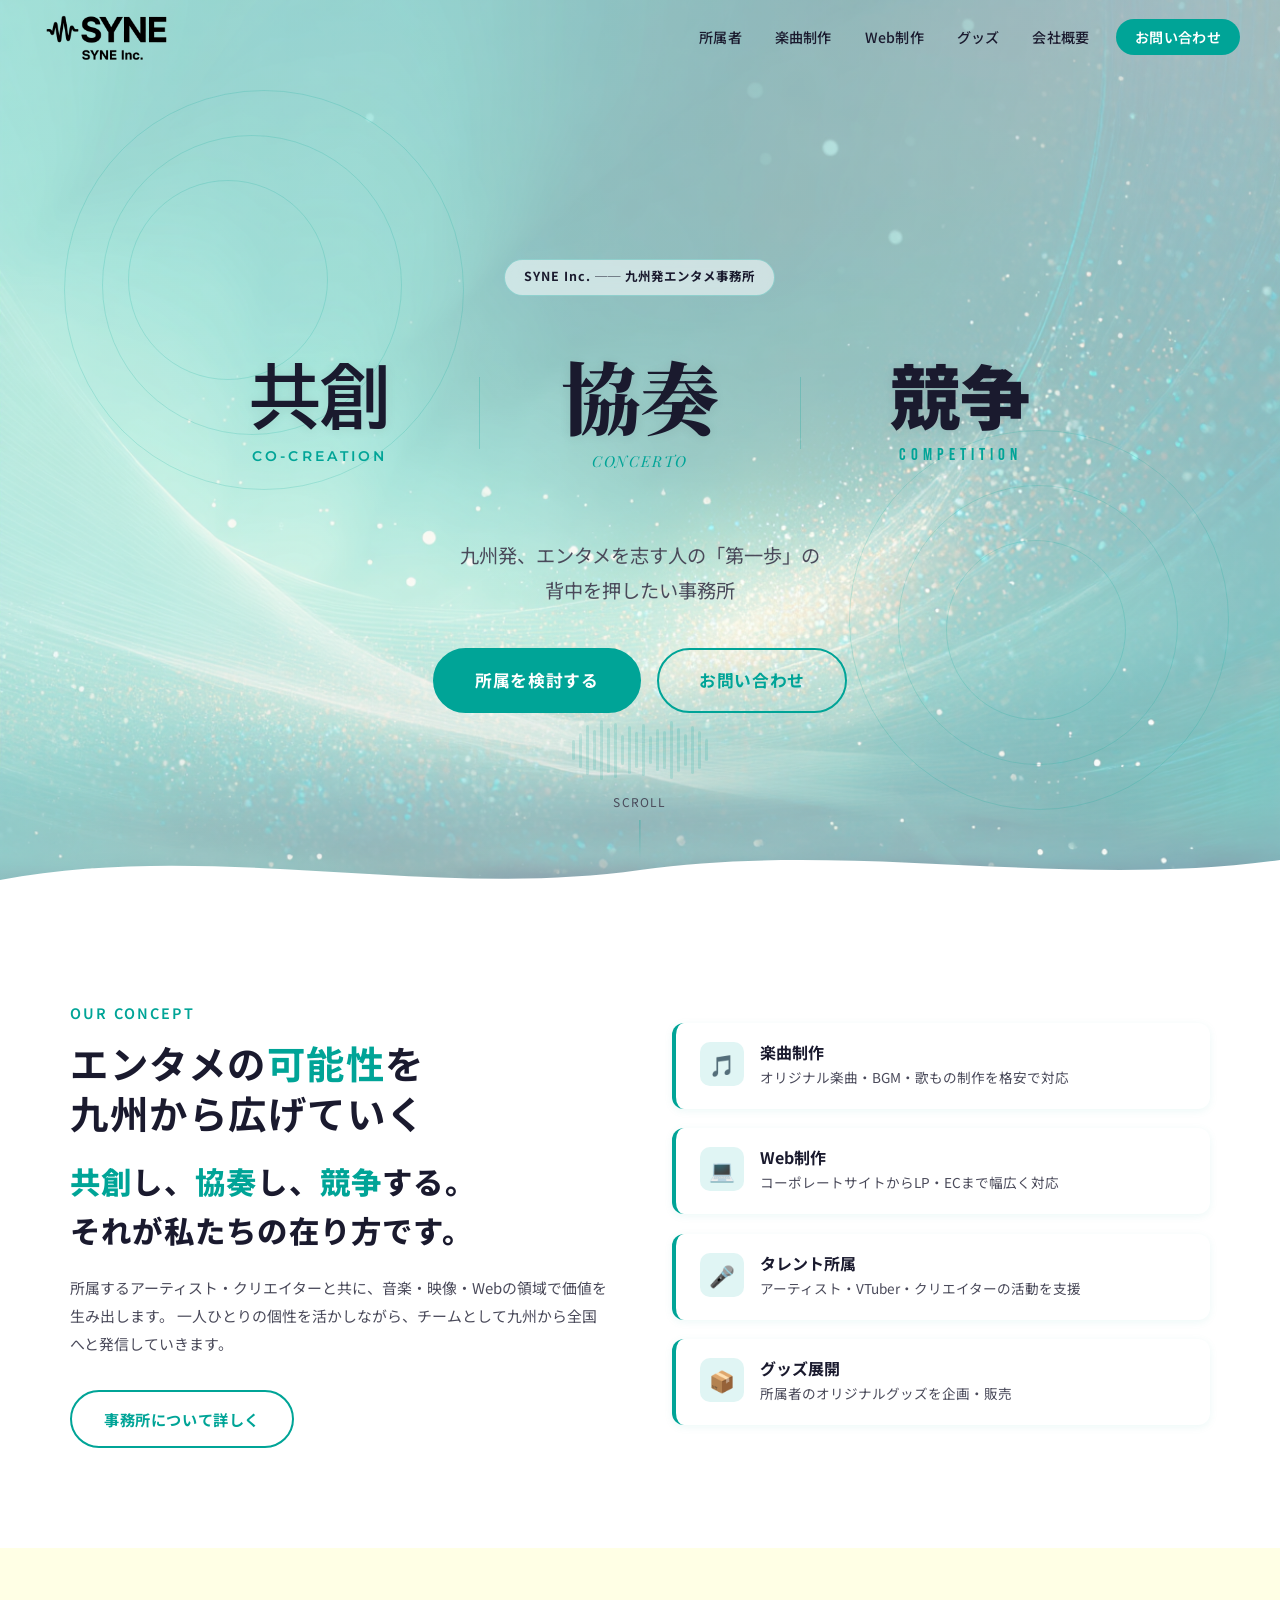
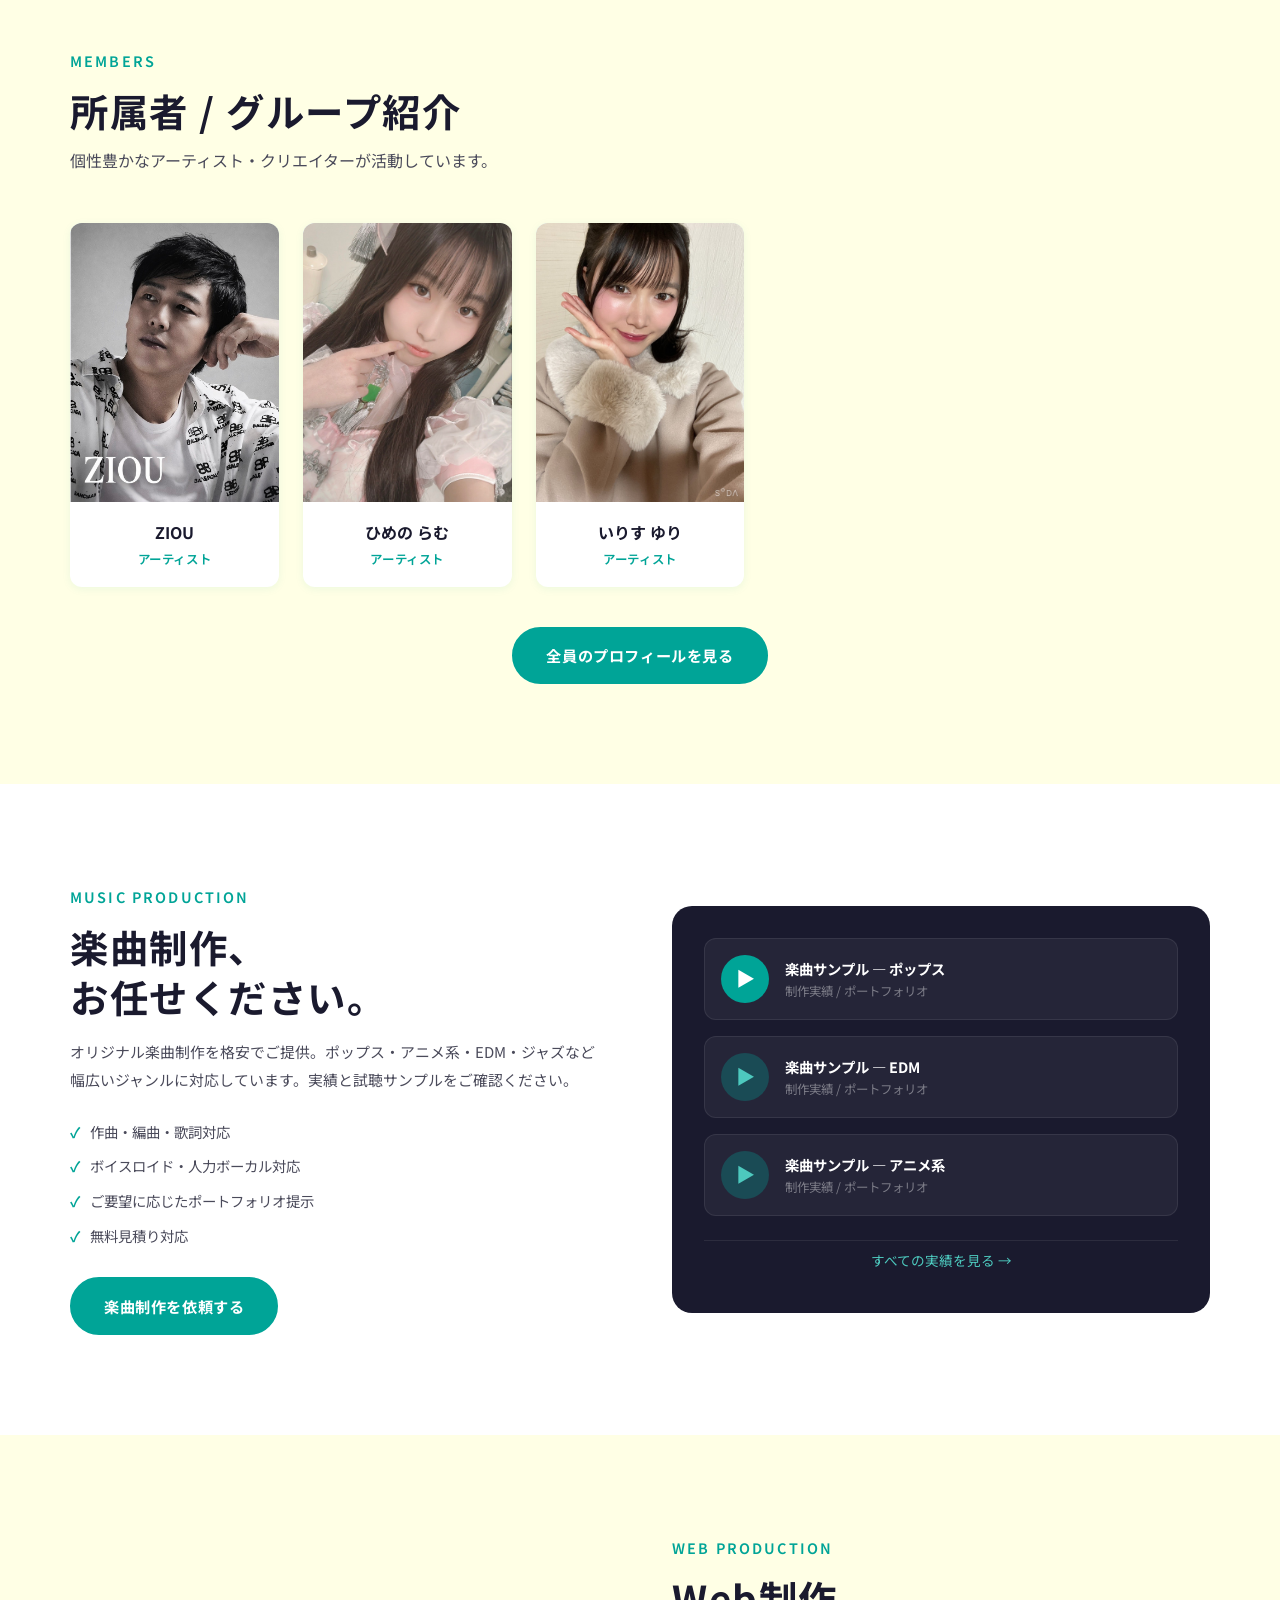
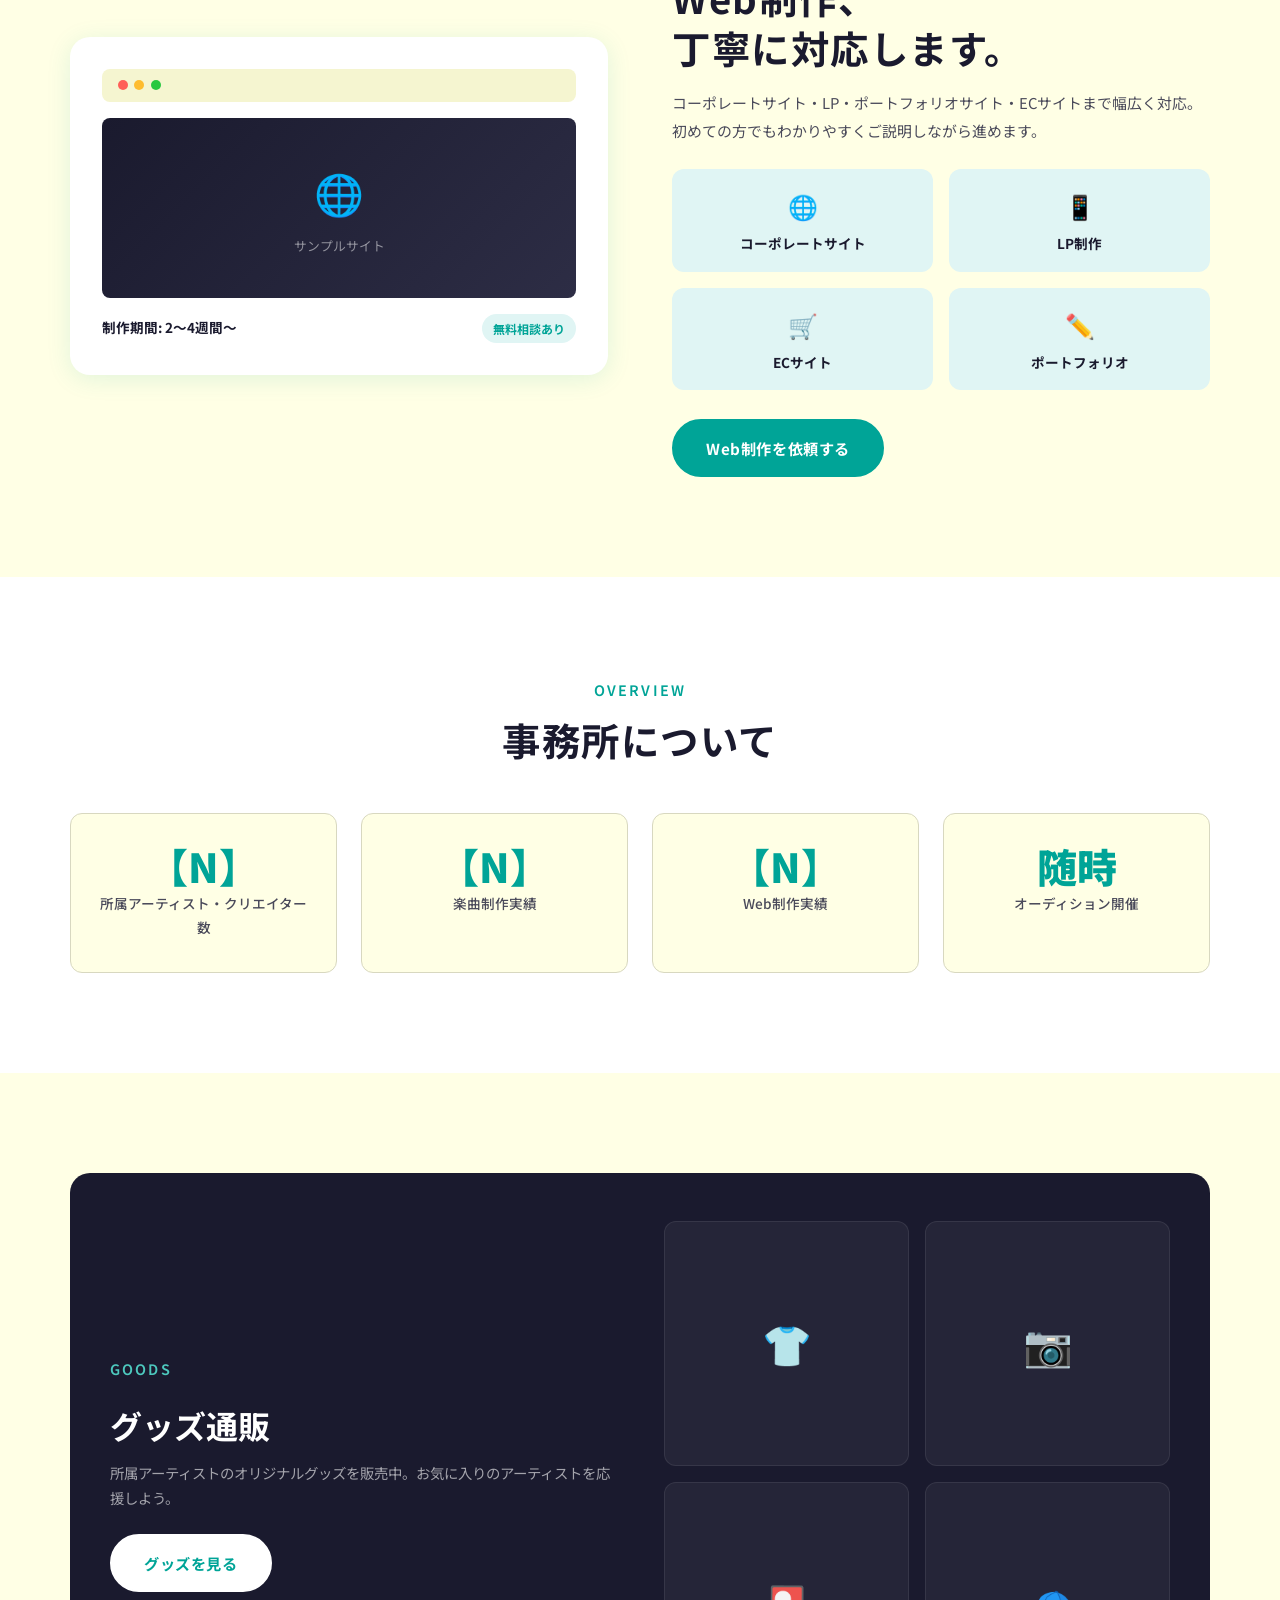
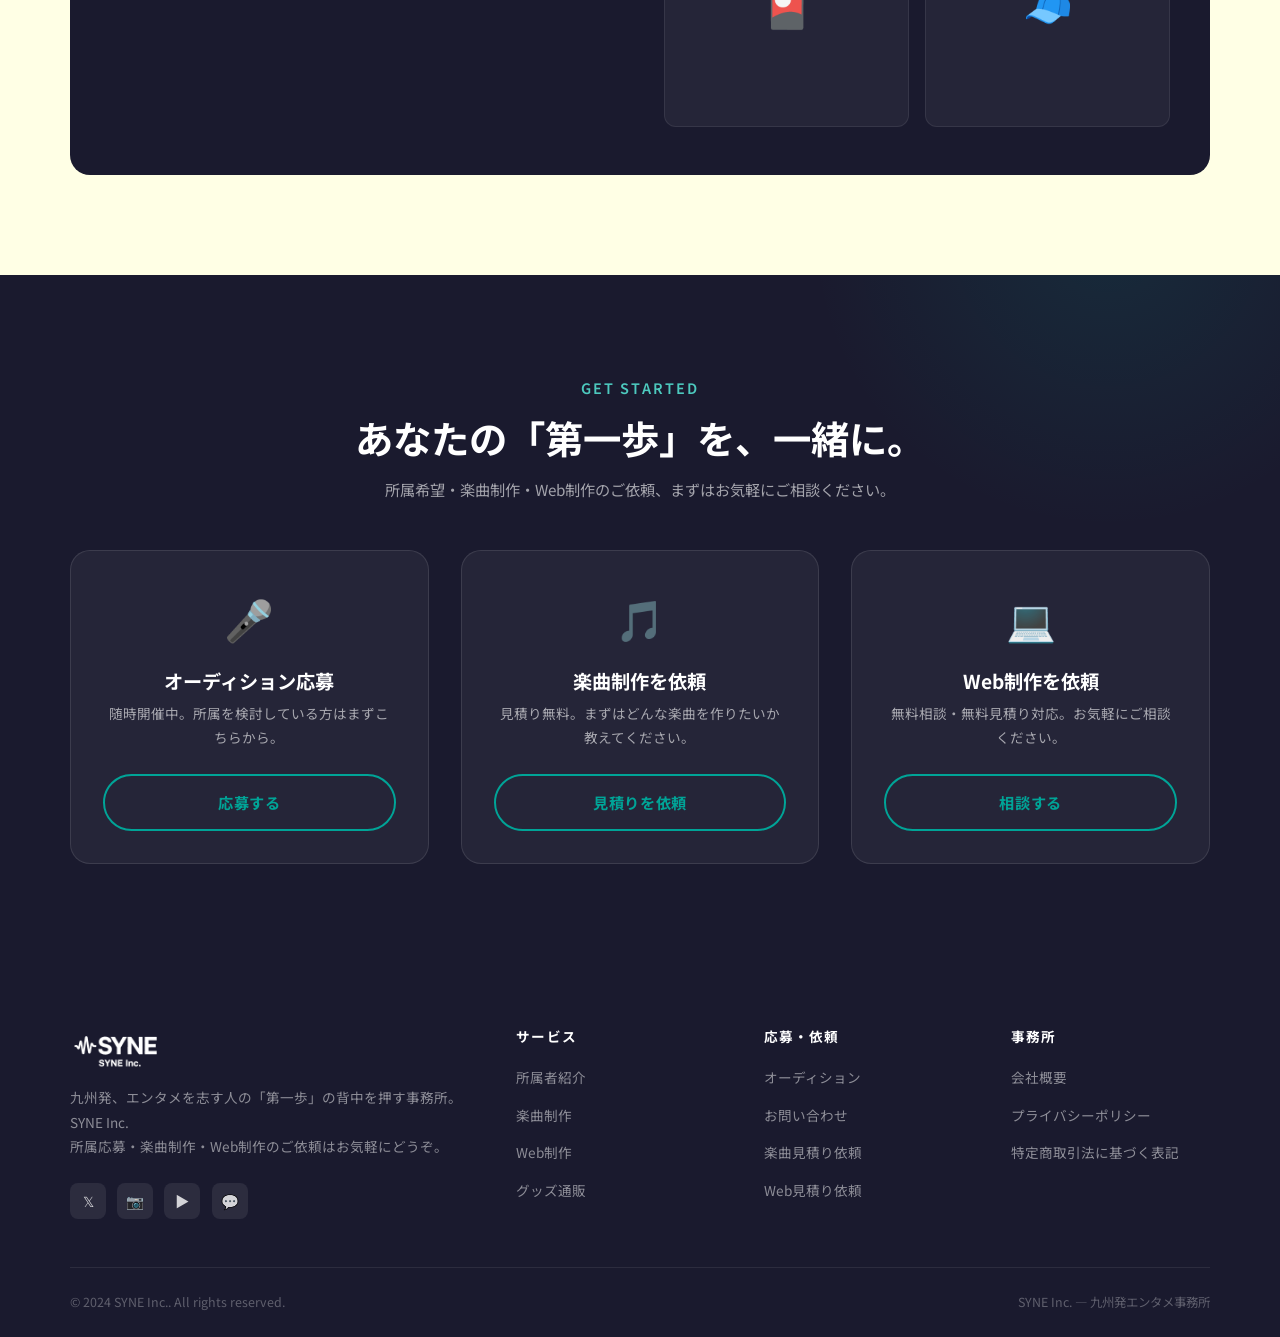
<file: index.html>
<!DOCTYPE html>
<html lang="ja">
<head>
  <meta charset="UTF-8">
  <meta name="viewport" content="width=device-width, initial-scale=1.0">
  <title>SYNE Inc. - 共創 協奏 競争</title>
  <meta name="description" content="九州発、エンタメを志す人の「第一歩」の背中を押す事務所。SYNE Inc.所属応募・楽曲制作・Web制作のご依頼はこちら。">
  <link rel="preconnect" href="https://fonts.googleapis.com">
  <link rel="preconnect" href="https://fonts.gstatic.com" crossorigin>
  <link href="https://fonts.googleapis.com/css2?family=Noto+Sans+JP:wght@400;500;700;900&family=Noto+Serif+JP:wght@700;900&family=BIZ+UDPGothic:wght@400;700&family=Montserrat:wght@500;600;700&family=Playfair+Display:ital,wght@0,700;1,400;1,700&family=Bebas+Neue&display=swap" rel="stylesheet">
  <link rel="stylesheet" href="css/style.css">
  <style>
    /* Additional top-page styles */
    .overview-grid {
      display: grid;
      grid-template-columns: repeat(auto-fit, minmax(200px, 1fr));
      gap: 1.5rem;
    }
    .overview-item {
      text-align: center;
      padding: 2rem 1.5rem;
      background: var(--base);
      border-radius: var(--radius);
      border: 1px solid var(--border);
      transition: transform var(--transition), box-shadow var(--transition);
    }
    .overview-item:hover {
      transform: translateY(-4px);
      box-shadow: var(--shadow);
    }
    .overview-num {
      font-size: 2.5rem;
      font-weight: 900;
      color: var(--accent);
      line-height: 1;
      margin-bottom: 0.4rem;
    }
    .overview-label {
      font-size: 0.85rem;
      color: var(--text-mid);
      font-weight: 500;
    }
    .goods-preview-inner {
      background: var(--text-dark);
      border-radius: var(--radius-lg);
      padding: 3rem 2.5rem;
      display: grid;
      grid-template-columns: 1fr 1fr;
      gap: 3rem;
      align-items: center;
    }
    .goods-preview-text h2 {
      font-size: clamp(1.4rem, 2.5vw, 2rem);
      color: var(--white);
      margin-bottom: 0.8rem;
    }
    .goods-preview-text p {
      color: rgba(255,255,255,0.6);
      font-size: 0.9rem;
      margin-bottom: 1.5rem;
    }
    .goods-preview-items {
      display: grid;
      grid-template-columns: 1fr 1fr;
      gap: 1rem;
    }
    .goods-preview-item {
      background: rgba(255,255,255,0.05);
      border-radius: var(--radius);
      aspect-ratio: 1;
      display: flex;
      align-items: center;
      justify-content: center;
      font-size: 2.5rem;
      border: 1px solid rgba(255,255,255,0.08);
      transition: background var(--transition);
    }
    .goods-preview-item:hover {
      background: rgba(0, 164, 151, 0.15);
    }
    @media (max-width: 700px) {
      .goods-preview-inner {
        grid-template-columns: 1fr;
      }
    }
  </style>
</head>
<body>

<!-- NAVIGATION -->
<nav class="navbar">
  <div class="nav-container">
    <a href="index.html" class="nav-logo">
      <img src="images/logo.png" alt="事務所名" class="nav-logo-img" onerror="this.outerHTML='【<span class=&quot;logo-accent&quot;>事務所名</span>】'">
    </a>
    <button class="nav-toggle" aria-label="メニュー">
      <span></span><span></span><span></span>
    </button>
    <ul class="nav-menu">
      <li><a href="profiles.html">所属者</a></li>
      <li><a href="music.html">楽曲制作</a></li>
      <li><a href="web.html">Web制作</a></li>
      <li><a href="goods.html">グッズ</a></li>
      <li><a href="company.html">会社概要</a></li>
      <li><a href="contact.html" class="btn-nav">お問い合わせ</a></li>
    </ul>
  </div>
</nav>

<!-- HERO / FIRST VIEW -->
<section class="hero">
  <div class="hero-bg">
    <div class="wave-circle"></div>
    <div class="wave-circle"></div>
    <div class="wave-circle"></div>
    <div class="wave-circle"></div>
    <div class="wave-circle"></div>
    <div class="wave-circle"></div>
  </div>

  <div class="hero-content">
    <div class="hero-tag">SYNE Inc. ── 九州発エンタメ事務所</div>
  </div>

  <div class="hero-concepts" role="heading" aria-level="1">
    <div class="concept-item concept-1">
      <span class="concept-ja">共創</span>
      <span class="concept-en">Co-creation</span>
    </div>
    <div class="concept-divider"></div>
    <div class="concept-item concept-2">
      <span class="concept-ja">協奏</span>
      <span class="concept-en">Concerto</span>
    </div>
    <div class="concept-divider"></div>
    <div class="concept-item concept-3">
      <span class="concept-ja">競争</span>
      <span class="concept-en">Competition</span>
    </div>
  </div>

  <div class="hero-content">
    <p class="hero-sub">
      九州発、エンタメを志す人の「第一歩」の<br>背中を押したい事務所
    </p>
    <div class="hero-ctas">
      <a href="audition.html" class="btn btn-primary btn-lg">所属を検討する</a>
      <a href="contact.html" class="btn btn-outline btn-lg">お問い合わせ</a>
    </div>
  </div>

  <!-- Sound wave decoration -->
  <div class="sound-wave" aria-hidden="true">
    <div class="sound-bar"></div><div class="sound-bar"></div><div class="sound-bar"></div>
    <div class="sound-bar"></div><div class="sound-bar"></div><div class="sound-bar"></div>
    <div class="sound-bar"></div><div class="sound-bar"></div><div class="sound-bar"></div>
    <div class="sound-bar"></div><div class="sound-bar"></div><div class="sound-bar"></div>
    <div class="sound-bar"></div><div class="sound-bar"></div><div class="sound-bar"></div>
    <div class="sound-bar"></div><div class="sound-bar"></div><div class="sound-bar"></div>
    <div class="sound-bar"></div><div class="sound-bar"></div>
  </div>

  <div class="hero-scroll">SCROLL</div>

  <!-- Wave bottom -->
  <div class="hero-wave-bottom">
    <svg viewBox="0 0 1440 60" xmlns="http://www.w3.org/2000/svg" preserveAspectRatio="none" style="display:block;width:100%;height:60px;">
      <path d="M0,40 C240,0 480,60 720,30 C960,0 1200,50 1440,20 L1440,60 L0,60 Z" fill="#ffffff"/>
    </svg>
  </div>
</section>

<!-- MISSION / CONCEPT -->
<section class="section section--alt">
  <div class="container">
    <div class="mission-grid">
      <div class="reveal">
        <p class="section-subtitle">OUR CONCEPT</p>
        <h2 class="section-title" style="margin-bottom:1.2rem;">
          エンタメの<span>可能性</span>を<br>九州から広げていく
        </h2>
        <p class="mission-copy">
          <em>共創</em>し、<em>協奏</em>し、<em>競争</em>する。<br>
          それが私たちの在り方です。
        </p>
        <p style="margin-top:1.2rem; color:var(--text-mid); font-size:0.93rem; line-height:1.9;">
          所属するアーティスト・クリエイターと共に、音楽・映像・Webの領域で価値を生み出します。
          一人ひとりの個性を活かしながら、チームとして九州から全国へと発信していきます。
        </p>
        <div style="margin-top:2rem;">
          <a href="company.html" class="btn btn-outline">事務所について詳しく</a>
        </div>
      </div>

      <div class="mission-visual reveal reveal-delay-2">
        <div class="mission-card">
          <div class="mission-card-icon">🎵</div>
          <div>
            <h3>楽曲制作</h3>
            <p>オリジナル楽曲・BGM・歌もの制作を格安で対応</p>
          </div>
        </div>
        <div class="mission-card">
          <div class="mission-card-icon">💻</div>
          <div>
            <h3>Web制作</h3>
            <p>コーポレートサイトからLP・ECまで幅広く対応</p>
          </div>
        </div>
        <div class="mission-card">
          <div class="mission-card-icon">🎤</div>
          <div>
            <h3>タレント所属</h3>
            <p>アーティスト・VTuber・クリエイターの活動を支援</p>
          </div>
        </div>
        <div class="mission-card">
          <div class="mission-card-icon">📦</div>
          <div>
            <h3>グッズ展開</h3>
            <p>所属者のオリジナルグッズを企画・販売</p>
          </div>
        </div>
      </div>
    </div>
  </div>
</section>

<!-- MEMBERS PREVIEW -->
<section class="section">
  <div class="container">
    <div class="section-header reveal">
      <p class="section-subtitle">MEMBERS</p>
      <h2 class="section-title">所属者 / グループ紹介</h2>
      <p class="section-lead" style="margin-top:0.6rem;">
        個性豊かなアーティスト・クリエイターが活動しています。
      </p>
    </div>

    <div class="member-preview-grid reveal">
      <div class="member-card">
        <div class="member-card-photo">
          <img src="images/member-ziou.jpg" alt="ZIOU">
        </div>
        <div class="member-card-body">
          <div class="member-card-name">ZIOU</div>
          <div class="member-card-role">アーティスト</div>
        </div>
      </div>
      <div class="member-card">
        <div class="member-card-photo">
          <img src="images/member-himeno.jpg" alt="ひめの らむ">
        </div>
        <div class="member-card-body">
          <div class="member-card-name">ひめの らむ</div>
          <div class="member-card-role">アーティスト</div>
        </div>
      </div>
      <div class="member-card">
        <div class="member-card-photo">
          <img src="images/member-iris.jpg" alt="いりす ゆり">
        </div>
        <div class="member-card-body">
          <div class="member-card-name">いりす ゆり</div>
          <div class="member-card-role">アーティスト</div>
        </div>
      </div>
    </div>

    <div style="text-align:center; margin-top:2.5rem;" class="reveal">
      <a href="profiles.html" class="btn btn-primary">全員のプロフィールを見る</a>
    </div>
  </div>
</section>

<!-- MUSIC SERVICE -->
<section class="section section--alt">
  <div class="container">
    <div style="display:grid; grid-template-columns:1fr 1fr; gap:4rem; align-items:center;">
      <div class="reveal">
        <p class="section-subtitle">MUSIC PRODUCTION</p>
        <h2 class="section-title">楽曲制作、<br>お任せください。</h2>
        <p style="color:var(--text-mid); font-size:0.93rem; line-height:1.9; margin:1rem 0 1.5rem;">
          オリジナル楽曲制作を格安でご提供。ポップス・アニメ系・EDM・ジャズなど幅広いジャンルに対応しています。実績と試聴サンプルをご確認ください。
        </p>
        <ul style="list-style:none; margin-bottom:1.8rem;">
          <li style="display:flex; gap:0.6rem; margin-bottom:0.6rem; font-size:0.9rem; color:var(--text-mid);">
            <span style="color:var(--accent); font-weight:700;">✓</span> 作曲・編曲・歌詞対応
          </li>
          <li style="display:flex; gap:0.6rem; margin-bottom:0.6rem; font-size:0.9rem; color:var(--text-mid);">
            <span style="color:var(--accent); font-weight:700;">✓</span> ボイスロイド・人力ボーカル対応
          </li>
          <li style="display:flex; gap:0.6rem; margin-bottom:0.6rem; font-size:0.9rem; color:var(--text-mid);">
            <span style="color:var(--accent); font-weight:700;">✓</span> ご要望に応じたポートフォリオ提示
          </li>
          <li style="display:flex; gap:0.6rem; font-size:0.9rem; color:var(--text-mid);">
            <span style="color:var(--accent); font-weight:700;">✓</span> 無料見積り対応
          </li>
        </ul>
        <a href="music.html" class="btn btn-primary">楽曲制作を依頼する</a>
      </div>
      <div class="reveal reveal-delay-2">
        <div style="background:var(--text-dark); border-radius:var(--radius-lg); padding:2rem; display:flex; flex-direction:column; gap:1rem;">
          <div style="background:rgba(255,255,255,0.05); border-radius:var(--radius); padding:1rem; display:flex; align-items:center; gap:1rem; border:1px solid rgba(255,255,255,0.08);">
            <div style="width:48px;height:48px;background:var(--accent);border-radius:50%;display:flex;align-items:center;justify-content:center;color:white;font-size:1.2rem;flex-shrink:0;">▶</div>
            <div>
              <div style="color:white;font-size:0.9rem;font-weight:700;">楽曲サンプル — ポップス</div>
              <div style="color:rgba(255,255,255,0.4);font-size:0.78rem;">制作実績 / ポートフォリオ</div>
            </div>
          </div>
          <div style="background:rgba(255,255,255,0.05); border-radius:var(--radius); padding:1rem; display:flex; align-items:center; gap:1rem; border:1px solid rgba(255,255,255,0.08);">
            <div style="width:48px;height:48px;background:rgba(0,164,151,0.3);border-radius:50%;display:flex;align-items:center;justify-content:center;color:var(--accent-mid);font-size:1.2rem;flex-shrink:0;">▶</div>
            <div>
              <div style="color:white;font-size:0.9rem;font-weight:700;">楽曲サンプル — EDM</div>
              <div style="color:rgba(255,255,255,0.4);font-size:0.78rem;">制作実績 / ポートフォリオ</div>
            </div>
          </div>
          <div style="background:rgba(255,255,255,0.05); border-radius:var(--radius); padding:1rem; display:flex; align-items:center; gap:1rem; border:1px solid rgba(255,255,255,0.08);">
            <div style="width:48px;height:48px;background:rgba(0,164,151,0.3);border-radius:50%;display:flex;align-items:center;justify-content:center;color:var(--accent-mid);font-size:1.2rem;flex-shrink:0;">▶</div>
            <div>
              <div style="color:white;font-size:0.9rem;font-weight:700;">楽曲サンプル — アニメ系</div>
              <div style="color:rgba(255,255,255,0.4);font-size:0.78rem;">制作実績 / ポートフォリオ</div>
            </div>
          </div>
          <a href="music.html" style="text-align:center;color:var(--accent-mid);font-size:0.85rem;padding:0.5rem;border-top:1px solid rgba(255,255,255,0.08);margin-top:0.5rem;">
            すべての実績を見る →
          </a>
        </div>
      </div>
    </div>
  </div>
</section>

<!-- WEB SERVICE -->
<section class="section">
  <div class="container">
    <div style="display:grid; grid-template-columns:1fr 1fr; gap:4rem; align-items:center;">
      <div class="reveal" style="order:2;">
        <p class="section-subtitle">WEB PRODUCTION</p>
        <h2 class="section-title">Web制作、<br>丁寧に対応します。</h2>
        <p style="color:var(--text-mid); font-size:0.93rem; line-height:1.9; margin:1rem 0 1.5rem;">
          コーポレートサイト・LP・ポートフォリオサイト・ECサイトまで幅広く対応。初めての方でもわかりやすくご説明しながら進めます。
        </p>
        <div style="display:grid; grid-template-columns:1fr 1fr; gap:1rem; margin-bottom:1.8rem;">
          <div style="background:var(--accent-light); border-radius:var(--radius); padding:1rem; text-align:center;">
            <div style="font-size:1.5rem; margin-bottom:0.3rem;">🌐</div>
            <div style="font-size:0.85rem; font-weight:700;">コーポレートサイト</div>
          </div>
          <div style="background:var(--accent-light); border-radius:var(--radius); padding:1rem; text-align:center;">
            <div style="font-size:1.5rem; margin-bottom:0.3rem;">📱</div>
            <div style="font-size:0.85rem; font-weight:700;">LP制作</div>
          </div>
          <div style="background:var(--accent-light); border-radius:var(--radius); padding:1rem; text-align:center;">
            <div style="font-size:1.5rem; margin-bottom:0.3rem;">🛒</div>
            <div style="font-size:0.85rem; font-weight:700;">ECサイト</div>
          </div>
          <div style="background:var(--accent-light); border-radius:var(--radius); padding:1rem; text-align:center;">
            <div style="font-size:1.5rem; margin-bottom:0.3rem;">✏️</div>
            <div style="font-size:0.85rem; font-weight:700;">ポートフォリオ</div>
          </div>
        </div>
        <a href="web.html" class="btn btn-primary">Web制作を依頼する</a>
      </div>
      <div class="reveal reveal-delay-2" style="order:1;">
        <div style="background:var(--white); border-radius:var(--radius-lg); padding:2rem; box-shadow:var(--shadow);">
          <div style="background:var(--base-dark); border-radius:8px; padding:0.7rem 1rem; display:flex; gap:0.4rem; margin-bottom:1rem;">
            <div style="width:10px;height:10px;border-radius:50%;background:#ff5f57;"></div>
            <div style="width:10px;height:10px;border-radius:50%;background:#febc2e;"></div>
            <div style="width:10px;height:10px;border-radius:50%;background:#28c840;"></div>
          </div>
          <div style="height:180px; background:linear-gradient(135deg,var(--text-dark),#2d2d45); border-radius:8px; display:flex;align-items:center;justify-content:center;">
            <div style="text-align:center;">
              <div style="color:var(--accent-mid); font-size:2.5rem;">🌐</div>
              <div style="color:rgba(255,255,255,0.5); font-size:0.8rem; margin-top:0.5rem;">サンプルサイト</div>
            </div>
          </div>
          <div style="margin-top:1rem; display:flex; justify-content:space-between; align-items:center;">
            <span style="font-size:0.85rem; font-weight:700; color:var(--text-dark);">制作期間: 2〜4週間〜</span>
            <span style="background:var(--accent-light); color:var(--accent); padding:0.25rem 0.7rem; border-radius:50px; font-size:0.75rem; font-weight:700;">無料相談あり</span>
          </div>
        </div>
      </div>
    </div>
  </div>
</section>

<!-- STATS / OVERVIEW -->
<section class="section section--alt">
  <div class="container">
    <div class="section-header section-header--center reveal">
      <p class="section-subtitle">OVERVIEW</p>
      <h2 class="section-title">事務所について</h2>
    </div>
    <div class="overview-grid reveal">
      <div class="overview-item">
        <div class="overview-num">【N】</div>
        <div class="overview-label">所属アーティスト・クリエイター数</div>
      </div>
      <div class="overview-item">
        <div class="overview-num">【N】</div>
        <div class="overview-label">楽曲制作実績</div>
      </div>
      <div class="overview-item">
        <div class="overview-num">【N】</div>
        <div class="overview-label">Web制作実績</div>
      </div>
      <div class="overview-item">
        <div class="overview-num">随時</div>
        <div class="overview-label">オーディション開催</div>
      </div>
    </div>
  </div>
</section>

<!-- GOODS -->
<section class="section">
  <div class="container">
    <div class="goods-preview-inner reveal">
      <div class="goods-preview-text">
        <p class="section-subtitle" style="color:var(--accent-mid);">GOODS</p>
        <h2>グッズ通販</h2>
        <p>所属アーティストのオリジナルグッズを販売中。お気に入りのアーティストを応援しよう。</p>
        <a href="goods.html" class="btn btn-white">グッズを見る</a>
      </div>
      <div class="goods-preview-items">
        <div class="goods-preview-item">👕</div>
        <div class="goods-preview-item">📷</div>
        <div class="goods-preview-item">🎴</div>
        <div class="goods-preview-item">🧢</div>
      </div>
    </div>
  </div>
</section>

<!-- CTA: AUDITION / CONTACT -->
<section class="cta-section">
  <div class="container">
    <div class="text-center reveal" style="margin-bottom:3rem;">
      <p class="section-subtitle" style="color:var(--accent-mid);">GET STARTED</p>
      <h2 style="font-size:clamp(1.6rem,3vw,2.4rem); color:var(--white);">あなたの「第一歩」を、一緒に。</h2>
      <p style="color:rgba(255,255,255,0.6); font-size:0.95rem; margin-top:0.8rem;">
        所属希望・楽曲制作・Web制作のご依頼、まずはお気軽にご相談ください。
      </p>
    </div>
    <div class="cta-grid reveal">
      <div class="cta-card">
        <div class="cta-card-icon">🎤</div>
        <h3>オーディション応募</h3>
        <p>随時開催中。所属を検討している方はまずこちらから。</p>
        <a href="audition.html" class="btn btn-outline" style="width:100%; justify-content:center;">応募する</a>
      </div>
      <div class="cta-card">
        <div class="cta-card-icon">🎵</div>
        <h3>楽曲制作を依頼</h3>
        <p>見積り無料。まずはどんな楽曲を作りたいか教えてください。</p>
        <a href="contact.html?type=music" class="btn btn-outline" style="width:100%; justify-content:center;">見積りを依頼</a>
      </div>
      <div class="cta-card">
        <div class="cta-card-icon">💻</div>
        <h3>Web制作を依頼</h3>
        <p>無料相談・無料見積り対応。お気軽にご相談ください。</p>
        <a href="contact.html?type=web" class="btn btn-outline" style="width:100%; justify-content:center;">相談する</a>
      </div>
    </div>
  </div>
</section>

<!-- FOOTER -->
<footer class="footer">
  <div class="container">
    <div class="footer-inner">
      <div>
        <div class="footer-logo">
          <img src="images/logo.png" alt="事務所名" class="footer-logo-img" onerror="this.outerHTML='【<span class=&quot;logo-accent&quot;>事務所名</span>】'">
        </div>
        <p class="footer-desc">
          九州発、エンタメを志す人の「第一歩」の背中を押す事務所。SYNE Inc.<br>
          所属応募・楽曲制作・Web制作のご依頼はお気軽にどうぞ。
        </p>
        <div class="footer-sns">
          <a href="#" title="X(Twitter)">𝕏</a>
          <a href="#" title="Instagram">📷</a>
          <a href="#" title="YouTube">▶</a>
          <a href="#" title="LINE">💬</a>
        </div>
      </div>
      <div class="footer-col">
        <h4>サービス</h4>
        <ul>
          <li><a href="profiles.html">所属者紹介</a></li>
          <li><a href="music.html">楽曲制作</a></li>
          <li><a href="web.html">Web制作</a></li>
          <li><a href="goods.html">グッズ通販</a></li>
        </ul>
      </div>
      <div class="footer-col">
        <h4>応募・依頼</h4>
        <ul>
          <li><a href="audition.html">オーディション</a></li>
          <li><a href="contact.html">お問い合わせ</a></li>
          <li><a href="contact.html?type=music">楽曲見積り依頼</a></li>
          <li><a href="contact.html?type=web">Web見積り依頼</a></li>
        </ul>
      </div>
      <div class="footer-col">
        <h4>事務所</h4>
        <ul>
          <li><a href="company.html">会社概要</a></li>
          <li><a href="#">プライバシーポリシー</a></li>
          <li><a href="#">特定商取引法に基づく表記</a></li>
        </ul>
      </div>
    </div>
    <div class="footer-bottom">
      <span>© 2024 SYNE Inc.. All rights reserved.</span>
      <span>SYNE Inc. — 九州発エンタメ事務所</span>
    </div>
  </div>
</footer>

<script src="js/main.js"></script>
</body>
</html>
</file>
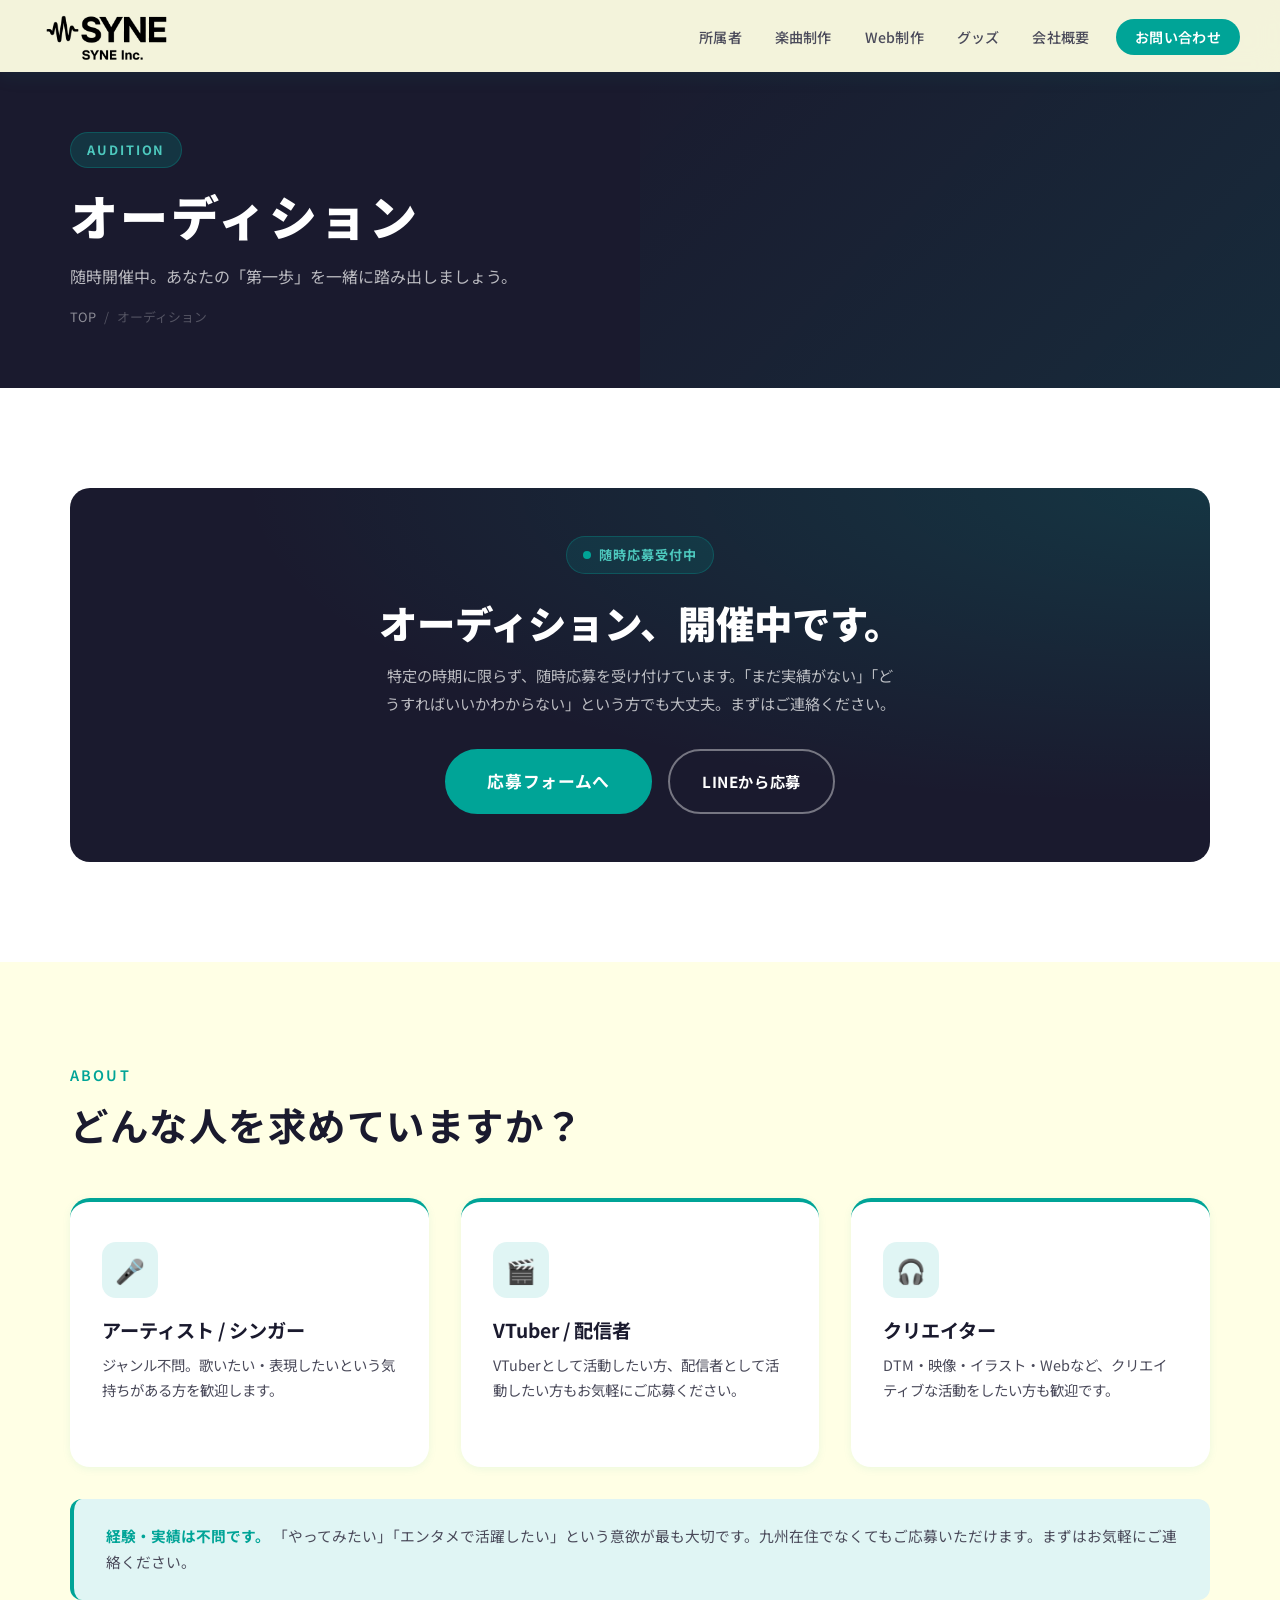
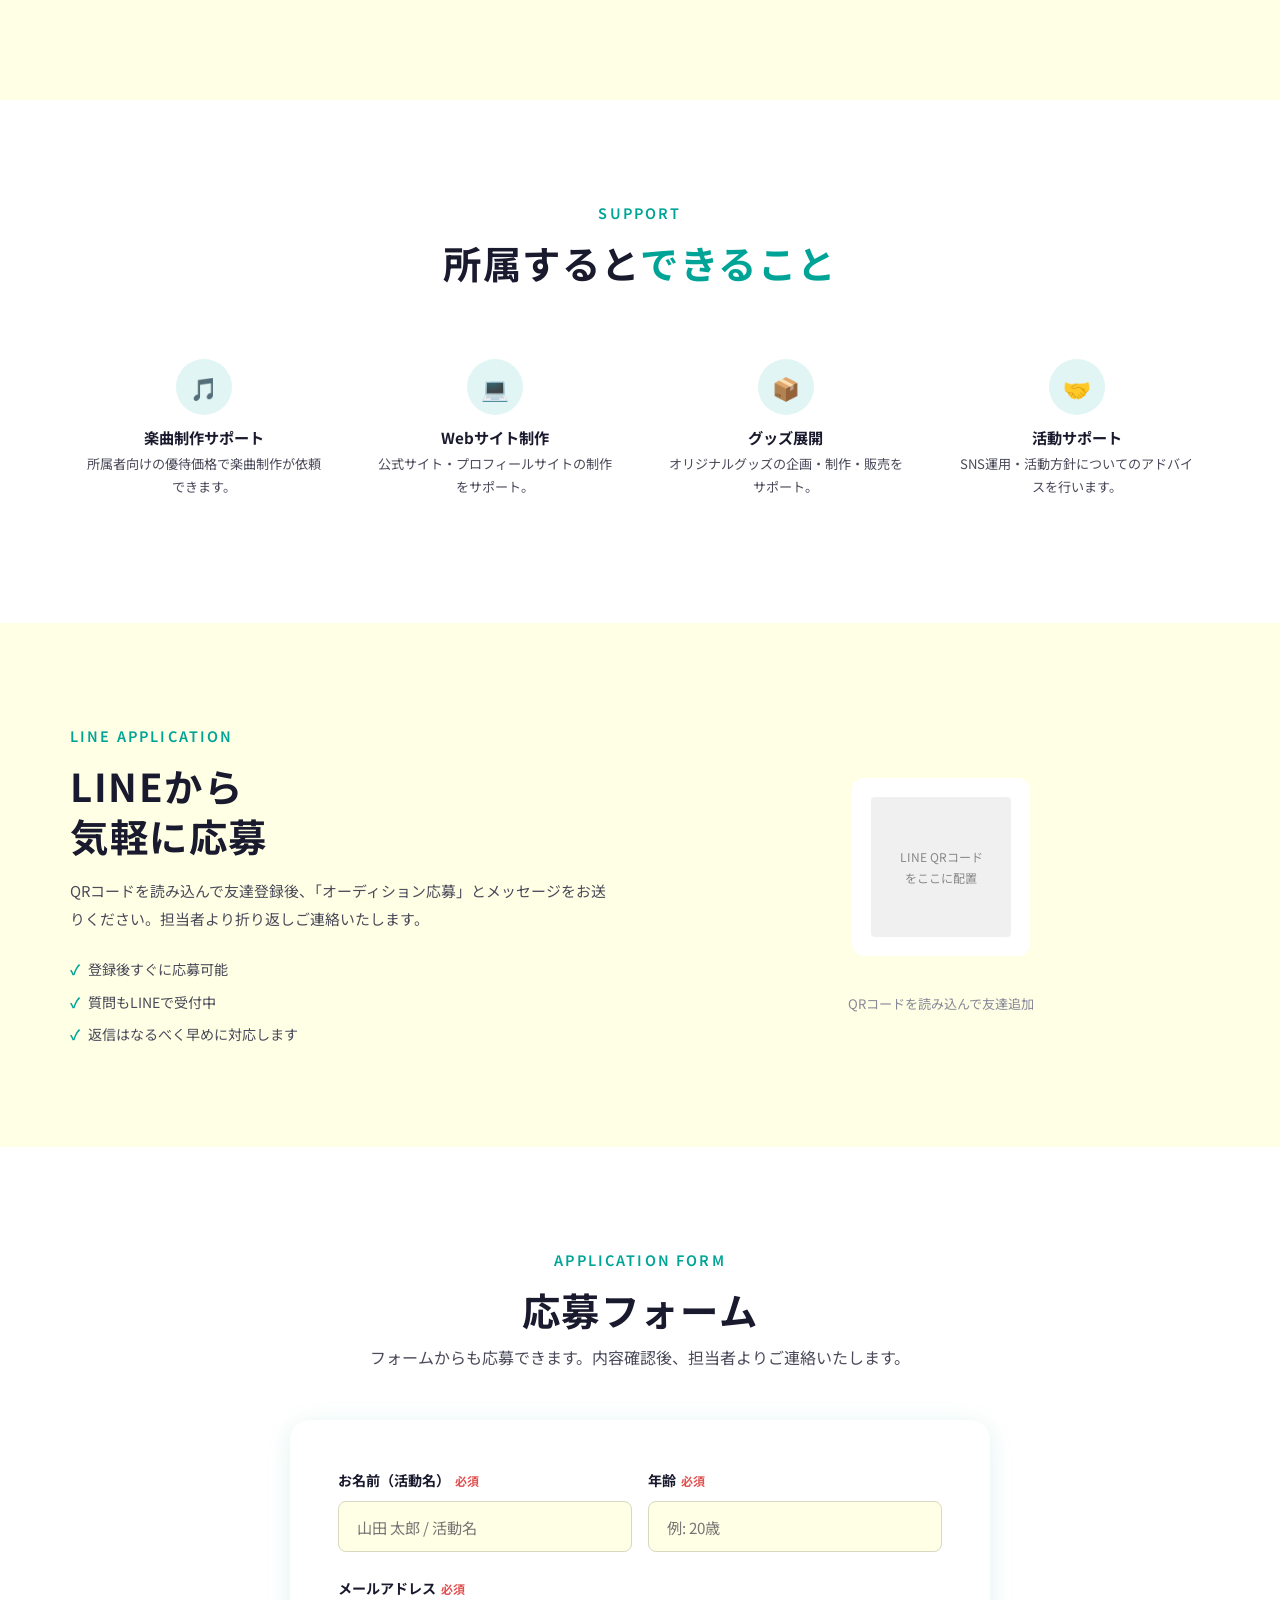
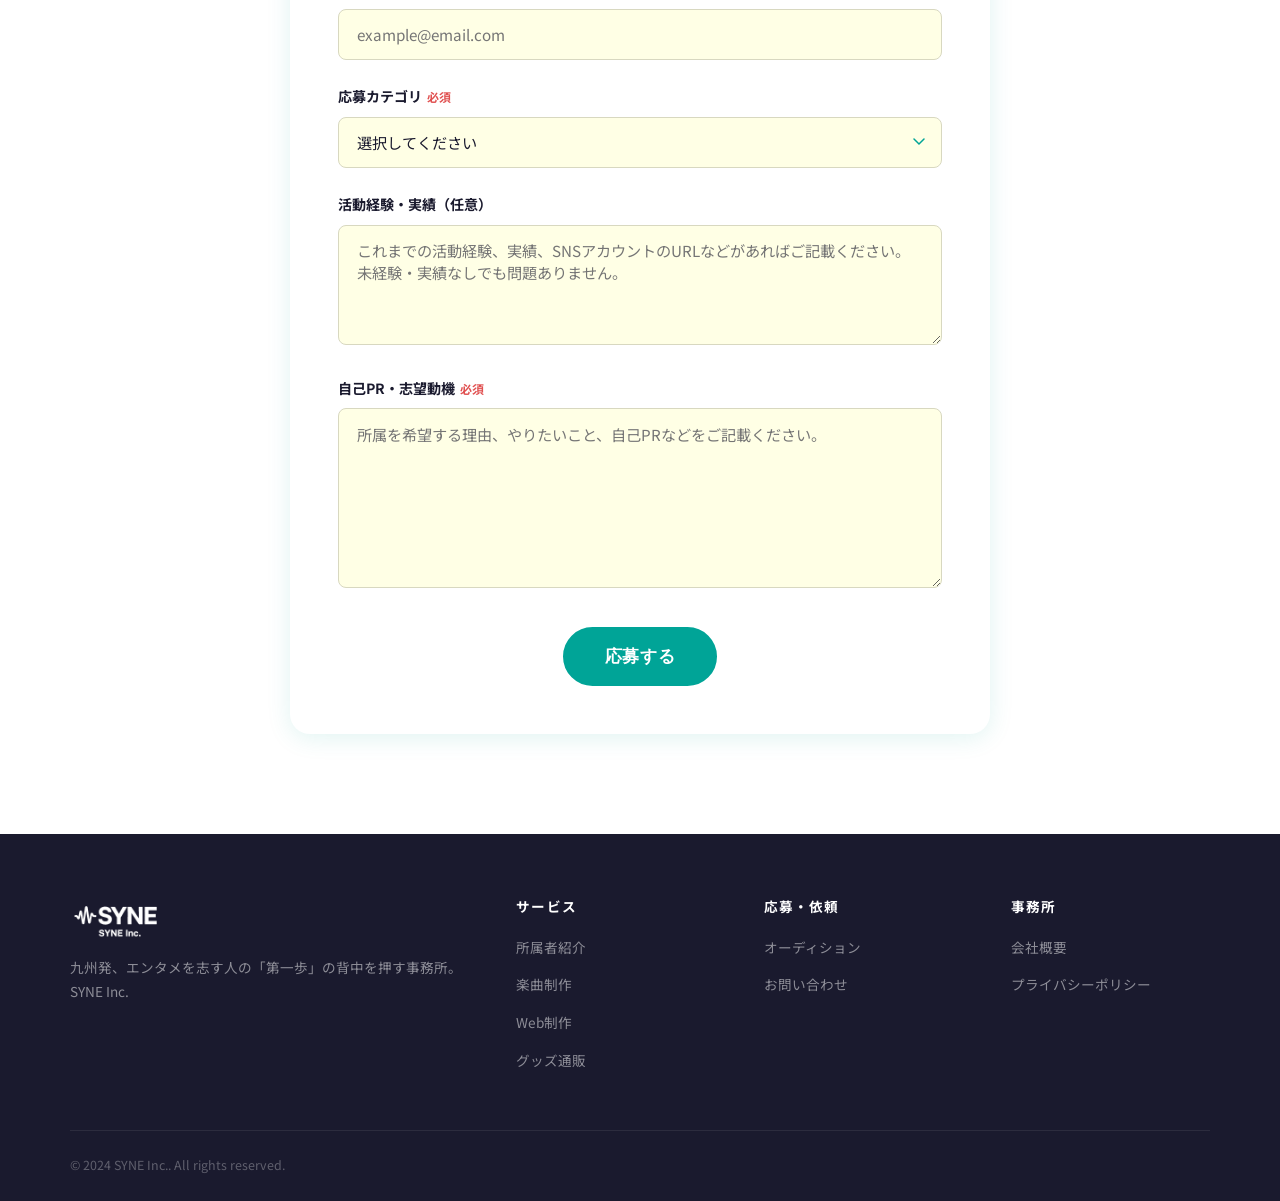
<file: audition.html>
<!DOCTYPE html>
<html lang="ja">
<head>
  <meta charset="UTF-8">
  <meta name="viewport" content="width=device-width, initial-scale=1.0">
  <title>オーディション応募 | SYNE Inc.</title>
  <meta name="description" content="SYNE Inc.のオーディションは随時開催中。所属希望の方はこちらからご応募ください。">
  <link rel="preconnect" href="https://fonts.googleapis.com">
  <link rel="preconnect" href="https://fonts.gstatic.com" crossorigin>
  <link href="https://fonts.googleapis.com/css2?family=Noto+Sans+JP:wght@400;500;700;900&display=swap" rel="stylesheet">
  <link rel="stylesheet" href="css/style.css">
</head>
<body>

<!-- NAVIGATION -->
<nav class="navbar scrolled">
  <div class="nav-container">
    <a href="index.html" class="nav-logo"><img src="images/logo.png" alt="事務所名" class="nav-logo-img" onerror="this.outerHTML='【<span class=&quot;logo-accent&quot;>事務所名</span>】'"></a>
    <button class="nav-toggle" aria-label="メニュー">
      <span></span><span></span><span></span>
    </button>
    <ul class="nav-menu">
      <li><a href="profiles.html">所属者</a></li>
      <li><a href="music.html">楽曲制作</a></li>
      <li><a href="web.html">Web制作</a></li>
      <li><a href="goods.html">グッズ</a></li>
      <li><a href="company.html">会社概要</a></li>
      <li><a href="contact.html" class="btn-nav">お問い合わせ</a></li>
    </ul>
  </div>
</nav>

<!-- PAGE HERO -->
<section class="page-hero">
  <div class="container">
    <div class="page-hero-tag">AUDITION</div>
    <h1>オーディション</h1>
    <p>随時開催中。あなたの「第一歩」を一緒に踏み出しましょう。</p>
    <div class="breadcrumb">
      <a href="index.html">TOP</a>
      <span>/</span>
      <span>オーディション</span>
    </div>
  </div>
</section>

<!-- STATUS HIGHLIGHT -->
<section class="section section--alt">
  <div class="container">
    <div class="audition-highlight reveal">
      <div class="audition-status">
        <div class="status-dot"></div>
        随時応募受付中
      </div>
      <h2 class="audition-title">オーディション、開催中です。</h2>
      <p style="color:rgba(255,255,255,0.7); max-width:520px; margin:0 auto 2rem; font-size:0.95rem; line-height:1.85;">
        特定の時期に限らず、随時応募を受け付けています。「まだ実績がない」「どうすればいいかわからない」という方でも大丈夫。まずはご連絡ください。
      </p>
      <div style="display:flex; gap:1rem; justify-content:center; flex-wrap:wrap;">
        <a href="#apply-form" class="btn btn-primary btn-lg">応募フォームへ</a>
        <a href="#line-apply" class="btn btn-outline" style="color:white; border-color:rgba(255,255,255,0.4);">LINEから応募</a>
      </div>
    </div>
  </div>
</section>

<!-- ABOUT -->
<section class="section">
  <div class="container">
    <div class="section-header reveal">
      <p class="section-subtitle">ABOUT</p>
      <h2 class="section-title">どんな人を求めていますか？</h2>
    </div>
    <div class="grid-3 reveal">
      <div class="service-card">
        <div class="service-icon">🎤</div>
        <h3>アーティスト / シンガー</h3>
        <p>ジャンル不問。歌いたい・表現したいという気持ちがある方を歓迎します。</p>
      </div>
      <div class="service-card">
        <div class="service-icon">🎬</div>
        <h3>VTuber / 配信者</h3>
        <p>VTuberとして活動したい方、配信者として活動したい方もお気軽にご応募ください。</p>
      </div>
      <div class="service-card">
        <div class="service-icon">🎧</div>
        <h3>クリエイター</h3>
        <p>DTM・映像・イラスト・Webなど、クリエイティブな活動をしたい方も歓迎です。</p>
      </div>
    </div>
    <div style="background:var(--accent-light); border-radius:var(--radius); padding:1.5rem 2rem; margin-top:2rem; border-left:4px solid var(--accent);" class="reveal">
      <p style="font-size:0.92rem; color:var(--text-mid); line-height:1.8;">
        <strong style="color:var(--accent);">経験・実績は不問です。</strong>
        「やってみたい」「エンタメで活躍したい」という意欲が最も大切です。九州在住でなくてもご応募いただけます。まずはお気軽にご連絡ください。
      </p>
    </div>
  </div>
</section>

<!-- WHAT YOU GET -->
<section class="section section--alt">
  <div class="container">
    <div class="section-header section-header--center reveal">
      <p class="section-subtitle">SUPPORT</p>
      <h2 class="section-title">所属すると<span>できること</span></h2>
    </div>
    <div class="grid-4 reveal">
      <div style="text-align:center; padding:1.5rem 1rem;">
        <div style="width:56px;height:56px;background:var(--accent-light);border-radius:50%;display:flex;align-items:center;justify-content:center;font-size:1.4rem;margin:0 auto 0.8rem;">🎵</div>
        <h4 style="font-size:0.95rem; margin-bottom:0.3rem;">楽曲制作サポート</h4>
        <p style="font-size:0.82rem; color:var(--text-mid);">所属者向けの優待価格で楽曲制作が依頼できます。</p>
      </div>
      <div style="text-align:center; padding:1.5rem 1rem;">
        <div style="width:56px;height:56px;background:var(--accent-light);border-radius:50%;display:flex;align-items:center;justify-content:center;font-size:1.4rem;margin:0 auto 0.8rem;">💻</div>
        <h4 style="font-size:0.95rem; margin-bottom:0.3rem;">Webサイト制作</h4>
        <p style="font-size:0.82rem; color:var(--text-mid);">公式サイト・プロフィールサイトの制作をサポート。</p>
      </div>
      <div style="text-align:center; padding:1.5rem 1rem;">
        <div style="width:56px;height:56px;background:var(--accent-light);border-radius:50%;display:flex;align-items:center;justify-content:center;font-size:1.4rem;margin:0 auto 0.8rem;">📦</div>
        <h4 style="font-size:0.95rem; margin-bottom:0.3rem;">グッズ展開</h4>
        <p style="font-size:0.82rem; color:var(--text-mid);">オリジナルグッズの企画・制作・販売をサポート。</p>
      </div>
      <div style="text-align:center; padding:1.5rem 1rem;">
        <div style="width:56px;height:56px;background:var(--accent-light);border-radius:50%;display:flex;align-items:center;justify-content:center;font-size:1.4rem;margin:0 auto 0.8rem;">🤝</div>
        <h4 style="font-size:0.95rem; margin-bottom:0.3rem;">活動サポート</h4>
        <p style="font-size:0.82rem; color:var(--text-mid);">SNS運用・活動方針についてのアドバイスを行います。</p>
      </div>
    </div>
  </div>
</section>

<!-- LINE APPLY -->
<section class="section" id="line-apply">
  <div class="container">
    <div style="display:grid; grid-template-columns:1fr 1fr; gap:4rem; align-items:center;" class="reveal">
      <div>
        <p class="section-subtitle">LINE APPLICATION</p>
        <h2 class="section-title">LINEから<br>気軽に応募</h2>
        <p style="color:var(--text-mid); font-size:0.93rem; line-height:1.9; margin:1rem 0 1.5rem;">
          QRコードを読み込んで友達登録後、「オーディション応募」とメッセージをお送りください。担当者より折り返しご連絡いたします。
        </p>
        <ul style="list-style:none; font-size:0.88rem; color:var(--text-mid);">
          <li style="display:flex;gap:0.5rem;margin-bottom:0.5rem;"><span style="color:var(--accent);font-weight:700;">✓</span> 登録後すぐに応募可能</li>
          <li style="display:flex;gap:0.5rem;margin-bottom:0.5rem;"><span style="color:var(--accent);font-weight:700;">✓</span> 質問もLINEで受付中</li>
          <li style="display:flex;gap:0.5rem;"><span style="color:var(--accent);font-weight:700;">✓</span> 返信はなるべく早めに対応します</li>
        </ul>
      </div>
      <div style="text-align:center;">
        <div class="qr-wrapper" style="display:inline-block;">
          <div class="qr-placeholder">
            LINE QRコード<br>をここに配置
          </div>
        </div>
        <p style="font-size:0.82rem; color:var(--text-light); margin-top:0.8rem;">QRコードを読み込んで友達追加</p>
      </div>
    </div>
  </div>
</section>

<!-- APPLY FORM -->
<section class="section section--alt" id="apply-form">
  <div class="container">
    <div class="section-header section-header--center reveal">
      <p class="section-subtitle">APPLICATION FORM</p>
      <h2 class="section-title">応募フォーム</h2>
      <p class="section-lead" style="margin-inline:auto; margin-top:0.5rem;">
        フォームからも応募できます。内容確認後、担当者よりご連絡いたします。
      </p>
    </div>
    <form class="contact-form reveal" id="auditionForm">
      <div class="form-row">
        <div class="form-group">
          <label class="form-label">お名前（活動名）<span class="required">必須</span></label>
          <input type="text" class="form-input" placeholder="山田 太郎 / 活動名" required>
        </div>
        <div class="form-group">
          <label class="form-label">年齢<span class="required">必須</span></label>
          <input type="text" class="form-input" placeholder="例: 20歳" required>
        </div>
      </div>
      <div class="form-group">
        <label class="form-label">メールアドレス<span class="required">必須</span></label>
        <input type="email" class="form-input" placeholder="example@email.com" required>
      </div>
      <div class="form-group">
        <label class="form-label">応募カテゴリ<span class="required">必須</span></label>
        <select class="form-select" required>
          <option value="">選択してください</option>
          <option>アーティスト / シンガー</option>
          <option>VTuber</option>
          <option>配信者</option>
          <option>DTMクリエイター</option>
          <option>映像クリエイター</option>
          <option>その他クリエイター</option>
          <option>未定 / 相談したい</option>
        </select>
      </div>
      <div class="form-group">
        <label class="form-label">活動経験・実績（任意）</label>
        <textarea class="form-textarea" placeholder="これまでの活動経験、実績、SNSアカウントのURLなどがあればご記載ください。未経験・実績なしでも問題ありません。" style="min-height:120px;"></textarea>
      </div>
      <div class="form-group">
        <label class="form-label">自己PR・志望動機<span class="required">必須</span></label>
        <textarea class="form-textarea" placeholder="所属を希望する理由、やりたいこと、自己PRなどをご記載ください。" required></textarea>
      </div>
      <div class="form-submit">
        <button type="submit" class="btn btn-primary btn-lg">応募する</button>
      </div>
    </form>
  </div>
</section>

<!-- FOOTER -->
<footer class="footer">
  <div class="container">
    <div class="footer-inner">
      <div>
        <div class="footer-logo"><img src="images/logo.png" alt="事務所名" class="footer-logo-img" onerror="this.outerHTML='【<span class=&quot;logo-accent&quot;>事務所名</span>】'"></div>
        <p class="footer-desc">九州発、エンタメを志す人の「第一歩」の背中を押す事務所。SYNE Inc.</p>
      </div>
      <div class="footer-col">
        <h4>サービス</h4>
        <ul>
          <li><a href="profiles.html">所属者紹介</a></li>
          <li><a href="music.html">楽曲制作</a></li>
          <li><a href="web.html">Web制作</a></li>
          <li><a href="goods.html">グッズ通販</a></li>
        </ul>
      </div>
      <div class="footer-col">
        <h4>応募・依頼</h4>
        <ul>
          <li><a href="audition.html">オーディション</a></li>
          <li><a href="contact.html">お問い合わせ</a></li>
        </ul>
      </div>
      <div class="footer-col">
        <h4>事務所</h4>
        <ul>
          <li><a href="company.html">会社概要</a></li>
          <li><a href="#">プライバシーポリシー</a></li>
        </ul>
      </div>
    </div>
    <div class="footer-bottom">
      <span>© 2024 SYNE Inc.. All rights reserved.</span>
    </div>
  </div>
</footer>

<script src="js/main.js"></script>
<script>
  const auditionForm = document.getElementById('auditionForm');
  if (auditionForm) {
    auditionForm.addEventListener('submit', (e) => {
      e.preventDefault();
      const btn = auditionForm.querySelector('button[type="submit"]');
      btn.textContent = '送信中...';
      btn.disabled = true;
      setTimeout(() => {
        auditionForm.innerHTML = `
          <div style="text-align:center; padding: 3rem 1rem;">
            <div style="font-size:3rem; margin-bottom:1rem;">🎉</div>
            <h3 style="font-size:1.4rem; margin-bottom:0.5rem; color:var(--accent);">応募を受け付けました</h3>
            <p style="color:var(--text-mid); font-size:0.95rem;">ご応募ありがとうございます。<br>内容確認後、担当者よりご連絡いたします。</p>
          </div>
        `;
      }, 1200);
    });
  }
</script>
</body>
</html>
</file>
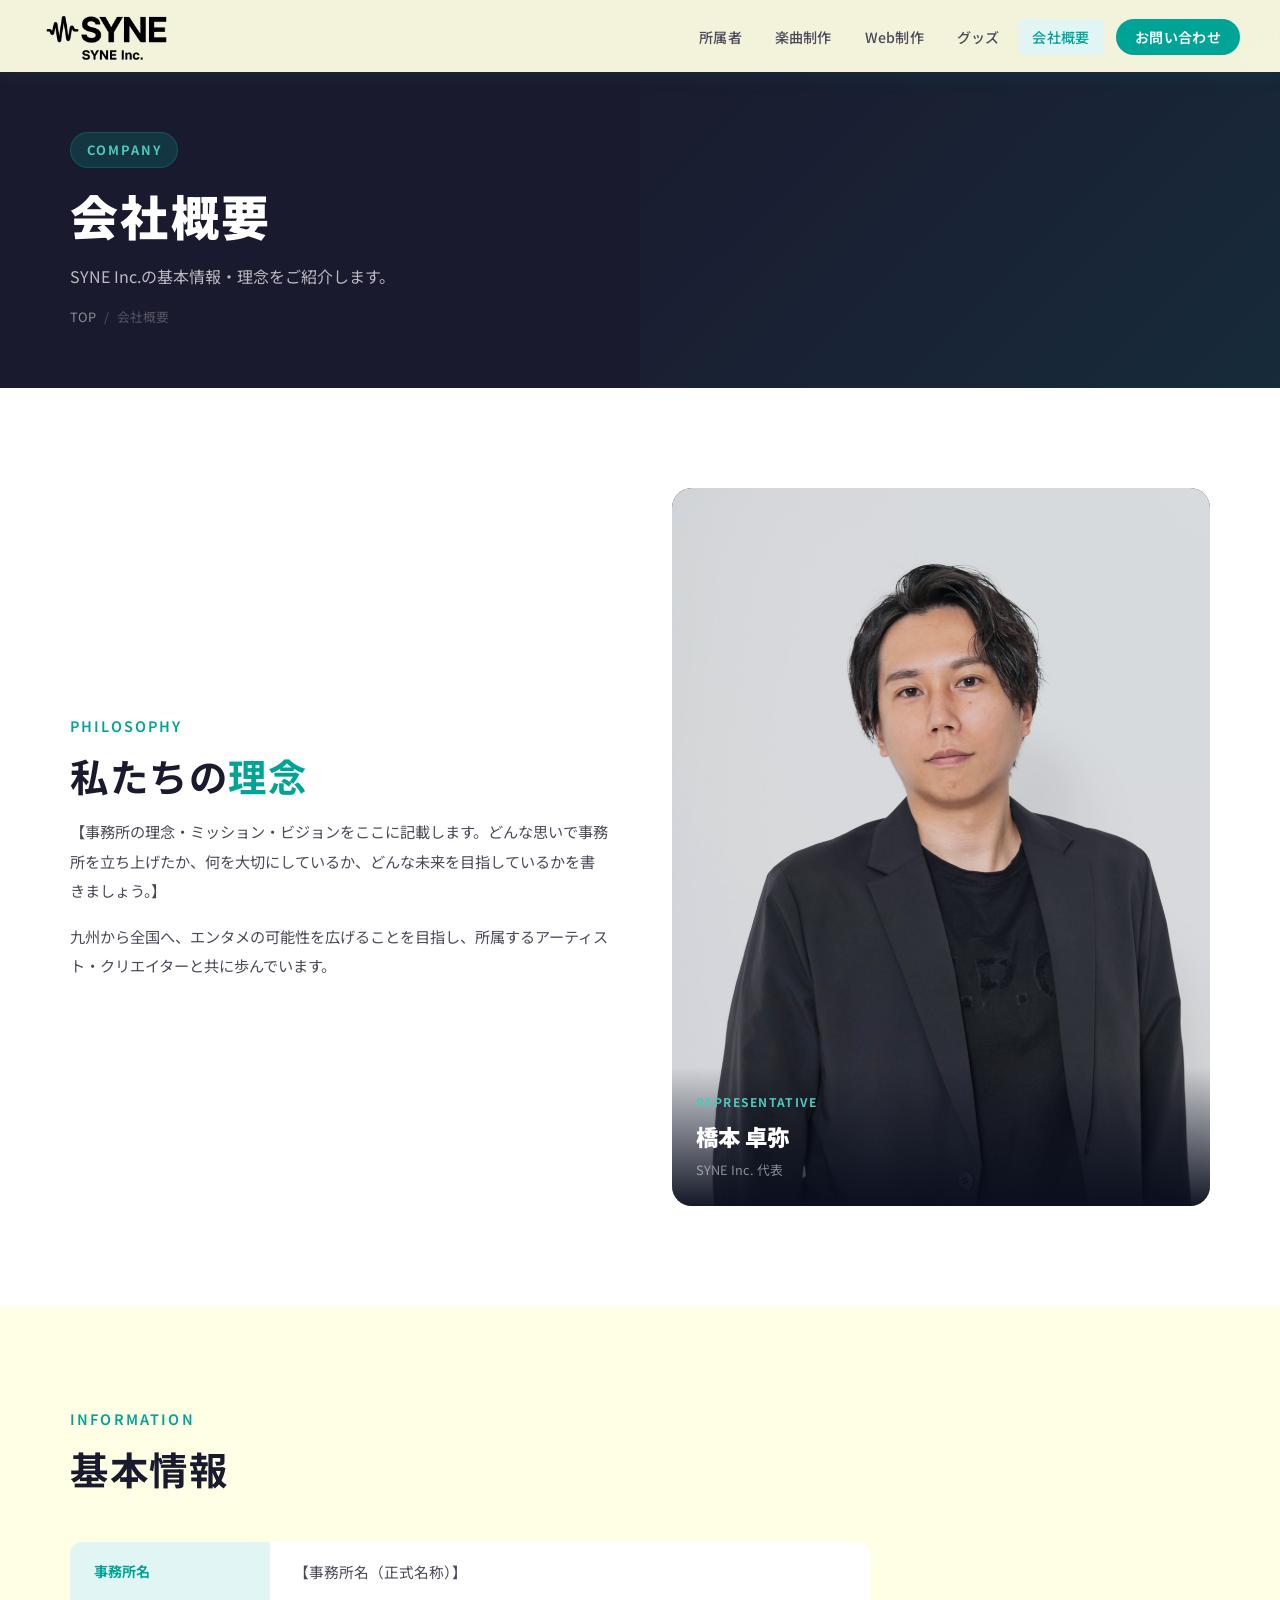
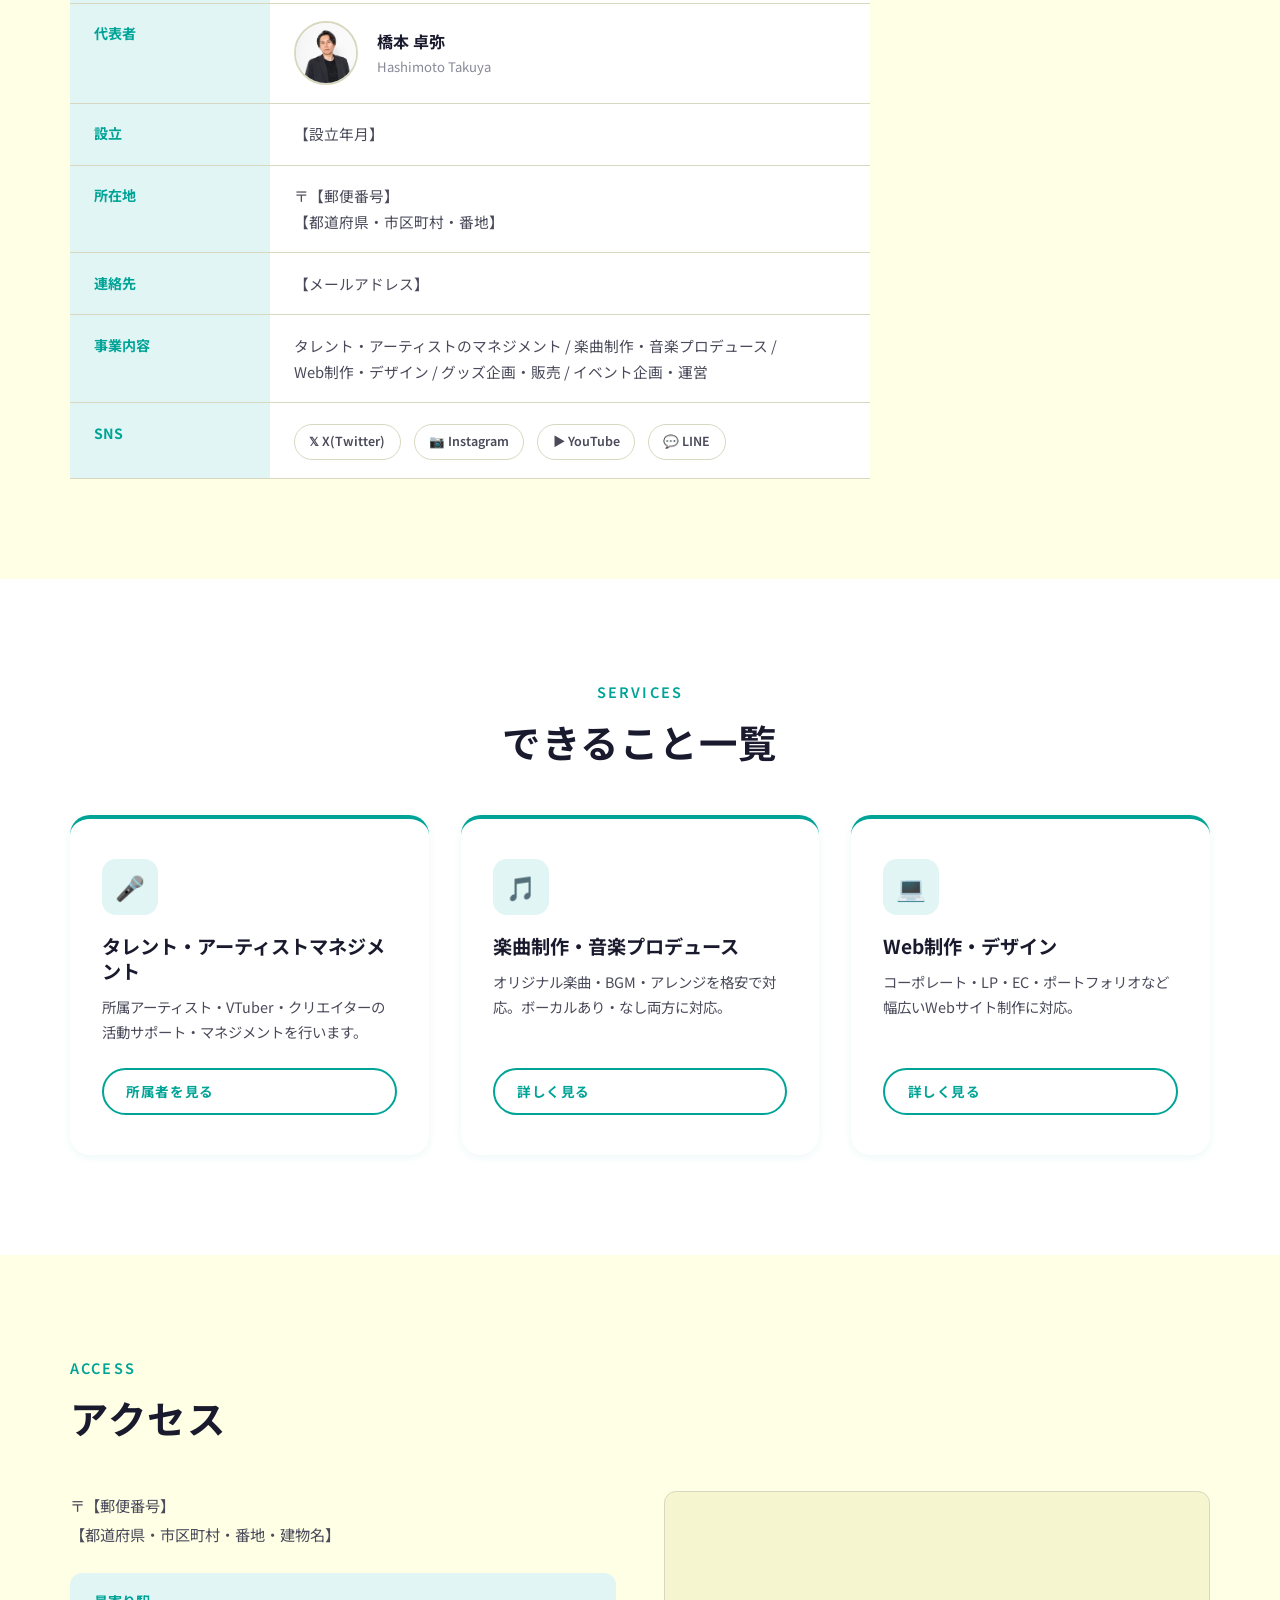
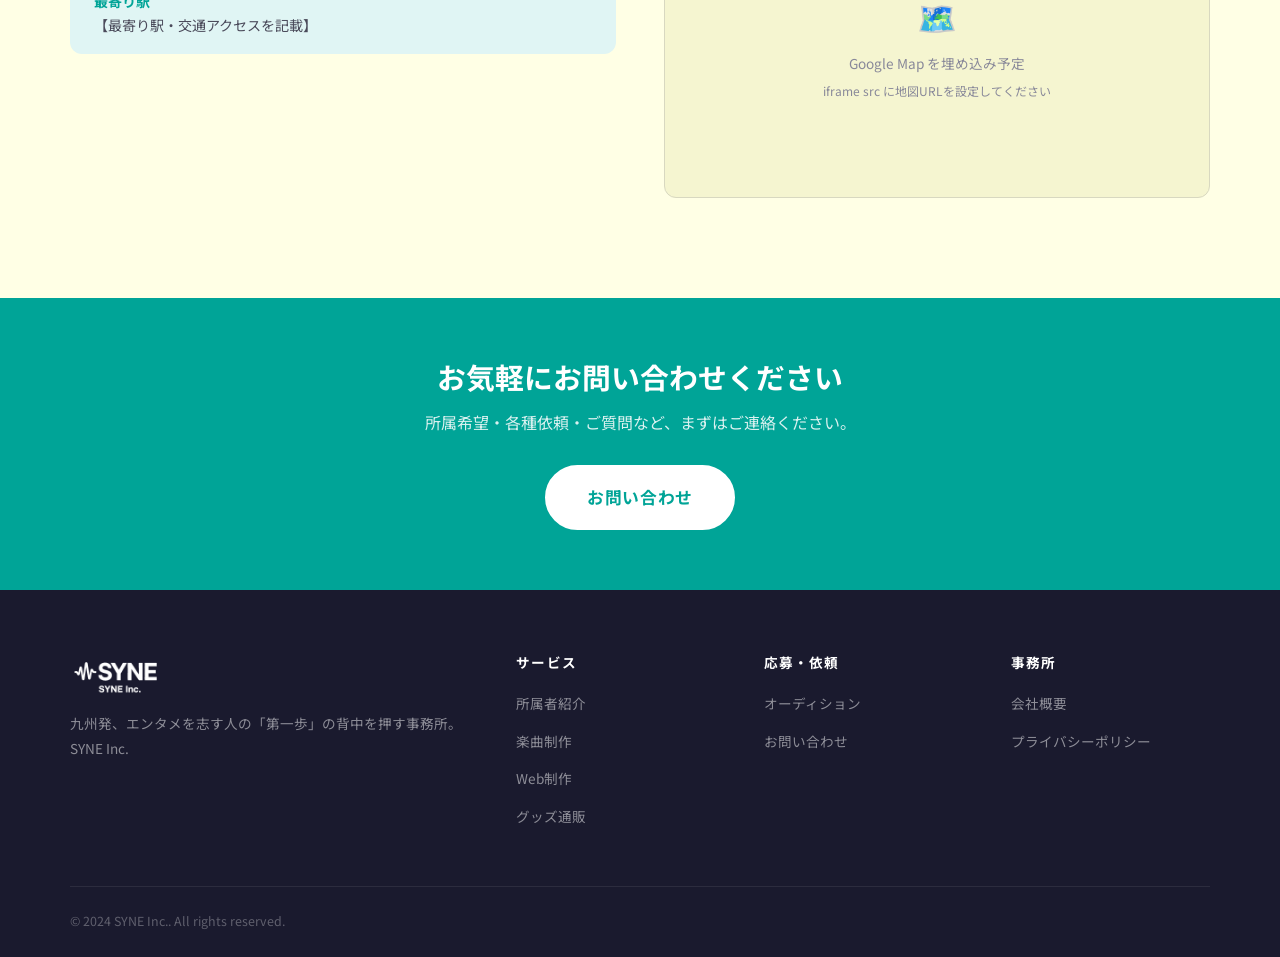
<file: company.html>
<!DOCTYPE html>
<html lang="ja">
<head>
  <meta charset="UTF-8">
  <meta name="viewport" content="width=device-width, initial-scale=1.0">
  <title>会社概要 | SYNE Inc.</title>
  <meta name="description" content="SYNE Inc.の会社概要・基本情報ページです。">
  <link rel="preconnect" href="https://fonts.googleapis.com">
  <link rel="preconnect" href="https://fonts.gstatic.com" crossorigin>
  <link href="https://fonts.googleapis.com/css2?family=Noto+Sans+JP:wght@400;500;700;900&display=swap" rel="stylesheet">
  <link rel="stylesheet" href="css/style.css">
</head>
<body>

<!-- NAVIGATION -->
<nav class="navbar scrolled">
  <div class="nav-container">
    <a href="index.html" class="nav-logo"><img src="images/logo.png" alt="事務所名" class="nav-logo-img" onerror="this.outerHTML='【<span class=&quot;logo-accent&quot;>事務所名</span>】'"></a>
    <button class="nav-toggle" aria-label="メニュー">
      <span></span><span></span><span></span>
    </button>
    <ul class="nav-menu">
      <li><a href="profiles.html">所属者</a></li>
      <li><a href="music.html">楽曲制作</a></li>
      <li><a href="web.html">Web制作</a></li>
      <li><a href="goods.html">グッズ</a></li>
      <li><a href="company.html">会社概要</a></li>
      <li><a href="contact.html" class="btn-nav">お問い合わせ</a></li>
    </ul>
  </div>
</nav>

<!-- PAGE HERO -->
<section class="page-hero">
  <div class="container">
    <div class="page-hero-tag">COMPANY</div>
    <h1>会社概要</h1>
    <p>SYNE Inc.の基本情報・理念をご紹介します。</p>
    <div class="breadcrumb">
      <a href="index.html">TOP</a>
      <span>/</span>
      <span>会社概要</span>
    </div>
  </div>
</section>

<!-- PHILOSOPHY -->
<section class="section section--alt">
  <div class="container">
    <div style="display:grid; grid-template-columns:1fr 1fr; gap:4rem; align-items:center;" class="reveal">
      <div>
        <p class="section-subtitle">PHILOSOPHY</p>
        <h2 class="section-title">私たちの<span>理念</span></h2>
        <p style="color:var(--text-mid); font-size:0.95rem; line-height:1.95; margin-top:1rem;">
          【事務所の理念・ミッション・ビジョンをここに記載します。どんな思いで事務所を立ち上げたか、何を大切にしているか、どんな未来を目指しているかを書きましょう。】
        </p>
        <p style="color:var(--text-mid); font-size:0.95rem; line-height:1.95; margin-top:1rem;">
          九州から全国へ、エンタメの可能性を広げることを目指し、所属するアーティスト・クリエイターと共に歩んでいます。
        </p>
      </div>
      <div>
        <div style="background:var(--text-dark); border-radius:var(--radius-lg); overflow:hidden; position:relative;">
          <div style="position:absolute; inset:0; background:radial-gradient(circle at top right, rgba(0,164,151,0.15), transparent);"></div>
          <img src="images/hashimoto.jpg" alt="橋本 卓弥" style="width:100%; aspect-ratio:3/4; object-fit:cover; object-position:top; display:block; opacity:0.85;">
          <div style="position:absolute; bottom:0; left:0; right:0; padding:1.5rem; background:linear-gradient(to top, rgba(10,15,30,0.95), transparent); z-index:1;">
            <p style="color:var(--accent-mid); font-size:0.75rem; letter-spacing:0.12em; font-weight:700; margin-bottom:0.3rem;">REPRESENTATIVE</p>
            <div style="font-size:1.4rem; font-weight:900; color:var(--white);">橋本 卓弥</div>
            <div style="font-size:0.8rem; color:rgba(255,255,255,0.5); margin-top:0.2rem;">SYNE Inc. 代表</div>
          </div>
        </div>
      </div>
    </div>
  </div>
</section>

<!-- COMPANY INFO -->
<section class="section">
  <div class="container">
    <div class="section-header reveal">
      <p class="section-subtitle">INFORMATION</p>
      <h2 class="section-title">基本情報</h2>
    </div>
    <div style="max-width:800px;" class="reveal">
      <table class="company-table">
        <tr>
          <th>事務所名</th>
          <td>【事務所名（正式名称）】</td>
        </tr>
        <tr>
          <th>代表者</th>
          <td>
            <div style="display:flex; align-items:center; gap:1.2rem;">
              <img src="images/hashimoto.jpg" alt="橋本 卓弥" style="width:64px; height:64px; border-radius:50%; object-fit:cover; object-position:top; border:2px solid var(--border); flex-shrink:0;">
              <div>
                <div style="font-weight:700; font-size:1rem; color:var(--text-dark);">橋本 卓弥</div>
                <div style="font-size:0.82rem; color:var(--text-light); margin-top:0.1rem;">Hashimoto Takuya</div>
              </div>
            </div>
          </td>
        </tr>
        <tr>
          <th>設立</th>
          <td>【設立年月】</td>
        </tr>
        <tr>
          <th>所在地</th>
          <td>〒【郵便番号】<br>【都道府県・市区町村・番地】</td>
        </tr>
        <tr>
          <th>連絡先</th>
          <td>【メールアドレス】</td>
        </tr>
        <tr>
          <th>事業内容</th>
          <td>
            タレント・アーティストのマネジメント / 楽曲制作・音楽プロデュース /<br>
            Web制作・デザイン / グッズ企画・販売 / イベント企画・運営
          </td>
        </tr>
        <tr>
          <th>SNS</th>
          <td>
            <div style="display:flex; gap:0.8rem; flex-wrap:wrap; margin-top:0.2rem;">
              <a href="#" class="sns-link">𝕏 X(Twitter)</a>
              <a href="#" class="sns-link">📷 Instagram</a>
              <a href="#" class="sns-link">▶ YouTube</a>
              <a href="#" class="sns-link">💬 LINE</a>
            </div>
          </td>
        </tr>
      </table>
    </div>
  </div>
</section>

<!-- SERVICES -->
<section class="section section--alt">
  <div class="container">
    <div class="section-header section-header--center reveal">
      <p class="section-subtitle">SERVICES</p>
      <h2 class="section-title">できること一覧</h2>
    </div>
    <div class="grid-3 reveal">
      <div class="service-card">
        <div class="service-icon">🎤</div>
        <h3>タレント・アーティストマネジメント</h3>
        <p>所属アーティスト・VTuber・クリエイターの活動サポート・マネジメントを行います。</p>
        <a href="profiles.html" class="btn btn-outline btn-sm" style="margin-top:auto;">所属者を見る</a>
      </div>
      <div class="service-card">
        <div class="service-icon">🎵</div>
        <h3>楽曲制作・音楽プロデュース</h3>
        <p>オリジナル楽曲・BGM・アレンジを格安で対応。ボーカルあり・なし両方に対応。</p>
        <a href="music.html" class="btn btn-outline btn-sm" style="margin-top:auto;">詳しく見る</a>
      </div>
      <div class="service-card">
        <div class="service-icon">💻</div>
        <h3>Web制作・デザイン</h3>
        <p>コーポレート・LP・EC・ポートフォリオなど幅広いWebサイト制作に対応。</p>
        <a href="web.html" class="btn btn-outline btn-sm" style="margin-top:auto;">詳しく見る</a>
      </div>
    </div>
  </div>
</section>

<!-- ACCESS -->
<section class="section">
  <div class="container">
    <div class="section-header reveal">
      <p class="section-subtitle">ACCESS</p>
      <h2 class="section-title">アクセス</h2>
    </div>
    <div style="display:grid; grid-template-columns:1fr 1fr; gap:3rem; align-items:start;" class="reveal">
      <div>
        <p style="font-size:0.95rem; color:var(--text-mid); line-height:1.9; margin-bottom:1.5rem;">
          〒【郵便番号】<br>
          【都道府県・市区町村・番地・建物名】
        </p>
        <div style="background:var(--accent-light); border-radius:var(--radius); padding:1rem 1.5rem; font-size:0.88rem; color:var(--text-mid);">
          <p><strong style="color:var(--accent);">最寄り駅</strong></p>
          <p>【最寄り駅・交通アクセスを記載】</p>
        </div>
      </div>
      <div style="background:var(--base-dark); border-radius:var(--radius); aspect-ratio:16/9; display:flex; align-items:center; justify-content:center; color:var(--text-light); font-size:0.85rem; border:1px solid var(--border);">
        <div style="text-align:center;">
          <div style="font-size:2rem; margin-bottom:0.5rem;">🗺️</div>
          <p>Google Map を埋め込み予定</p>
          <p style="font-size:0.75rem; margin-top:0.3rem;">iframe src に地図URLを設定してください</p>
        </div>
      </div>
    </div>
  </div>
</section>

<!-- CTA -->
<section style="background:var(--accent); padding:60px 0;">
  <div class="container text-center reveal">
    <h2 style="color:var(--white); font-size:1.8rem; margin-bottom:0.8rem;">お気軽にお問い合わせください</h2>
    <p style="color:rgba(255,255,255,0.85); margin-bottom:1.8rem;">所属希望・各種依頼・ご質問など、まずはご連絡ください。</p>
    <a href="contact.html" class="btn btn-white btn-lg">お問い合わせ</a>
  </div>
</section>

<!-- FOOTER -->
<footer class="footer">
  <div class="container">
    <div class="footer-inner">
      <div>
        <div class="footer-logo"><img src="images/logo.png" alt="事務所名" class="footer-logo-img" onerror="this.outerHTML='【<span class=&quot;logo-accent&quot;>事務所名</span>】'"></div>
        <p class="footer-desc">九州発、エンタメを志す人の「第一歩」の背中を押す事務所。SYNE Inc.</p>
      </div>
      <div class="footer-col">
        <h4>サービス</h4>
        <ul>
          <li><a href="profiles.html">所属者紹介</a></li>
          <li><a href="music.html">楽曲制作</a></li>
          <li><a href="web.html">Web制作</a></li>
          <li><a href="goods.html">グッズ通販</a></li>
        </ul>
      </div>
      <div class="footer-col">
        <h4>応募・依頼</h4>
        <ul>
          <li><a href="audition.html">オーディション</a></li>
          <li><a href="contact.html">お問い合わせ</a></li>
        </ul>
      </div>
      <div class="footer-col">
        <h4>事務所</h4>
        <ul>
          <li><a href="company.html">会社概要</a></li>
          <li><a href="#">プライバシーポリシー</a></li>
        </ul>
      </div>
    </div>
    <div class="footer-bottom">
      <span>© 2024 SYNE Inc.. All rights reserved.</span>
    </div>
  </div>
</footer>

<script src="js/main.js"></script>
</body>
</html>
</file>
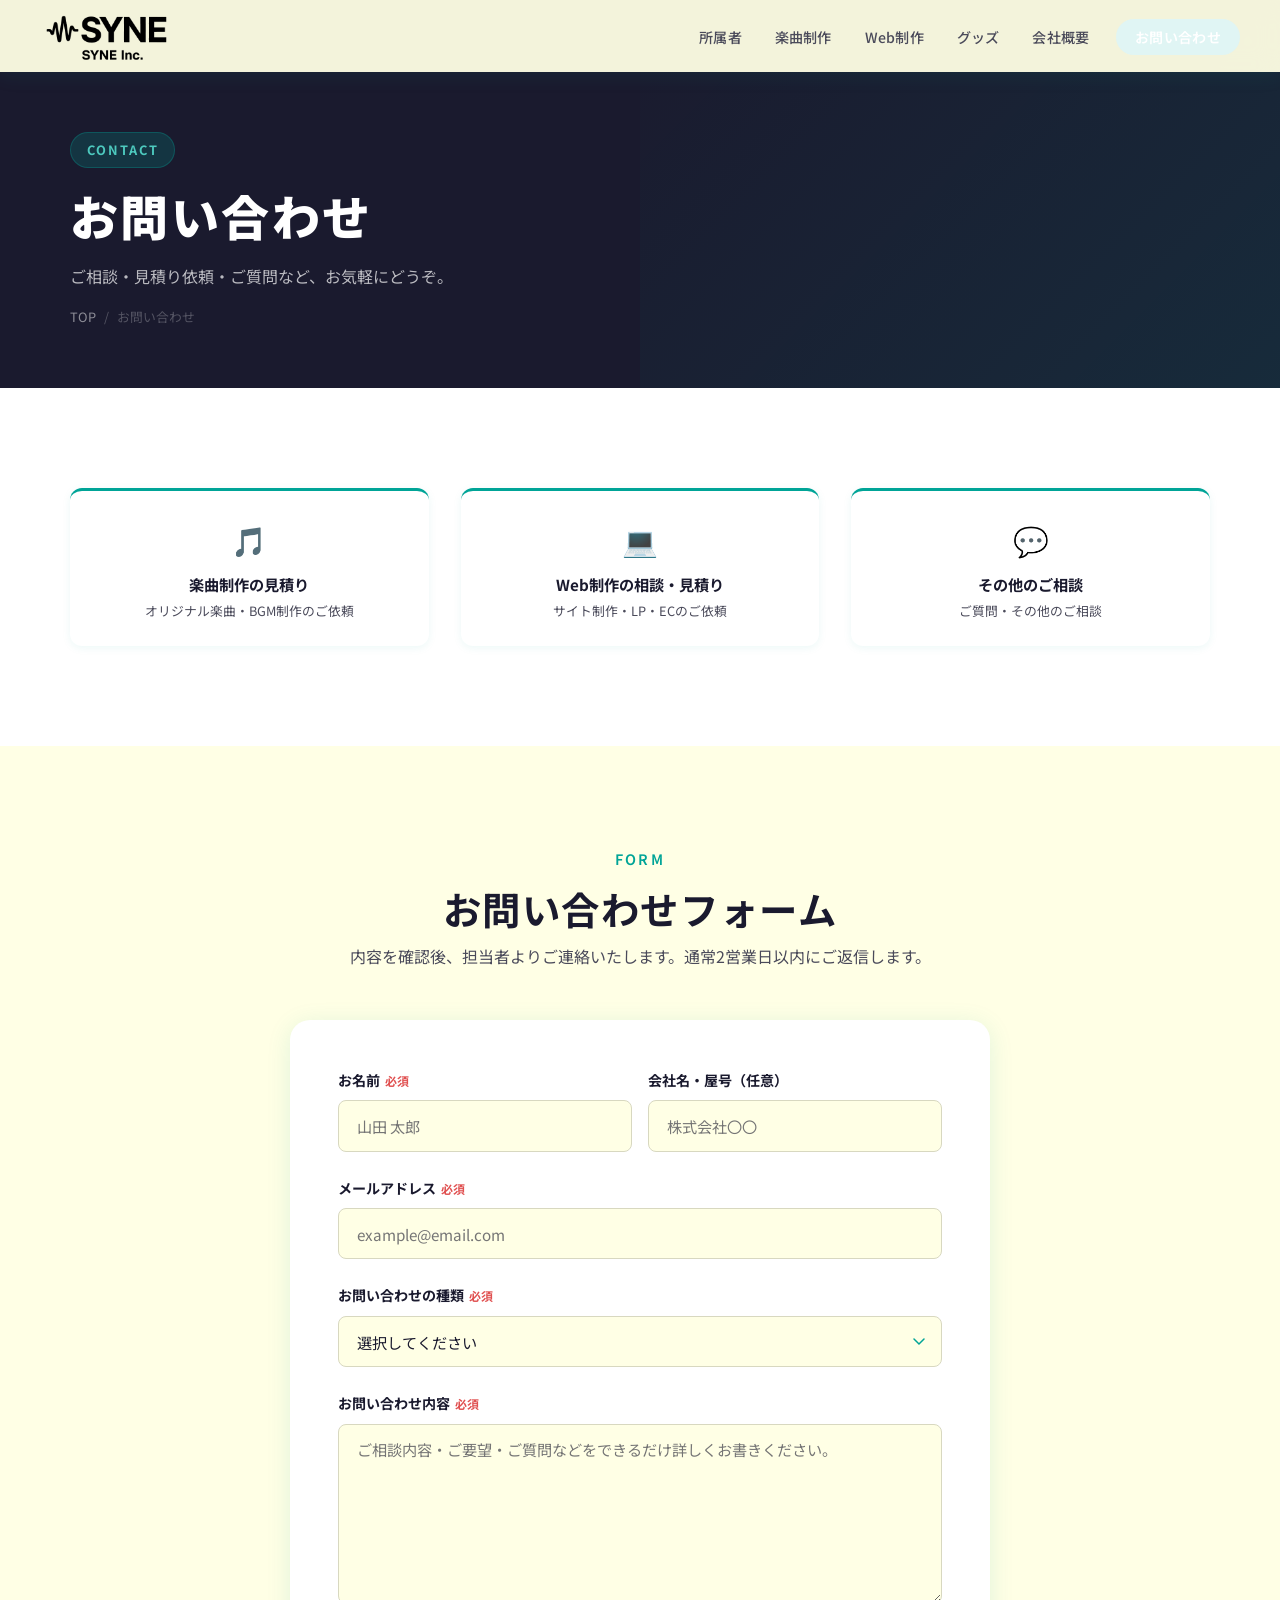
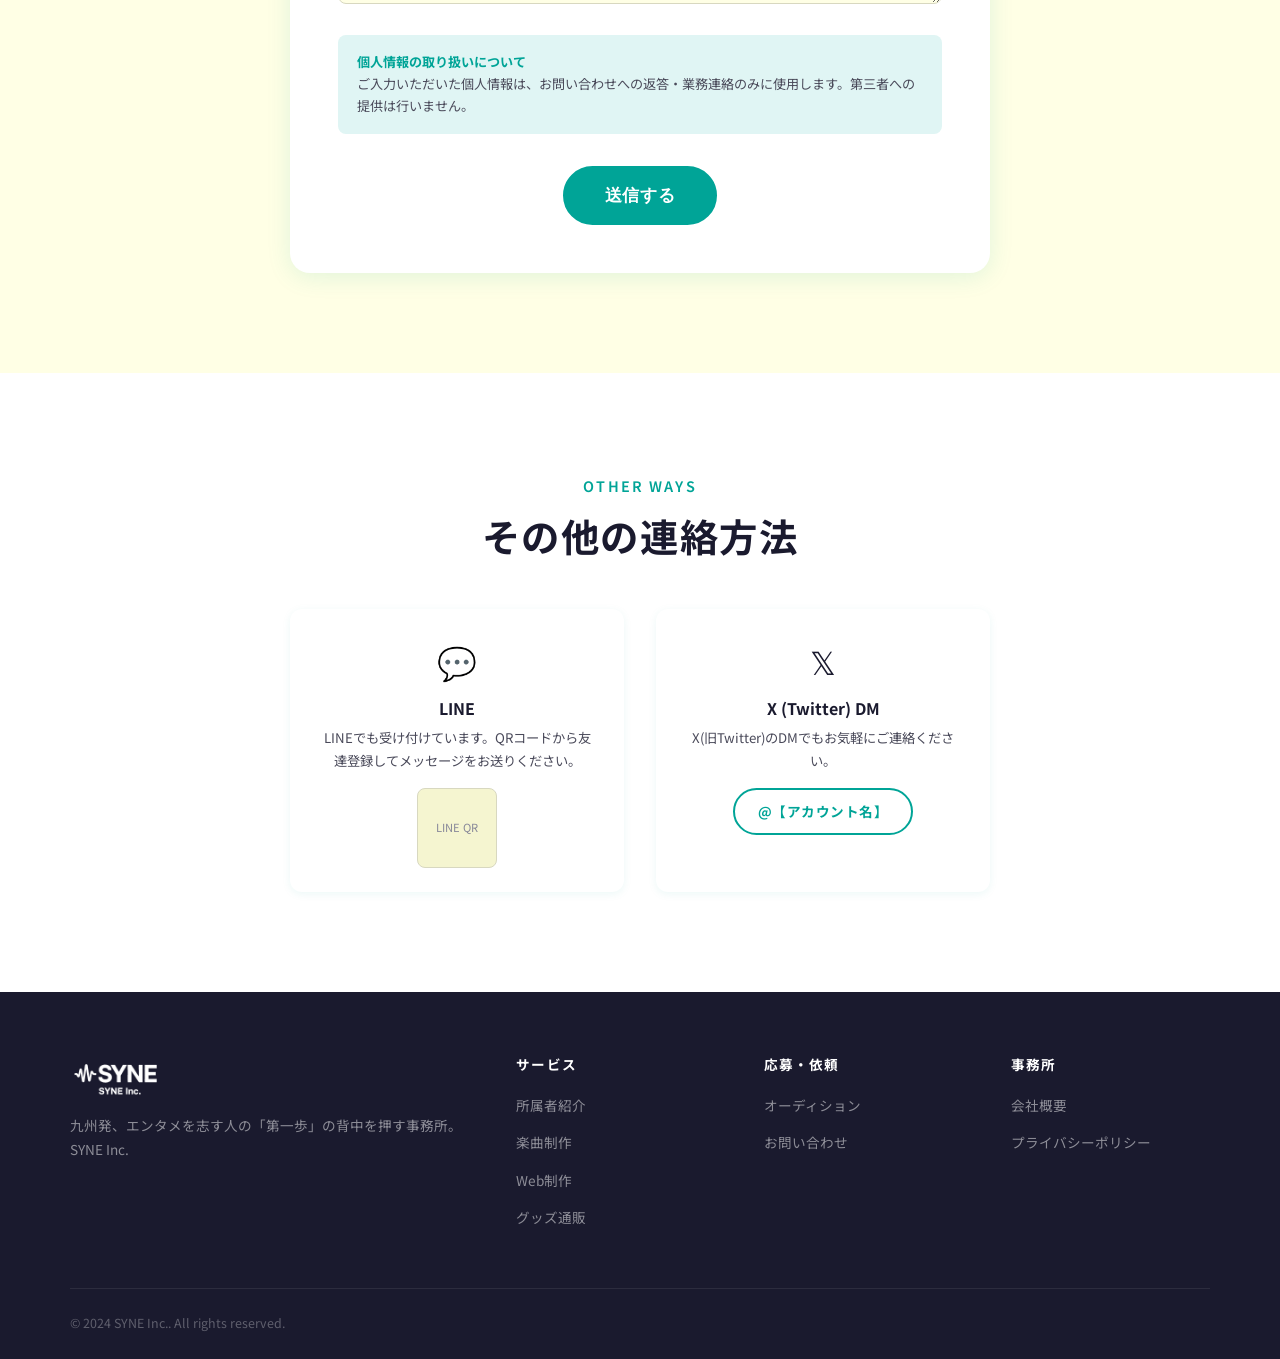
<file: contact.html>
<!DOCTYPE html>
<html lang="ja">
<head>
  <meta charset="UTF-8">
  <meta name="viewport" content="width=device-width, initial-scale=1.0">
  <title>お問い合わせ | SYNE Inc.</title>
  <meta name="description" content="楽曲制作・Web制作の見積り依頼、所属に関するご相談など、お気軽にお問い合わせください。">
  <link rel="preconnect" href="https://fonts.googleapis.com">
  <link rel="preconnect" href="https://fonts.gstatic.com" crossorigin>
  <link href="https://fonts.googleapis.com/css2?family=Noto+Sans+JP:wght@400;500;700;900&display=swap" rel="stylesheet">
  <link rel="stylesheet" href="css/style.css">
</head>
<body>

<!-- NAVIGATION -->
<nav class="navbar scrolled">
  <div class="nav-container">
    <a href="index.html" class="nav-logo"><img src="images/logo.png" alt="事務所名" class="nav-logo-img" onerror="this.outerHTML='【<span class=&quot;logo-accent&quot;>事務所名</span>】'"></a>
    <button class="nav-toggle" aria-label="メニュー">
      <span></span><span></span><span></span>
    </button>
    <ul class="nav-menu">
      <li><a href="profiles.html">所属者</a></li>
      <li><a href="music.html">楽曲制作</a></li>
      <li><a href="web.html">Web制作</a></li>
      <li><a href="goods.html">グッズ</a></li>
      <li><a href="company.html">会社概要</a></li>
      <li><a href="contact.html" class="btn-nav">お問い合わせ</a></li>
    </ul>
  </div>
</nav>

<!-- PAGE HERO -->
<section class="page-hero">
  <div class="container">
    <div class="page-hero-tag">CONTACT</div>
    <h1>お問い合わせ</h1>
    <p>ご相談・見積り依頼・ご質問など、お気軽にどうぞ。</p>
    <div class="breadcrumb">
      <a href="index.html">TOP</a>
      <span>/</span>
      <span>お問い合わせ</span>
    </div>
  </div>
</section>

<!-- CONTACT TYPES -->
<section class="section section--alt">
  <div class="container">
    <div class="grid-3 reveal" style="margin-bottom:0;">
      <a href="#form" style="text-decoration:none;">
        <div style="background:var(--white);border-radius:var(--radius);padding:1.5rem;text-align:center;box-shadow:var(--shadow-sm);border-top:3px solid var(--accent);transition:transform var(--transition),box-shadow var(--transition);" onmouseover="this.style.transform='translateY(-4px)';this.style.boxShadow='var(--shadow-lg)'" onmouseout="this.style.transform='';this.style.boxShadow='var(--shadow-sm)'">
          <div style="font-size:1.8rem;margin-bottom:0.6rem;">🎵</div>
          <h3 style="font-size:0.95rem;margin-bottom:0.3rem;color:var(--text-dark);">楽曲制作の見積り</h3>
          <p style="font-size:0.8rem;color:var(--text-mid);">オリジナル楽曲・BGM制作のご依頼</p>
        </div>
      </a>
      <a href="#form" style="text-decoration:none;">
        <div style="background:var(--white);border-radius:var(--radius);padding:1.5rem;text-align:center;box-shadow:var(--shadow-sm);border-top:3px solid var(--accent);transition:transform var(--transition),box-shadow var(--transition);" onmouseover="this.style.transform='translateY(-4px)';this.style.boxShadow='var(--shadow-lg)'" onmouseout="this.style.transform='';this.style.boxShadow='var(--shadow-sm)'">
          <div style="font-size:1.8rem;margin-bottom:0.6rem;">💻</div>
          <h3 style="font-size:0.95rem;margin-bottom:0.3rem;color:var(--text-dark);">Web制作の相談・見積り</h3>
          <p style="font-size:0.8rem;color:var(--text-mid);">サイト制作・LP・ECのご依頼</p>
        </div>
      </a>
      <a href="#form" style="text-decoration:none;">
        <div style="background:var(--white);border-radius:var(--radius);padding:1.5rem;text-align:center;box-shadow:var(--shadow-sm);border-top:3px solid var(--accent);transition:transform var(--transition),box-shadow var(--transition);" onmouseover="this.style.transform='translateY(-4px)';this.style.boxShadow='var(--shadow-lg)'" onmouseout="this.style.transform='';this.style.boxShadow='var(--shadow-sm)'">
          <div style="font-size:1.8rem;margin-bottom:0.6rem;">💬</div>
          <h3 style="font-size:0.95rem;margin-bottom:0.3rem;color:var(--text-dark);">その他のご相談</h3>
          <p style="font-size:0.8rem;color:var(--text-mid);">ご質問・その他のご相談</p>
        </div>
      </a>
    </div>
  </div>
</section>

<!-- FORM -->
<section class="section" id="form">
  <div class="container">
    <div class="section-header section-header--center reveal">
      <p class="section-subtitle">FORM</p>
      <h2 class="section-title">お問い合わせフォーム</h2>
      <p class="section-lead" style="margin-inline:auto; margin-top:0.5rem;">
        内容を確認後、担当者よりご連絡いたします。通常2営業日以内にご返信します。
      </p>
    </div>

    <form class="contact-form reveal" id="contactForm">
      <div class="form-row">
        <div class="form-group">
          <label class="form-label">お名前<span class="required">必須</span></label>
          <input type="text" class="form-input" placeholder="山田 太郎" required>
        </div>
        <div class="form-group">
          <label class="form-label">会社名・屋号（任意）</label>
          <input type="text" class="form-input" placeholder="株式会社〇〇">
        </div>
      </div>
      <div class="form-group">
        <label class="form-label">メールアドレス<span class="required">必須</span></label>
        <input type="email" class="form-input" placeholder="example@email.com" required>
      </div>
      <div class="form-group">
        <label class="form-label">お問い合わせの種類<span class="required">必須</span></label>
        <select class="form-select" id="inquiryType" required>
          <option value="">選択してください</option>
          <option value="music">楽曲制作の見積り・依頼</option>
          <option value="web">Web制作の見積り・依頼</option>
          <option value="audition">所属・オーディションについて</option>
          <option value="goods">グッズについて</option>
          <option value="other">その他のご相談・ご質問</option>
        </select>
      </div>
      <div class="form-group" id="budgetGroup" style="display:none;">
        <label class="form-label">ご予算の目安（任意）</label>
        <select class="form-select">
          <option value="">選択してください</option>
          <option>〜¥10,000</option>
          <option>¥10,000〜¥30,000</option>
          <option>¥30,000〜¥50,000</option>
          <option>¥50,000〜¥100,000</option>
          <option>¥100,000以上</option>
          <option>未定・要相談</option>
        </select>
      </div>
      <div class="form-group">
        <label class="form-label">お問い合わせ内容<span class="required">必須</span></label>
        <textarea class="form-textarea" placeholder="ご相談内容・ご要望・ご質問などをできるだけ詳しくお書きください。" required></textarea>
      </div>
      <div style="background:var(--accent-light); border-radius:8px; padding:1rem 1.2rem; margin-bottom:1.5rem; font-size:0.82rem; color:var(--text-mid); line-height:1.7;">
        <strong style="color:var(--accent);">個人情報の取り扱いについて</strong><br>
        ご入力いただいた個人情報は、お問い合わせへの返答・業務連絡のみに使用します。第三者への提供は行いません。
      </div>
      <div class="form-submit">
        <button type="submit" class="btn btn-primary btn-lg">送信する</button>
      </div>
    </form>
  </div>
</section>

<!-- OTHER CONTACT -->
<section class="section section--alt">
  <div class="container">
    <div class="section-header section-header--center reveal">
      <p class="section-subtitle">OTHER WAYS</p>
      <h2 class="section-title">その他の連絡方法</h2>
    </div>
    <div class="grid-2 reveal" style="max-width:700px; margin-inline:auto;">
      <div style="background:var(--white); border-radius:var(--radius); padding:1.5rem 2rem; box-shadow:var(--shadow-sm); text-align:center;">
        <div style="font-size:2rem; margin-bottom:0.6rem;">💬</div>
        <h3 style="font-size:1rem; margin-bottom:0.4rem;">LINE</h3>
        <p style="font-size:0.83rem; color:var(--text-mid); margin-bottom:1rem;">LINEでも受け付けています。QRコードから友達登録してメッセージをお送りください。</p>
        <div style="background:var(--base-dark); border-radius:8px; width:80px; height:80px; margin:0 auto; display:flex; align-items:center; justify-content:center; font-size:0.7rem; color:var(--text-light); text-align:center; border:1px solid var(--border);">
          LINE QR
        </div>
      </div>
      <div style="background:var(--white); border-radius:var(--radius); padding:1.5rem 2rem; box-shadow:var(--shadow-sm); text-align:center;">
        <div style="font-size:2rem; margin-bottom:0.6rem;">𝕏</div>
        <h3 style="font-size:1rem; margin-bottom:0.4rem;">X (Twitter) DM</h3>
        <p style="font-size:0.83rem; color:var(--text-mid); margin-bottom:1rem;">X(旧Twitter)のDMでもお気軽にご連絡ください。</p>
        <a href="#" class="btn btn-outline btn-sm">@【アカウント名】</a>
      </div>
    </div>
  </div>
</section>

<!-- FOOTER -->
<footer class="footer">
  <div class="container">
    <div class="footer-inner">
      <div>
        <div class="footer-logo"><img src="images/logo.png" alt="事務所名" class="footer-logo-img" onerror="this.outerHTML='【<span class=&quot;logo-accent&quot;>事務所名</span>】'"></div>
        <p class="footer-desc">九州発、エンタメを志す人の「第一歩」の背中を押す事務所。SYNE Inc.</p>
      </div>
      <div class="footer-col">
        <h4>サービス</h4>
        <ul>
          <li><a href="profiles.html">所属者紹介</a></li>
          <li><a href="music.html">楽曲制作</a></li>
          <li><a href="web.html">Web制作</a></li>
          <li><a href="goods.html">グッズ通販</a></li>
        </ul>
      </div>
      <div class="footer-col">
        <h4>応募・依頼</h4>
        <ul>
          <li><a href="audition.html">オーディション</a></li>
          <li><a href="contact.html">お問い合わせ</a></li>
        </ul>
      </div>
      <div class="footer-col">
        <h4>事務所</h4>
        <ul>
          <li><a href="company.html">会社概要</a></li>
          <li><a href="#">プライバシーポリシー</a></li>
        </ul>
      </div>
    </div>
    <div class="footer-bottom">
      <span>© 2024 SYNE Inc.. All rights reserved.</span>
    </div>
  </div>
</footer>

<script src="js/main.js"></script>
<script>
  // Show budget field for music/web inquiries
  const inquiryType = document.getElementById('inquiryType');
  const budgetGroup = document.getElementById('budgetGroup');
  if (inquiryType) {
    inquiryType.addEventListener('change', () => {
      const show = ['music', 'web'].includes(inquiryType.value);
      budgetGroup.style.display = show ? 'block' : 'none';
    });
    // Pre-select from URL param
    const params = new URLSearchParams(window.location.search);
    const type = params.get('type');
    if (type) {
      inquiryType.value = type;
      inquiryType.dispatchEvent(new Event('change'));
    }
  }
</script>
</body>
</html>
</file>
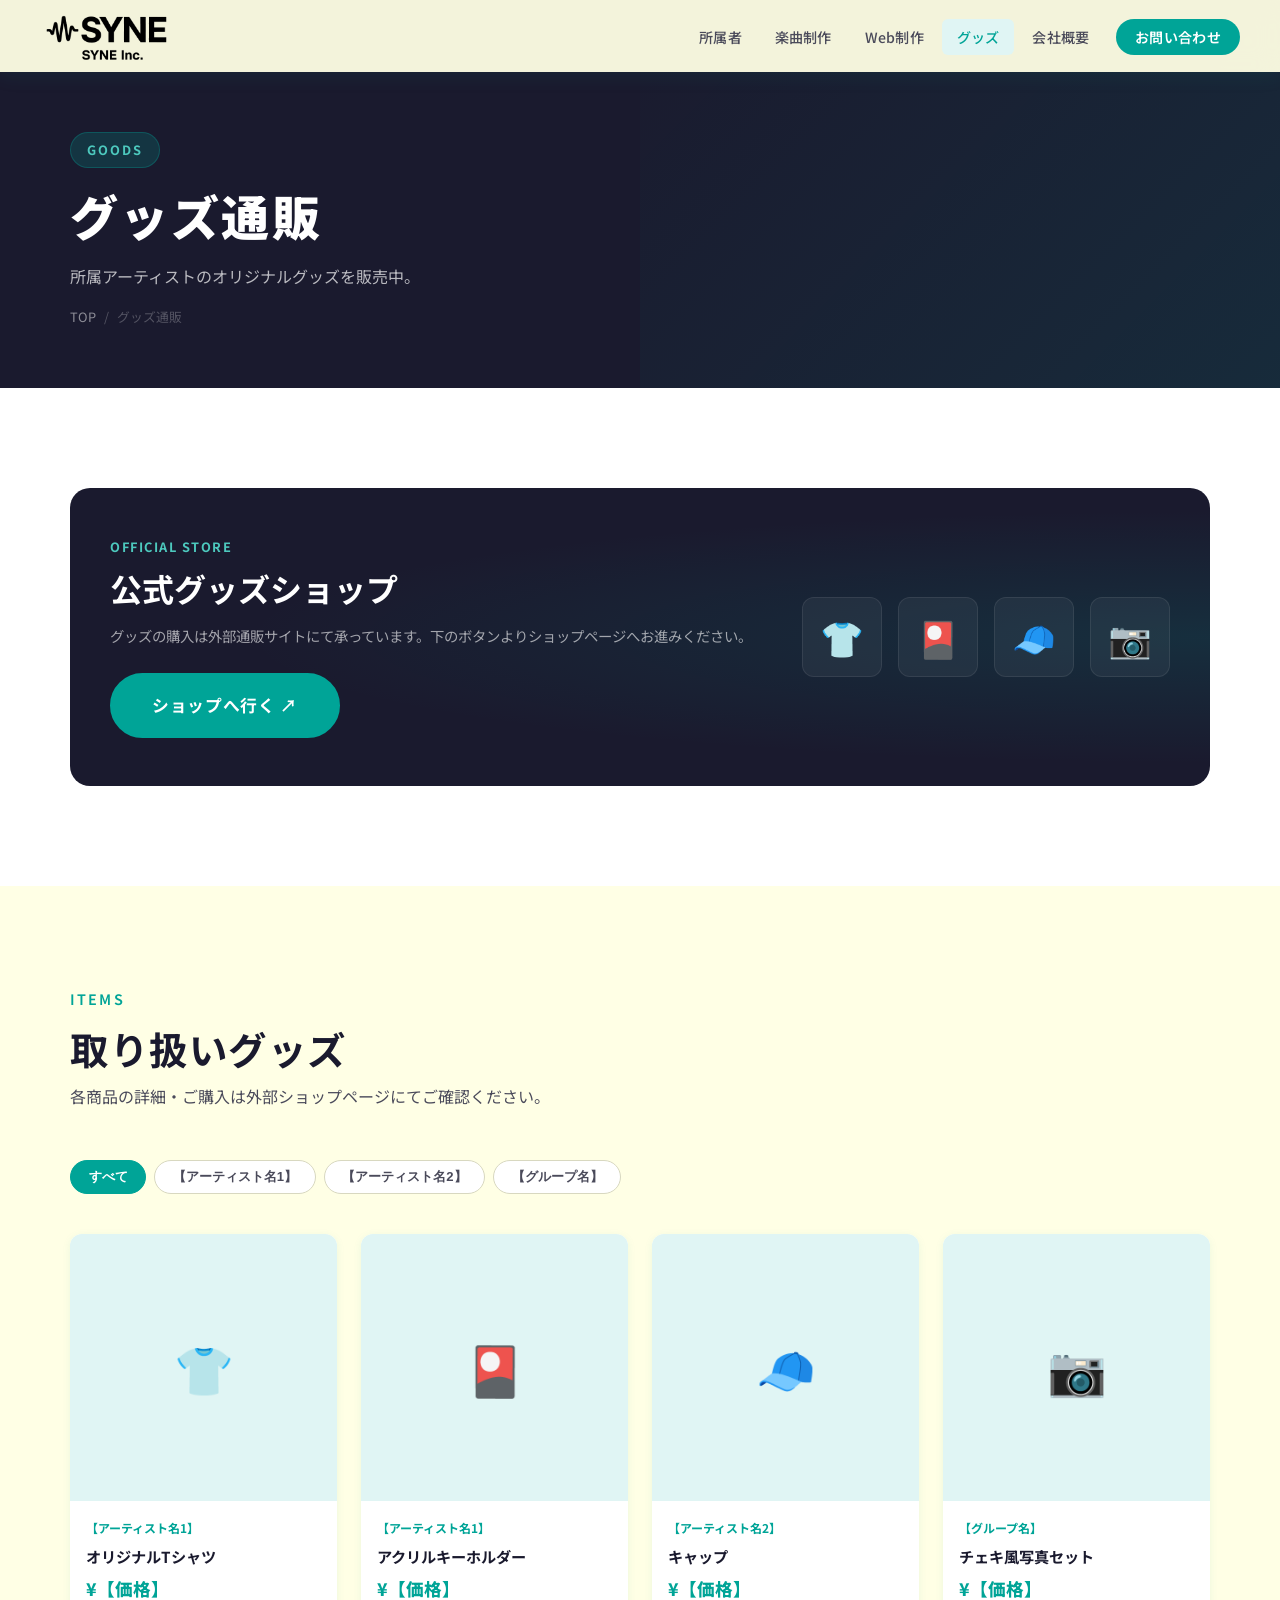
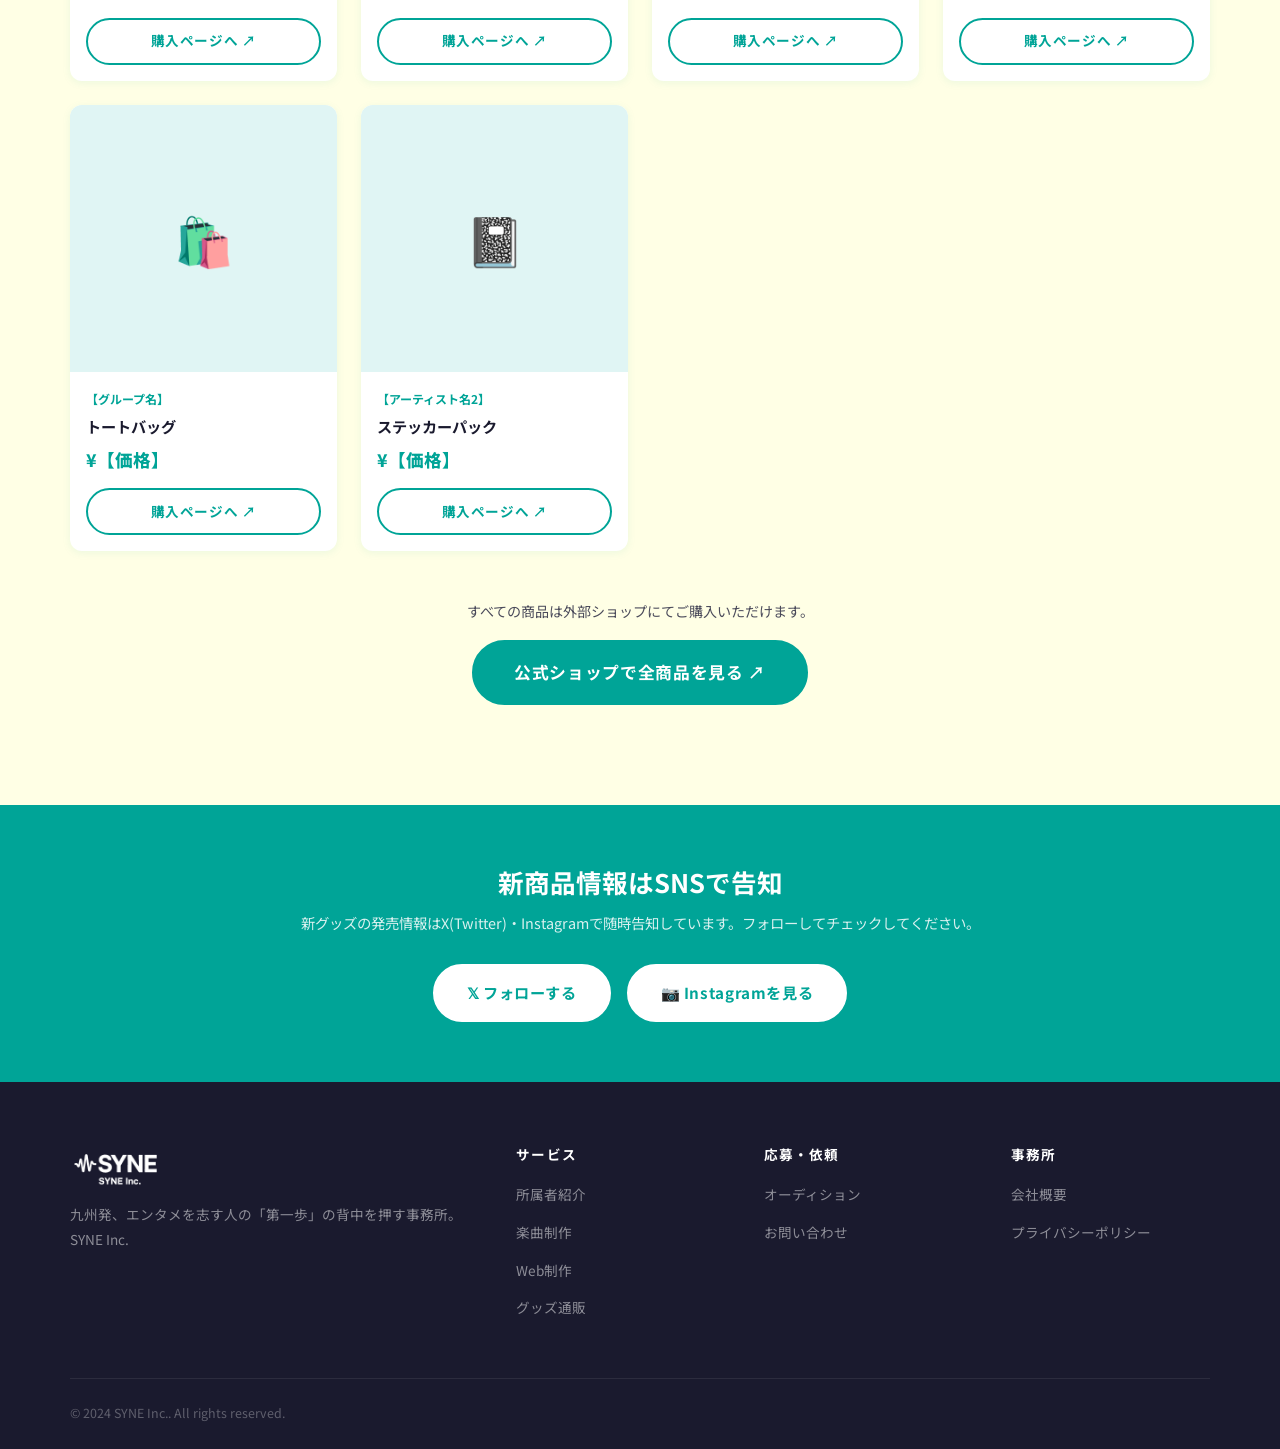
<file: goods.html>
<!DOCTYPE html>
<html lang="ja">
<head>
  <meta charset="UTF-8">
  <meta name="viewport" content="width=device-width, initial-scale=1.0">
  <title>グッズ通販 | SYNE Inc.</title>
  <meta name="description" content="SYNE Inc.所属アーティストのオリジナルグッズ通販ページ。">
  <link rel="preconnect" href="https://fonts.googleapis.com">
  <link rel="preconnect" href="https://fonts.gstatic.com" crossorigin>
  <link href="https://fonts.googleapis.com/css2?family=Noto+Sans+JP:wght@400;500;700;900&display=swap" rel="stylesheet">
  <link rel="stylesheet" href="css/style.css">
</head>
<body>

<!-- NAVIGATION -->
<nav class="navbar scrolled">
  <div class="nav-container">
    <a href="index.html" class="nav-logo"><img src="images/logo.png" alt="事務所名" class="nav-logo-img" onerror="this.outerHTML='【<span class=&quot;logo-accent&quot;>事務所名</span>】'"></a>
    <button class="nav-toggle" aria-label="メニュー">
      <span></span><span></span><span></span>
    </button>
    <ul class="nav-menu">
      <li><a href="profiles.html">所属者</a></li>
      <li><a href="music.html">楽曲制作</a></li>
      <li><a href="web.html">Web制作</a></li>
      <li><a href="goods.html">グッズ</a></li>
      <li><a href="company.html">会社概要</a></li>
      <li><a href="contact.html" class="btn-nav">お問い合わせ</a></li>
    </ul>
  </div>
</nav>

<!-- PAGE HERO -->
<section class="page-hero">
  <div class="container">
    <div class="page-hero-tag">GOODS</div>
    <h1>グッズ通販</h1>
    <p>所属アーティストのオリジナルグッズを販売中。</p>
    <div class="breadcrumb">
      <a href="index.html">TOP</a>
      <span>/</span>
      <span>グッズ通販</span>
    </div>
  </div>
</section>

<!-- EXTERNAL STORE BANNER -->
<section class="section section--alt">
  <div class="container">
    <div style="background:var(--text-dark); border-radius:var(--radius-lg); padding:3rem 2.5rem; display:grid; grid-template-columns:1fr auto; gap:2rem; align-items:center; position:relative; overflow:hidden;" class="reveal">
      <div style="position:absolute; inset:0; background:radial-gradient(ellipse at right, rgba(0,164,151,0.15), transparent 60%);"></div>
      <div style="position:relative; z-index:1;">
        <p style="color:var(--accent-mid); font-size:0.8rem; font-weight:700; letter-spacing:0.12em; margin-bottom:0.6rem;">OFFICIAL STORE</p>
        <h2 style="color:var(--white); font-size:clamp(1.4rem,2.5vw,2rem); margin-bottom:0.8rem;">公式グッズショップ</h2>
        <p style="color:rgba(255,255,255,0.6); font-size:0.9rem; line-height:1.8; margin-bottom:1.5rem;">
          グッズの購入は外部通販サイトにて承っています。下のボタンよりショップページへお進みください。
        </p>
        <a href="#" target="_blank" rel="noopener" class="btn btn-primary btn-lg">
          ショップへ行く ↗
        </a>
      </div>
      <div style="position:relative; z-index:1; display:flex; gap:1rem; flex-wrap:wrap; justify-content:center;">
        <div style="width:80px;height:80px;background:rgba(255,255,255,0.05);border-radius:var(--radius);display:flex;align-items:center;justify-content:center;font-size:2.2rem;border:1px solid rgba(255,255,255,0.08);">👕</div>
        <div style="width:80px;height:80px;background:rgba(255,255,255,0.05);border-radius:var(--radius);display:flex;align-items:center;justify-content:center;font-size:2.2rem;border:1px solid rgba(255,255,255,0.08);">🎴</div>
        <div style="width:80px;height:80px;background:rgba(255,255,255,0.05);border-radius:var(--radius);display:flex;align-items:center;justify-content:center;font-size:2.2rem;border:1px solid rgba(255,255,255,0.08);">🧢</div>
        <div style="width:80px;height:80px;background:rgba(255,255,255,0.05);border-radius:var(--radius);display:flex;align-items:center;justify-content:center;font-size:2.2rem;border:1px solid rgba(255,255,255,0.08);">📷</div>
      </div>
    </div>
  </div>
</section>

<!-- GOODS LIST -->
<section class="section">
  <div class="container">
    <div class="section-header reveal">
      <p class="section-subtitle">ITEMS</p>
      <h2 class="section-title">取り扱いグッズ</h2>
      <p class="section-lead" style="margin-top:0.5rem;">各商品の詳細・ご購入は外部ショップページにてご確認ください。</p>
    </div>

    <!-- Artist filter -->
    <div style="display:flex; gap:0.5rem; flex-wrap:wrap; margin-bottom:2.5rem;" class="reveal">
      <button class="filter-btn active" onclick="filterGoods(this, 'all')">すべて</button>
      <button class="filter-btn" onclick="filterGoods(this, 'member1')">【アーティスト名1】</button>
      <button class="filter-btn" onclick="filterGoods(this, 'member2')">【アーティスト名2】</button>
      <button class="filter-btn" onclick="filterGoods(this, 'group')">【グループ名】</button>
    </div>

    <div class="goods-grid reveal">

      <div class="goods-card" data-artist="member1">
        <div class="goods-img">👕</div>
        <div class="goods-info">
          <div style="font-size:0.75rem; color:var(--accent); font-weight:700; margin-bottom:0.3rem;">【アーティスト名1】</div>
          <div class="goods-name">オリジナルTシャツ</div>
          <div class="goods-price">¥【価格】</div>
          <a href="#" target="_blank" rel="noopener" class="btn btn-outline btn-sm" style="width:100%; justify-content:center; margin-top:0.8rem;">購入ページへ ↗</a>
        </div>
      </div>

      <div class="goods-card" data-artist="member1">
        <div class="goods-img">🎴</div>
        <div class="goods-info">
          <div style="font-size:0.75rem; color:var(--accent); font-weight:700; margin-bottom:0.3rem;">【アーティスト名1】</div>
          <div class="goods-name">アクリルキーホルダー</div>
          <div class="goods-price">¥【価格】</div>
          <a href="#" target="_blank" rel="noopener" class="btn btn-outline btn-sm" style="width:100%; justify-content:center; margin-top:0.8rem;">購入ページへ ↗</a>
        </div>
      </div>

      <div class="goods-card" data-artist="member2">
        <div class="goods-img">🧢</div>
        <div class="goods-info">
          <div style="font-size:0.75rem; color:var(--accent); font-weight:700; margin-bottom:0.3rem;">【アーティスト名2】</div>
          <div class="goods-name">キャップ</div>
          <div class="goods-price">¥【価格】</div>
          <a href="#" target="_blank" rel="noopener" class="btn btn-outline btn-sm" style="width:100%; justify-content:center; margin-top:0.8rem;">購入ページへ ↗</a>
        </div>
      </div>

      <div class="goods-card" data-artist="group">
        <div class="goods-img">📷</div>
        <div class="goods-info">
          <div style="font-size:0.75rem; color:var(--accent); font-weight:700; margin-bottom:0.3rem;">【グループ名】</div>
          <div class="goods-name">チェキ風写真セット</div>
          <div class="goods-price">¥【価格】</div>
          <a href="#" target="_blank" rel="noopener" class="btn btn-outline btn-sm" style="width:100%; justify-content:center; margin-top:0.8rem;">購入ページへ ↗</a>
        </div>
      </div>

      <div class="goods-card" data-artist="group">
        <div class="goods-img">🛍️</div>
        <div class="goods-info">
          <div style="font-size:0.75rem; color:var(--accent); font-weight:700; margin-bottom:0.3rem;">【グループ名】</div>
          <div class="goods-name">トートバッグ</div>
          <div class="goods-price">¥【価格】</div>
          <a href="#" target="_blank" rel="noopener" class="btn btn-outline btn-sm" style="width:100%; justify-content:center; margin-top:0.8rem;">購入ページへ ↗</a>
        </div>
      </div>

      <div class="goods-card" data-artist="member2">
        <div class="goods-img">📓</div>
        <div class="goods-info">
          <div style="font-size:0.75rem; color:var(--accent); font-weight:700; margin-bottom:0.3rem;">【アーティスト名2】</div>
          <div class="goods-name">ステッカーパック</div>
          <div class="goods-price">¥【価格】</div>
          <a href="#" target="_blank" rel="noopener" class="btn btn-outline btn-sm" style="width:100%; justify-content:center; margin-top:0.8rem;">購入ページへ ↗</a>
        </div>
      </div>

    </div>

    <div style="text-align:center; margin-top:3rem;" class="reveal">
      <p style="color:var(--text-mid); font-size:0.88rem; margin-bottom:1rem;">すべての商品は外部ショップにてご購入いただけます。</p>
      <a href="#" target="_blank" rel="noopener" class="btn btn-primary btn-lg">公式ショップで全商品を見る ↗</a>
    </div>
  </div>
</section>

<!-- NEW ARRIVAL NOTICE -->
<section style="background:var(--accent); padding:60px 0;">
  <div class="container text-center reveal">
    <h2 style="color:var(--white); font-size:1.6rem; margin-bottom:0.7rem;">新商品情報はSNSで告知</h2>
    <p style="color:rgba(255,255,255,0.85); font-size:0.9rem; margin-bottom:1.8rem;">
      新グッズの発売情報はX(Twitter)・Instagramで随時告知しています。フォローしてチェックしてください。
    </p>
    <div style="display:flex; gap:1rem; justify-content:center; flex-wrap:wrap;">
      <a href="#" class="btn btn-white">𝕏 フォローする</a>
      <a href="#" class="btn btn-white">📷 Instagramを見る</a>
    </div>
  </div>
</section>

<!-- FOOTER -->
<footer class="footer">
  <div class="container">
    <div class="footer-inner">
      <div>
        <div class="footer-logo"><img src="images/logo.png" alt="事務所名" class="footer-logo-img" onerror="this.outerHTML='【<span class=&quot;logo-accent&quot;>事務所名</span>】'"></div>
        <p class="footer-desc">九州発、エンタメを志す人の「第一歩」の背中を押す事務所。SYNE Inc.</p>
      </div>
      <div class="footer-col">
        <h4>サービス</h4>
        <ul>
          <li><a href="profiles.html">所属者紹介</a></li>
          <li><a href="music.html">楽曲制作</a></li>
          <li><a href="web.html">Web制作</a></li>
          <li><a href="goods.html">グッズ通販</a></li>
        </ul>
      </div>
      <div class="footer-col">
        <h4>応募・依頼</h4>
        <ul>
          <li><a href="audition.html">オーディション</a></li>
          <li><a href="contact.html">お問い合わせ</a></li>
        </ul>
      </div>
      <div class="footer-col">
        <h4>事務所</h4>
        <ul>
          <li><a href="company.html">会社概要</a></li>
          <li><a href="#">プライバシーポリシー</a></li>
        </ul>
      </div>
    </div>
    <div class="footer-bottom">
      <span>© 2024 SYNE Inc.. All rights reserved.</span>
    </div>
  </div>
</footer>

<script src="js/main.js"></script>
<script>
  // Filter goods by artist
  function filterGoods(btn, artist) {
    document.querySelectorAll('.filter-btn').forEach(b => b.classList.remove('active'));
    btn.classList.add('active');
    document.querySelectorAll('.goods-card').forEach(card => {
      if (artist === 'all' || card.dataset.artist === artist) {
        card.style.display = '';
      } else {
        card.style.display = 'none';
      }
    });
  }

  // Add filter-btn style inline (shared with profiles page)
  const style = document.createElement('style');
  style.textContent = `.filter-btn{padding:.45rem 1.1rem;border-radius:50px;font-size:.82rem;font-weight:600;cursor:pointer;border:1.5px solid var(--border);background:var(--white);color:var(--text-mid);transition:all var(--transition)}.filter-btn.active,.filter-btn:hover{background:var(--accent);border-color:var(--accent);color:var(--white)}`;
  document.head.appendChild(style);
</script>
</body>
</html>
</file>
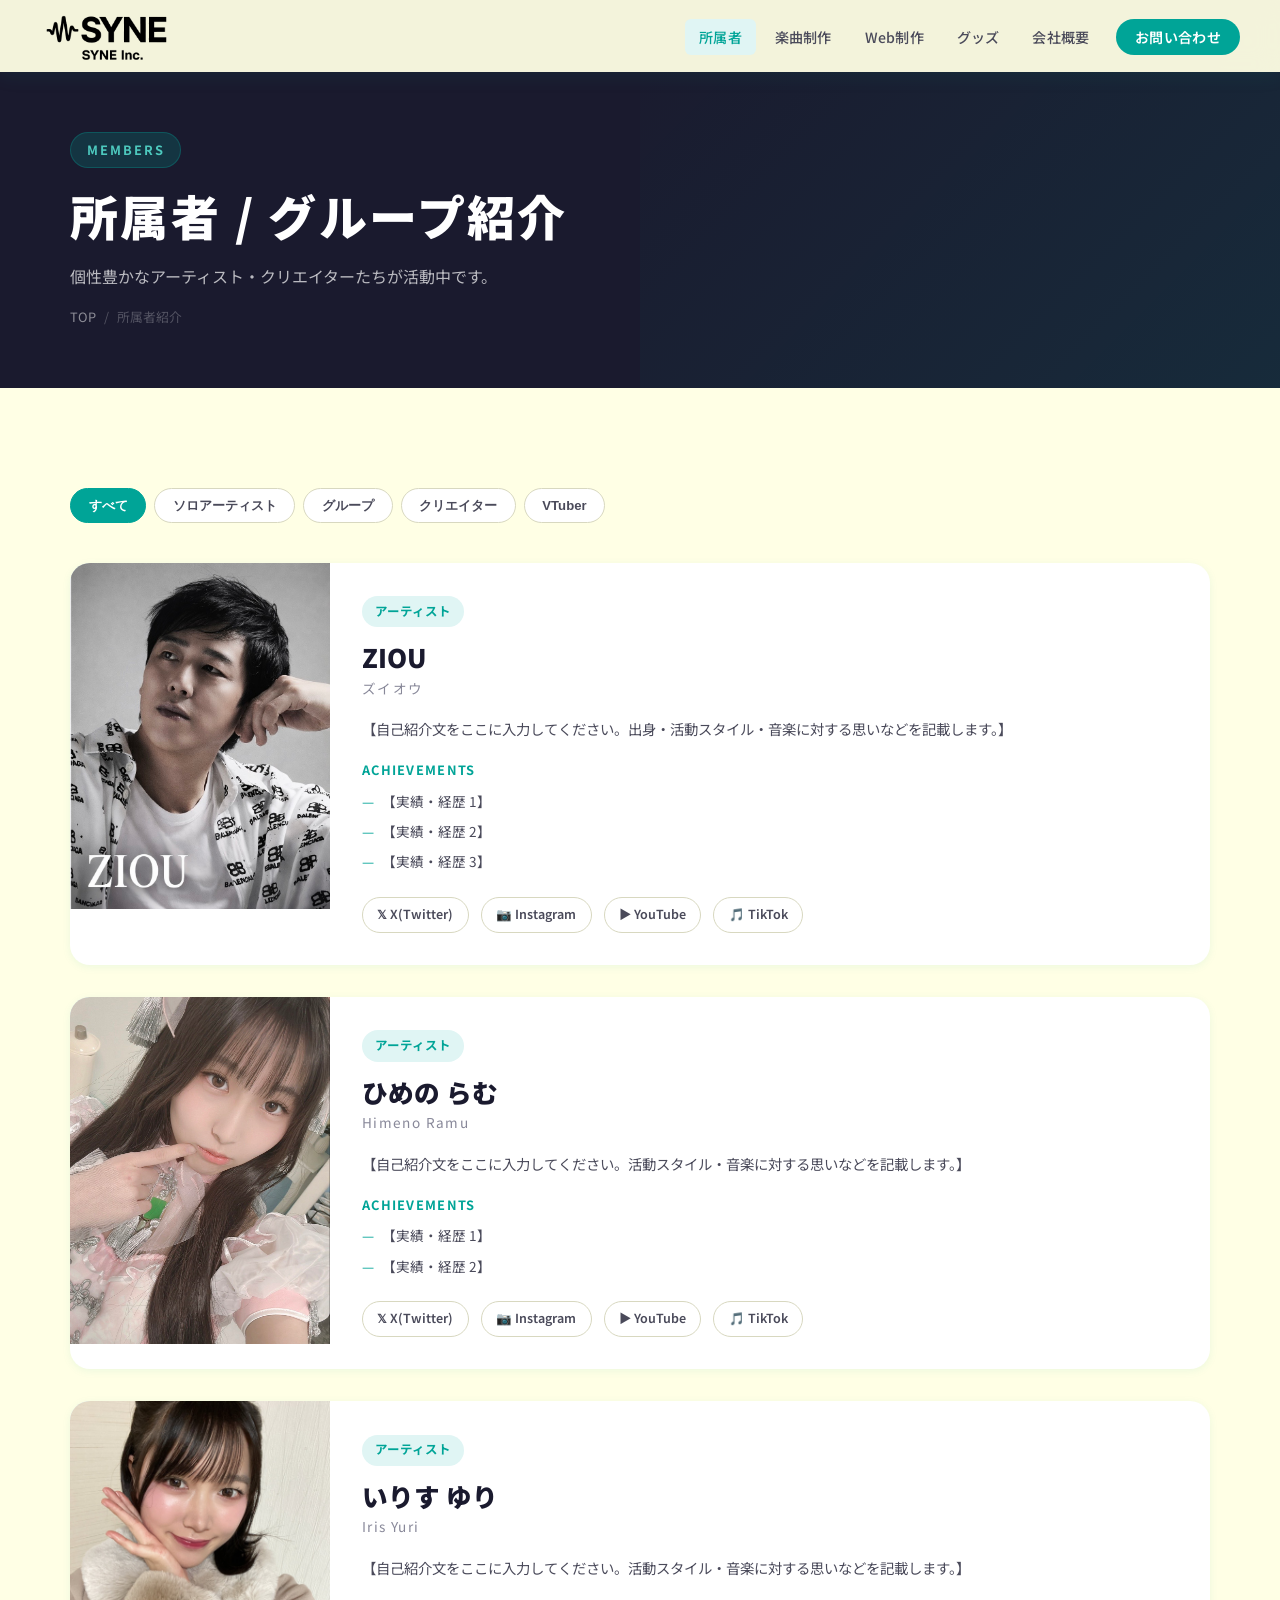
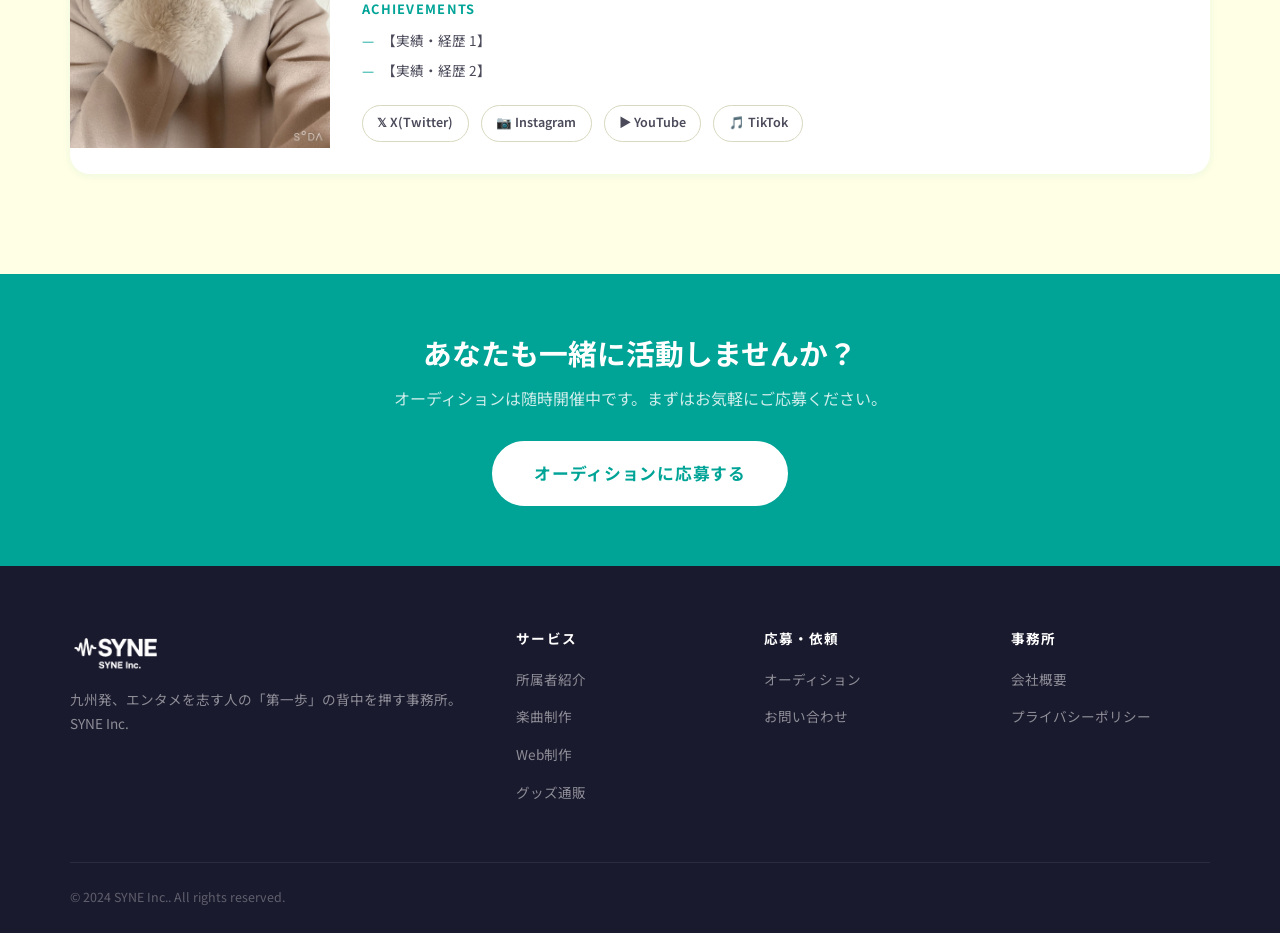
<file: profiles.html>
<!DOCTYPE html>
<html lang="ja">
<head>
  <meta charset="UTF-8">
  <meta name="viewport" content="width=device-width, initial-scale=1.0">
  <title>所属者・グループ紹介 | SYNE Inc.</title>
  <meta name="description" content="所属アーティスト・クリエイター・グループのプロフィール紹介ページ。">
  <link rel="preconnect" href="https://fonts.googleapis.com">
  <link rel="preconnect" href="https://fonts.gstatic.com" crossorigin>
  <link href="https://fonts.googleapis.com/css2?family=Noto+Sans+JP:wght@400;500;700;900&display=swap" rel="stylesheet">
  <link rel="stylesheet" href="css/style.css">
  <style>
    .filter-bar {
      display: flex;
      gap: 0.5rem;
      flex-wrap: wrap;
      margin-bottom: 2.5rem;
    }
    .filter-btn {
      padding: 0.45rem 1.1rem;
      border-radius: 50px;
      font-size: 0.82rem;
      font-weight: 600;
      cursor: pointer;
      border: 1.5px solid var(--border);
      background: var(--white);
      color: var(--text-mid);
      transition: all var(--transition);
    }
    .filter-btn.active,
    .filter-btn:hover {
      background: var(--accent);
      border-color: var(--accent);
      color: var(--white);
    }
    .profiles-list {
      display: flex;
      flex-direction: column;
      gap: 2rem;
    }
    @media (max-width: 640px) {
      .profile-card {
        grid-template-columns: 1fr !important;
      }
      .profile-photo {
        aspect-ratio: 4/3 !important;
        max-height: 260px;
      }
    }
  </style>
</head>
<body>

<!-- NAVIGATION -->
<nav class="navbar scrolled">
  <div class="nav-container">
    <a href="index.html" class="nav-logo"><img src="images/logo.png" alt="事務所名" class="nav-logo-img" onerror="this.outerHTML='【<span class=&quot;logo-accent&quot;>事務所名</span>】'"></a>
    <button class="nav-toggle" aria-label="メニュー">
      <span></span><span></span><span></span>
    </button>
    <ul class="nav-menu">
      <li><a href="profiles.html">所属者</a></li>
      <li><a href="music.html">楽曲制作</a></li>
      <li><a href="web.html">Web制作</a></li>
      <li><a href="goods.html">グッズ</a></li>
      <li><a href="company.html">会社概要</a></li>
      <li><a href="contact.html" class="btn-nav">お問い合わせ</a></li>
    </ul>
  </div>
</nav>

<!-- PAGE HERO -->
<section class="page-hero">
  <div class="container">
    <div class="page-hero-tag">MEMBERS</div>
    <h1>所属者 / グループ紹介</h1>
    <p>個性豊かなアーティスト・クリエイターたちが活動中です。</p>
    <div class="breadcrumb">
      <a href="index.html">TOP</a>
      <span>/</span>
      <span>所属者紹介</span>
    </div>
  </div>
</section>

<!-- PROFILES -->
<section class="section">
  <div class="container">

    <!-- Filter -->
    <div class="filter-bar reveal">
      <button class="filter-btn active">すべて</button>
      <button class="filter-btn">ソロアーティスト</button>
      <button class="filter-btn">グループ</button>
      <button class="filter-btn">クリエイター</button>
      <button class="filter-btn">VTuber</button>
    </div>

    <div class="profiles-list">

      <!-- ZIOU -->
      <div class="profile-card reveal">
        <div class="profile-photo">
          <img src="images/member-ziou.jpg" alt="ZIOU">
        </div>
        <div class="profile-info">
          <span class="profile-role">アーティスト</span>
          <h2 class="profile-name">ZIOU</h2>
          <div class="profile-name-en">ズイオウ</div>
          <p class="profile-bio">
            【自己紹介文をここに入力してください。出身・活動スタイル・音楽に対する思いなどを記載します。】
          </p>
          <div class="profile-achievements">
            <h4>ACHIEVEMENTS</h4>
            <ul class="achievement-list">
              <li>【実績・経歴 1】</li>
              <li>【実績・経歴 2】</li>
              <li>【実績・経歴 3】</li>
            </ul>
          </div>
          <div class="profile-sns">
            <a href="#" class="sns-link">𝕏 X(Twitter)</a>
            <a href="#" class="sns-link">📷 Instagram</a>
            <a href="#" class="sns-link">▶ YouTube</a>
            <a href="#" class="sns-link">🎵 TikTok</a>
          </div>
        </div>
      </div>

      <!-- ひめの らむ -->
      <div class="profile-card reveal">
        <div class="profile-photo">
          <img src="images/member-himeno.jpg" alt="ひめの らむ">
        </div>
        <div class="profile-info">
          <span class="profile-role">アーティスト</span>
          <h2 class="profile-name">ひめの らむ</h2>
          <div class="profile-name-en">Himeno Ramu</div>
          <p class="profile-bio">
            【自己紹介文をここに入力してください。活動スタイル・音楽に対する思いなどを記載します。】
          </p>
          <div class="profile-achievements">
            <h4>ACHIEVEMENTS</h4>
            <ul class="achievement-list">
              <li>【実績・経歴 1】</li>
              <li>【実績・経歴 2】</li>
            </ul>
          </div>
          <div class="profile-sns">
            <a href="#" class="sns-link">𝕏 X(Twitter)</a>
            <a href="#" class="sns-link">📷 Instagram</a>
            <a href="#" class="sns-link">▶ YouTube</a>
            <a href="#" class="sns-link">🎵 TikTok</a>
          </div>
        </div>
      </div>

      <!-- いりす ゆり -->
      <div class="profile-card reveal">
        <div class="profile-photo">
          <img src="images/member-iris.jpg" alt="いりす ゆり">
        </div>
        <div class="profile-info">
          <span class="profile-role">アーティスト</span>
          <h2 class="profile-name">いりす ゆり</h2>
          <div class="profile-name-en">Iris Yuri</div>
          <p class="profile-bio">
            【自己紹介文をここに入力してください。活動スタイル・音楽に対する思いなどを記載します。】
          </p>
          <div class="profile-achievements">
            <h4>ACHIEVEMENTS</h4>
            <ul class="achievement-list">
              <li>【実績・経歴 1】</li>
              <li>【実績・経歴 2】</li>
            </ul>
          </div>
          <div class="profile-sns">
            <a href="#" class="sns-link">𝕏 X(Twitter)</a>
            <a href="#" class="sns-link">📷 Instagram</a>
            <a href="#" class="sns-link">▶ YouTube</a>
            <a href="#" class="sns-link">🎵 TikTok</a>
          </div>
        </div>
      </div>

    </div><!-- /.profiles-list -->
  </div>
</section>

<!-- AUDITION CTA -->
<section style="background:var(--accent); padding: 60px 0;">
  <div class="container text-center reveal">
    <h2 style="font-size:1.8rem; color:var(--white); margin-bottom:0.8rem;">
      あなたも一緒に活動しませんか？
    </h2>
    <p style="color:rgba(255,255,255,0.8); margin-bottom:1.8rem;">
      オーディションは随時開催中です。まずはお気軽にご応募ください。
    </p>
    <a href="audition.html" class="btn btn-white btn-lg">オーディションに応募する</a>
  </div>
</section>

<!-- FOOTER -->
<footer class="footer">
  <div class="container">
    <div class="footer-inner">
      <div>
        <div class="footer-logo"><img src="images/logo.png" alt="事務所名" class="footer-logo-img" onerror="this.outerHTML='【<span class=&quot;logo-accent&quot;>事務所名</span>】'"></div>
        <p class="footer-desc">九州発、エンタメを志す人の「第一歩」の背中を押す事務所。SYNE Inc.</p>
      </div>
      <div class="footer-col">
        <h4>サービス</h4>
        <ul>
          <li><a href="profiles.html">所属者紹介</a></li>
          <li><a href="music.html">楽曲制作</a></li>
          <li><a href="web.html">Web制作</a></li>
          <li><a href="goods.html">グッズ通販</a></li>
        </ul>
      </div>
      <div class="footer-col">
        <h4>応募・依頼</h4>
        <ul>
          <li><a href="audition.html">オーディション</a></li>
          <li><a href="contact.html">お問い合わせ</a></li>
        </ul>
      </div>
      <div class="footer-col">
        <h4>事務所</h4>
        <ul>
          <li><a href="company.html">会社概要</a></li>
          <li><a href="#">プライバシーポリシー</a></li>
        </ul>
      </div>
    </div>
    <div class="footer-bottom">
      <span>© 2024 SYNE Inc.. All rights reserved.</span>
    </div>
  </div>
</footer>

<script src="js/main.js"></script>
<script>
  // Filter buttons (demo)
  document.querySelectorAll('.filter-btn').forEach(btn => {
    btn.addEventListener('click', () => {
      document.querySelectorAll('.filter-btn').forEach(b => b.classList.remove('active'));
      btn.classList.add('active');
    });
  });
</script>
</body>
</html>
</file>
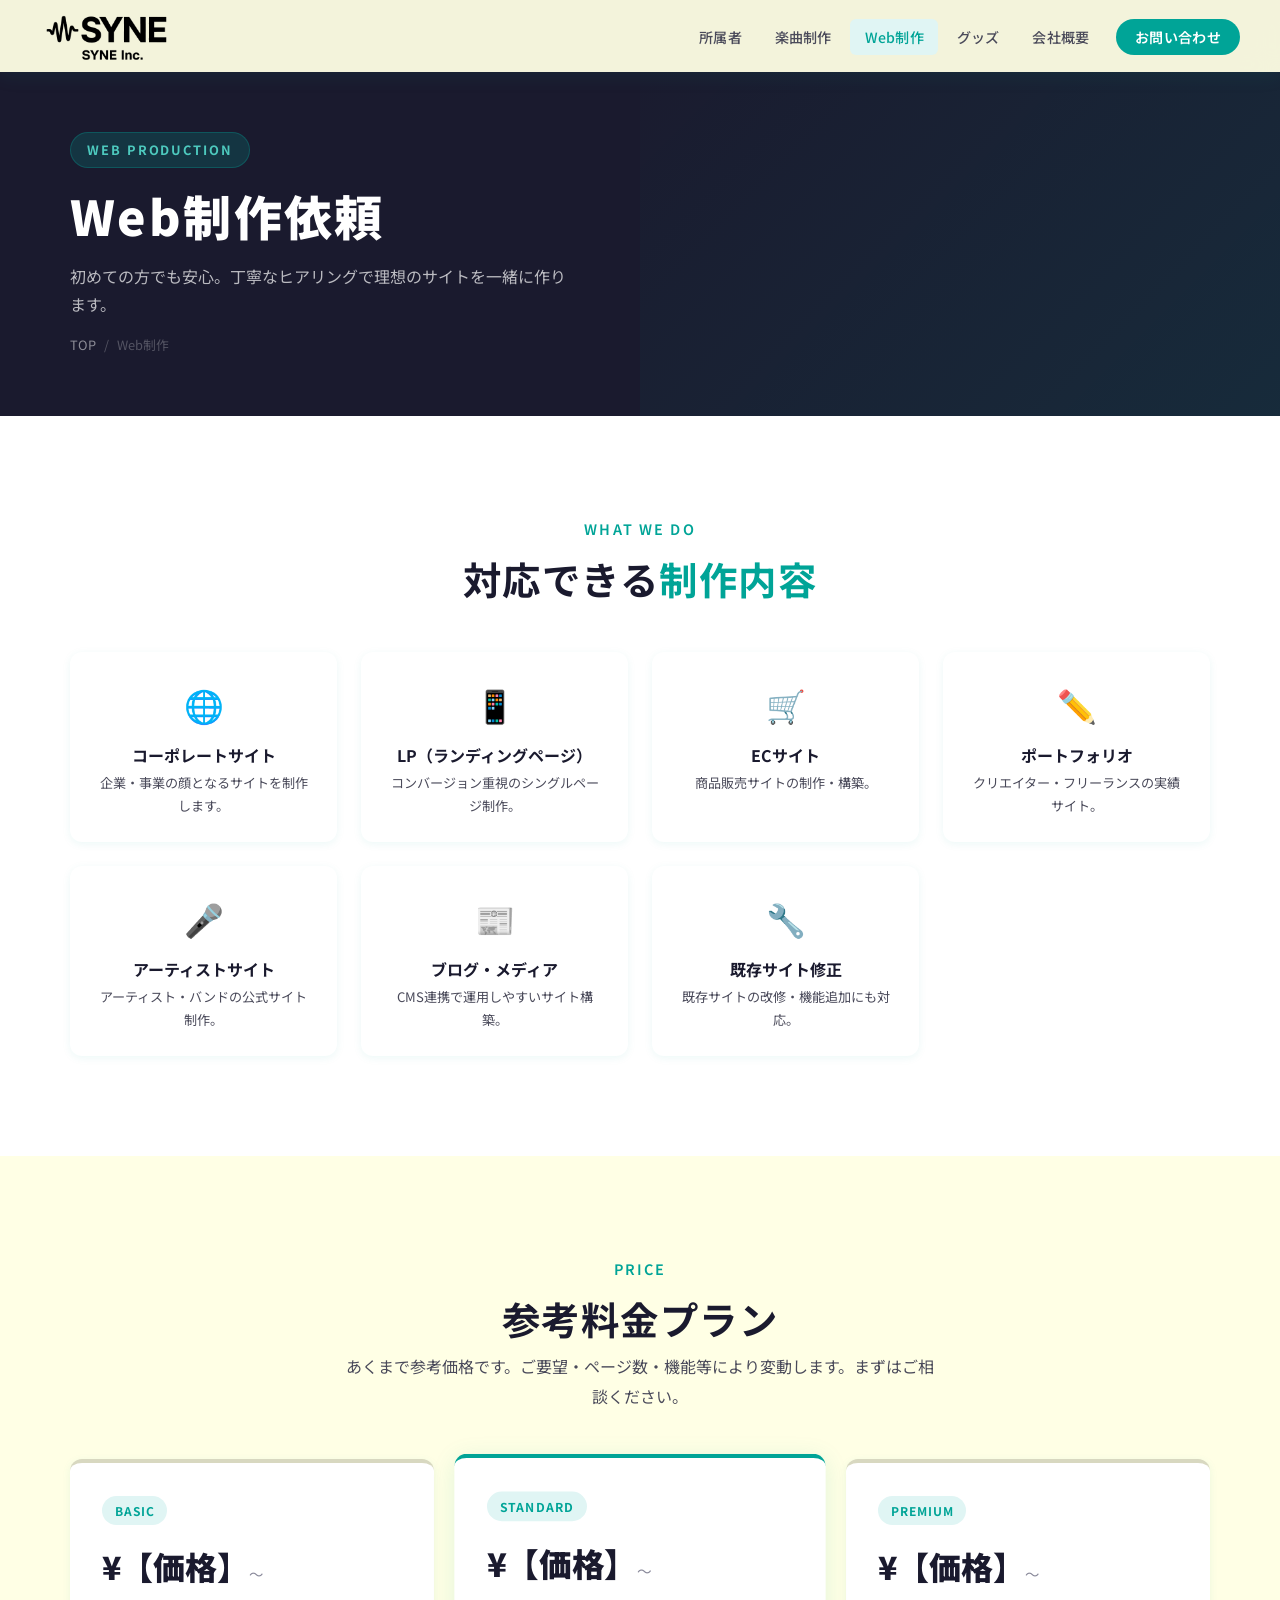
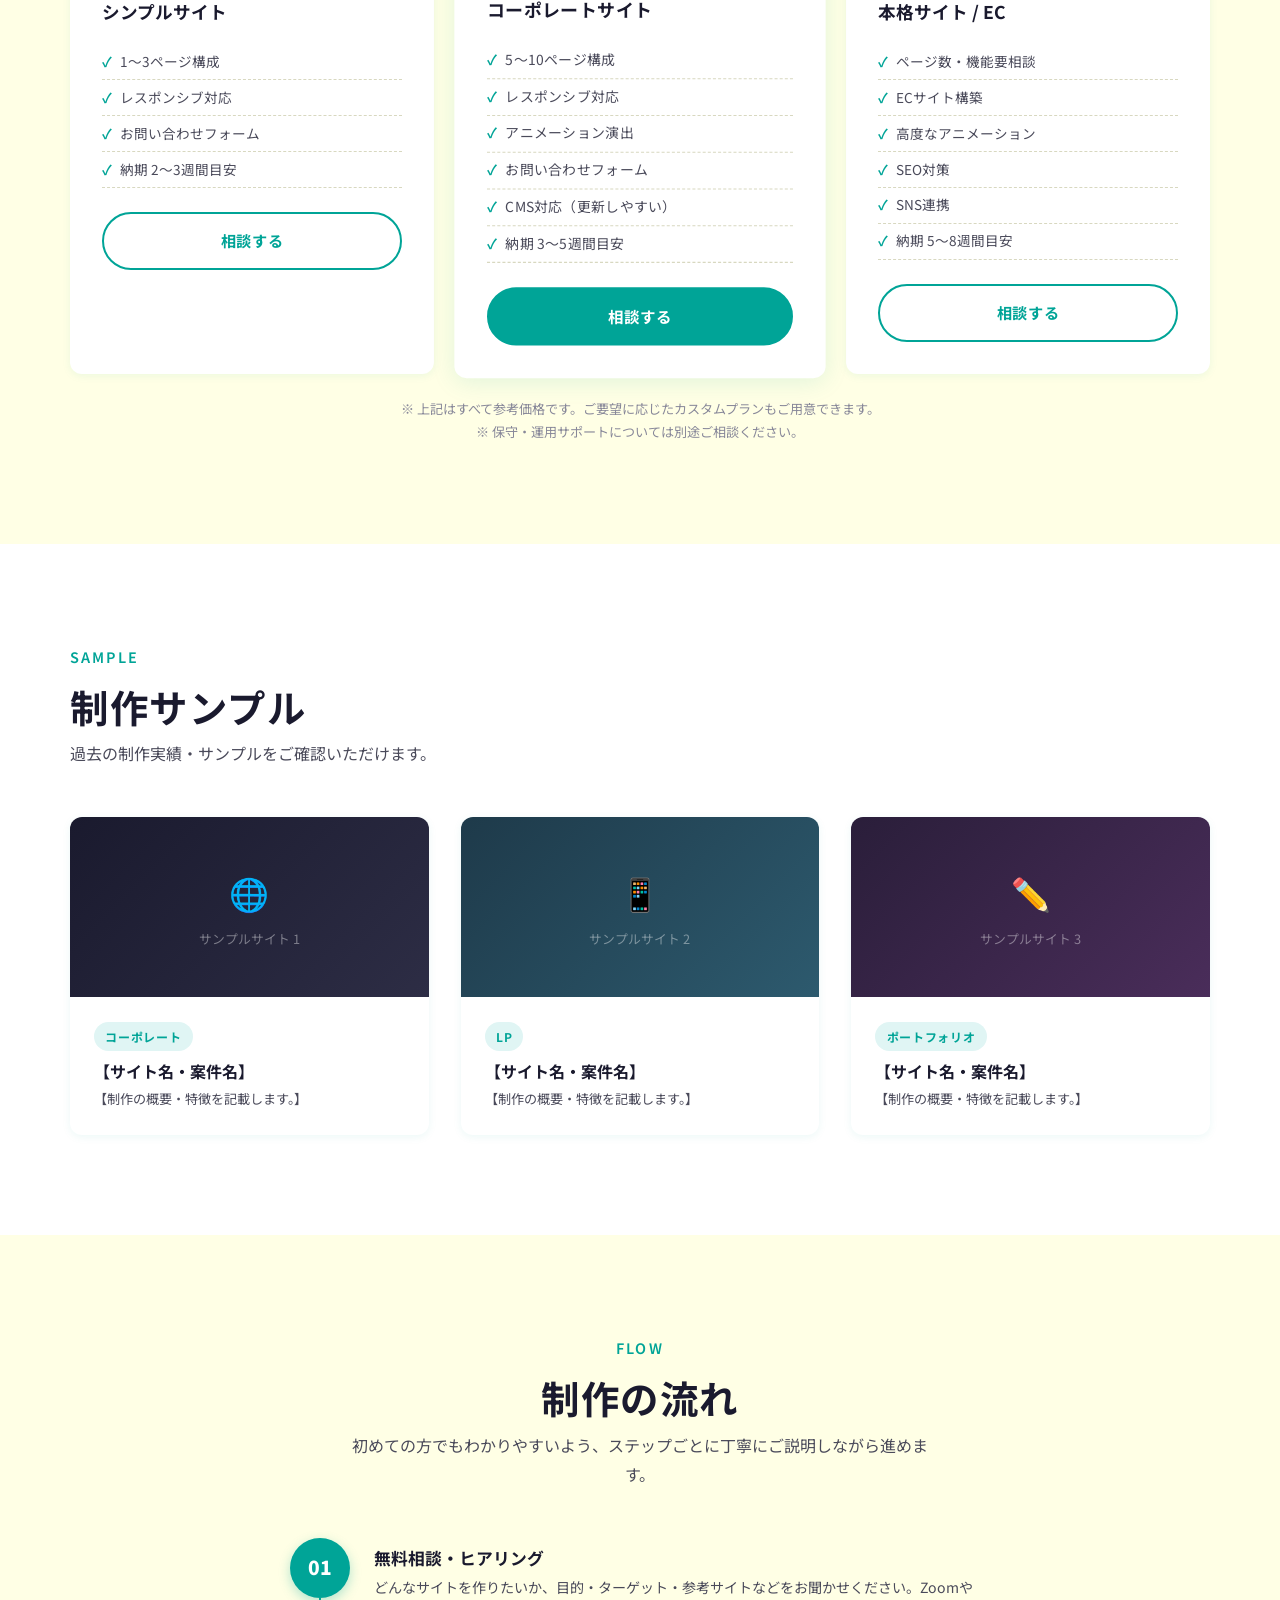
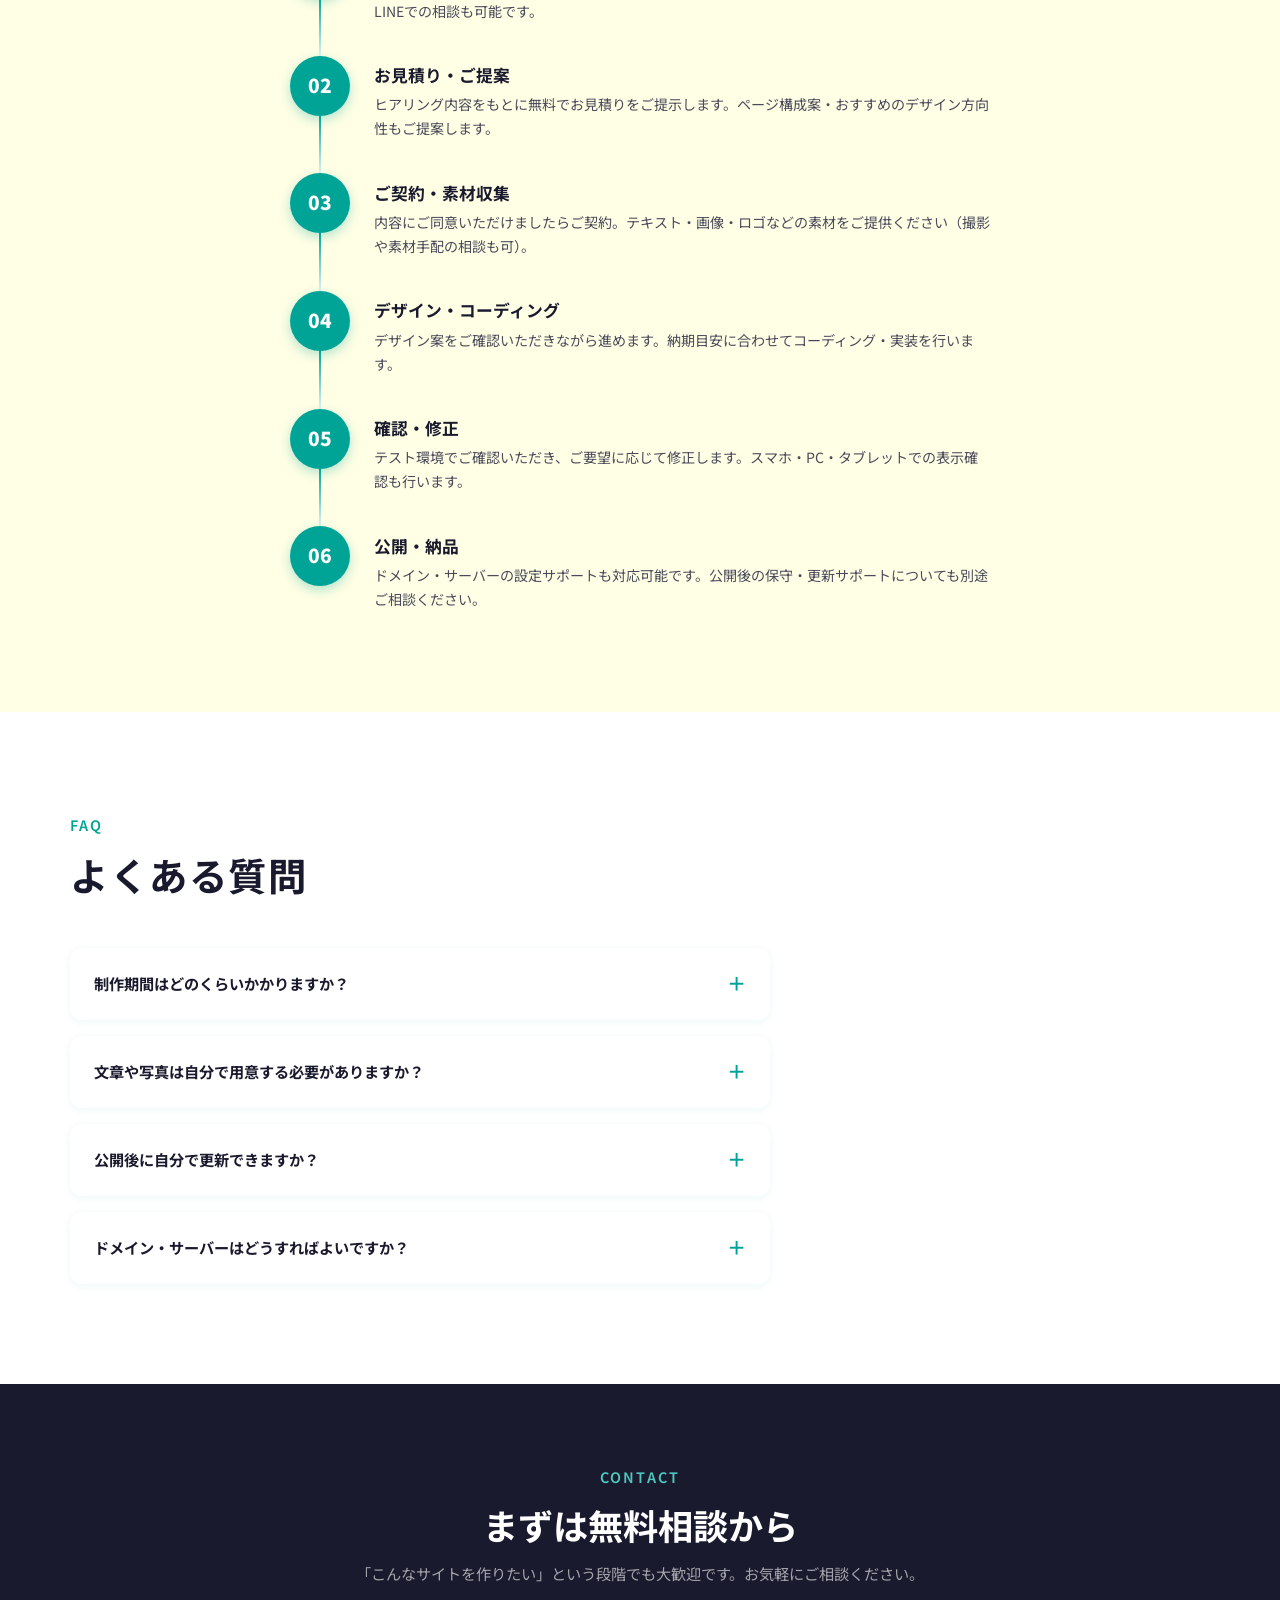
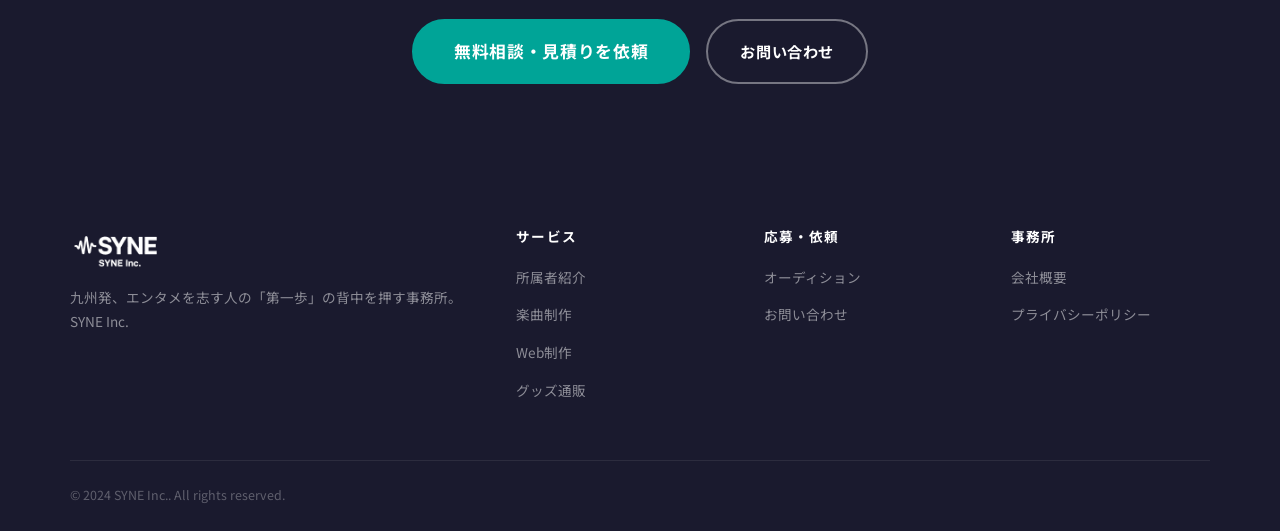
<file: web.html>
<!DOCTYPE html>
<html lang="ja">
<head>
  <meta charset="UTF-8">
  <meta name="viewport" content="width=device-width, initial-scale=1.0">
  <title>Web制作依頼 | SYNE Inc.</title>
  <meta name="description" content="コーポレートサイト・LP・EC・ポートフォリオなど幅広いWeb制作に対応。無料見積り・無料相談受付中。">
  <link rel="preconnect" href="https://fonts.googleapis.com">
  <link rel="preconnect" href="https://fonts.gstatic.com" crossorigin>
  <link href="https://fonts.googleapis.com/css2?family=Noto+Sans+JP:wght@400;500;700;900&display=swap" rel="stylesheet">
  <link rel="stylesheet" href="css/style.css">
</head>
<body>

<!-- NAVIGATION -->
<nav class="navbar scrolled">
  <div class="nav-container">
    <a href="index.html" class="nav-logo"><img src="images/logo.png" alt="事務所名" class="nav-logo-img" onerror="this.outerHTML='【<span class=&quot;logo-accent&quot;>事務所名</span>】'"></a>
    <button class="nav-toggle" aria-label="メニュー">
      <span></span><span></span><span></span>
    </button>
    <ul class="nav-menu">
      <li><a href="profiles.html">所属者</a></li>
      <li><a href="music.html">楽曲制作</a></li>
      <li><a href="web.html">Web制作</a></li>
      <li><a href="goods.html">グッズ</a></li>
      <li><a href="company.html">会社概要</a></li>
      <li><a href="contact.html" class="btn-nav">お問い合わせ</a></li>
    </ul>
  </div>
</nav>

<!-- PAGE HERO -->
<section class="page-hero">
  <div class="container">
    <div class="page-hero-tag">WEB PRODUCTION</div>
    <h1>Web制作依頼</h1>
    <p>初めての方でも安心。丁寧なヒアリングで理想のサイトを一緒に作ります。</p>
    <div class="breadcrumb">
      <a href="index.html">TOP</a>
      <span>/</span>
      <span>Web制作</span>
    </div>
  </div>
</section>

<!-- WHAT WE DO -->
<section class="section section--alt">
  <div class="container">
    <div class="section-header section-header--center reveal">
      <p class="section-subtitle">WHAT WE DO</p>
      <h2 class="section-title">対応できる<span>制作内容</span></h2>
    </div>
    <div class="grid-4 reveal">
      <div style="background:var(--white);border-radius:var(--radius);padding:1.5rem;text-align:center;box-shadow:var(--shadow-sm);transition:transform var(--transition),box-shadow var(--transition);" onmouseover="this.style.transform='translateY(-6px)';this.style.boxShadow='var(--shadow-lg)'" onmouseout="this.style.transform='';this.style.boxShadow='var(--shadow-sm)'">
        <div style="font-size:2rem;margin-bottom:0.8rem;">🌐</div>
        <h3 style="font-size:1rem;margin-bottom:0.4rem;">コーポレートサイト</h3>
        <p style="font-size:0.82rem;color:var(--text-mid);">企業・事業の顔となるサイトを制作します。</p>
      </div>
      <div style="background:var(--white);border-radius:var(--radius);padding:1.5rem;text-align:center;box-shadow:var(--shadow-sm);transition:transform var(--transition),box-shadow var(--transition);" onmouseover="this.style.transform='translateY(-6px)';this.style.boxShadow='var(--shadow-lg)'" onmouseout="this.style.transform='';this.style.boxShadow='var(--shadow-sm)'">
        <div style="font-size:2rem;margin-bottom:0.8rem;">📱</div>
        <h3 style="font-size:1rem;margin-bottom:0.4rem;">LP（ランディングページ）</h3>
        <p style="font-size:0.82rem;color:var(--text-mid);">コンバージョン重視のシングルページ制作。</p>
      </div>
      <div style="background:var(--white);border-radius:var(--radius);padding:1.5rem;text-align:center;box-shadow:var(--shadow-sm);transition:transform var(--transition),box-shadow var(--transition);" onmouseover="this.style.transform='translateY(-6px)';this.style.boxShadow='var(--shadow-lg)'" onmouseout="this.style.transform='';this.style.boxShadow='var(--shadow-sm)'">
        <div style="font-size:2rem;margin-bottom:0.8rem;">🛒</div>
        <h3 style="font-size:1rem;margin-bottom:0.4rem;">ECサイト</h3>
        <p style="font-size:0.82rem;color:var(--text-mid);">商品販売サイトの制作・構築。</p>
      </div>
      <div style="background:var(--white);border-radius:var(--radius);padding:1.5rem;text-align:center;box-shadow:var(--shadow-sm);transition:transform var(--transition),box-shadow var(--transition);" onmouseover="this.style.transform='translateY(-6px)';this.style.boxShadow='var(--shadow-lg)'" onmouseout="this.style.transform='';this.style.boxShadow='var(--shadow-sm)'">
        <div style="font-size:2rem;margin-bottom:0.8rem;">✏️</div>
        <h3 style="font-size:1rem;margin-bottom:0.4rem;">ポートフォリオ</h3>
        <p style="font-size:0.82rem;color:var(--text-mid);">クリエイター・フリーランスの実績サイト。</p>
      </div>
      <div style="background:var(--white);border-radius:var(--radius);padding:1.5rem;text-align:center;box-shadow:var(--shadow-sm);transition:transform var(--transition),box-shadow var(--transition);" onmouseover="this.style.transform='translateY(-6px)';this.style.boxShadow='var(--shadow-lg)'" onmouseout="this.style.transform='';this.style.boxShadow='var(--shadow-sm)'">
        <div style="font-size:2rem;margin-bottom:0.8rem;">🎤</div>
        <h3 style="font-size:1rem;margin-bottom:0.4rem;">アーティストサイト</h3>
        <p style="font-size:0.82rem;color:var(--text-mid);">アーティスト・バンドの公式サイト制作。</p>
      </div>
      <div style="background:var(--white);border-radius:var(--radius);padding:1.5rem;text-align:center;box-shadow:var(--shadow-sm);transition:transform var(--transition),box-shadow var(--transition);" onmouseover="this.style.transform='translateY(-6px)';this.style.boxShadow='var(--shadow-lg)'" onmouseout="this.style.transform='';this.style.boxShadow='var(--shadow-sm)'">
        <div style="font-size:2rem;margin-bottom:0.8rem;">📰</div>
        <h3 style="font-size:1rem;margin-bottom:0.4rem;">ブログ・メディア</h3>
        <p style="font-size:0.82rem;color:var(--text-mid);">CMS連携で運用しやすいサイト構築。</p>
      </div>
      <div style="background:var(--white);border-radius:var(--radius);padding:1.5rem;text-align:center;box-shadow:var(--shadow-sm);transition:transform var(--transition),box-shadow var(--transition);" onmouseover="this.style.transform='translateY(-6px)';this.style.boxShadow='var(--shadow-lg)'" onmouseout="this.style.transform='';this.style.boxShadow='var(--shadow-sm)'">
        <div style="font-size:2rem;margin-bottom:0.8rem;">🔧</div>
        <h3 style="font-size:1rem;margin-bottom:0.4rem;">既存サイト修正</h3>
        <p style="font-size:0.82rem;color:var(--text-mid);">既存サイトの改修・機能追加にも対応。</p>
      </div>
    </div>
  </div>
</section>

<!-- PRICE PLANS -->
<section class="section">
  <div class="container">
    <div class="section-header section-header--center reveal">
      <p class="section-subtitle">PRICE</p>
      <h2 class="section-title">参考料金プラン</h2>
      <p class="section-lead" style="margin-top:0.5rem;margin-inline:auto;">
        あくまで参考価格です。ご要望・ページ数・機能等により変動します。まずはご相談ください。
      </p>
    </div>
    <div class="web-price-cards reveal">

      <div class="web-price-card">
        <div class="web-plan-badge">BASIC</div>
        <div class="web-plan-price">¥【価格】<span>〜</span></div>
        <div class="web-plan-name">シンプルサイト</div>
        <ul class="web-plan-features">
          <li>1〜3ページ構成</li>
          <li>レスポンシブ対応</li>
          <li>お問い合わせフォーム</li>
          <li>納期 2〜3週間目安</li>
        </ul>
        <a href="contact.html?type=web" class="btn btn-outline" style="width:100%;justify-content:center;">相談する</a>
      </div>

      <div class="web-price-card featured">
        <div class="web-plan-badge">STANDARD</div>
        <div class="web-plan-price">¥【価格】<span>〜</span></div>
        <div class="web-plan-name">コーポレートサイト</div>
        <ul class="web-plan-features">
          <li>5〜10ページ構成</li>
          <li>レスポンシブ対応</li>
          <li>アニメーション演出</li>
          <li>お問い合わせフォーム</li>
          <li>CMS対応（更新しやすい）</li>
          <li>納期 3〜5週間目安</li>
        </ul>
        <a href="contact.html?type=web" class="btn btn-primary" style="width:100%;justify-content:center;">相談する</a>
      </div>

      <div class="web-price-card">
        <div class="web-plan-badge">PREMIUM</div>
        <div class="web-plan-price">¥【価格】<span>〜</span></div>
        <div class="web-plan-name">本格サイト / EC</div>
        <ul class="web-plan-features">
          <li>ページ数・機能要相談</li>
          <li>ECサイト構築</li>
          <li>高度なアニメーション</li>
          <li>SEO対策</li>
          <li>SNS連携</li>
          <li>納期 5〜8週間目安</li>
        </ul>
        <a href="contact.html?type=web" class="btn btn-outline" style="width:100%;justify-content:center;">相談する</a>
      </div>

    </div>
    <p class="price-note text-center" style="margin-top:1.5rem;">
      ※ 上記はすべて参考価格です。ご要望に応じたカスタムプランもご用意できます。<br>
      ※ 保守・運用サポートについては別途ご相談ください。
    </p>
  </div>
</section>

<!-- SAMPLE -->
<section class="section section--alt">
  <div class="container">
    <div class="section-header reveal">
      <p class="section-subtitle">SAMPLE</p>
      <h2 class="section-title">制作サンプル</h2>
      <p class="section-lead" style="margin-top:0.5rem;">過去の制作実績・サンプルをご確認いただけます。</p>
    </div>
    <div class="grid-3 reveal">
      <div class="card">
        <div style="background:linear-gradient(135deg,var(--text-dark),#2d2d45);height:180px;display:flex;align-items:center;justify-content:center;flex-direction:column;gap:0.5rem;">
          <div style="color:var(--accent-mid);font-size:2rem;">🌐</div>
          <div style="color:rgba(255,255,255,0.4);font-size:0.8rem;">サンプルサイト 1</div>
        </div>
        <div class="card-body">
          <div class="badge badge-accent" style="margin-bottom:0.6rem;">コーポレート</div>
          <h3 style="font-size:1rem;margin-bottom:0.4rem;">【サイト名・案件名】</h3>
          <p style="font-size:0.82rem;color:var(--text-mid);">【制作の概要・特徴を記載します。】</p>
        </div>
      </div>
      <div class="card">
        <div style="background:linear-gradient(135deg,#1e3a4a,#2d5a6e);height:180px;display:flex;align-items:center;justify-content:center;flex-direction:column;gap:0.5rem;">
          <div style="color:#7ecfce;font-size:2rem;">📱</div>
          <div style="color:rgba(255,255,255,0.4);font-size:0.8rem;">サンプルサイト 2</div>
        </div>
        <div class="card-body">
          <div class="badge badge-accent" style="margin-bottom:0.6rem;">LP</div>
          <h3 style="font-size:1rem;margin-bottom:0.4rem;">【サイト名・案件名】</h3>
          <p style="font-size:0.82rem;color:var(--text-mid);">【制作の概要・特徴を記載します。】</p>
        </div>
      </div>
      <div class="card">
        <div style="background:linear-gradient(135deg,#2a1e3a,#4a2d5a);height:180px;display:flex;align-items:center;justify-content:center;flex-direction:column;gap:0.5rem;">
          <div style="color:#bf9fdf;font-size:2rem;">✏️</div>
          <div style="color:rgba(255,255,255,0.4);font-size:0.8rem;">サンプルサイト 3</div>
        </div>
        <div class="card-body">
          <div class="badge badge-accent" style="margin-bottom:0.6rem;">ポートフォリオ</div>
          <h3 style="font-size:1rem;margin-bottom:0.4rem;">【サイト名・案件名】</h3>
          <p style="font-size:0.82rem;color:var(--text-mid);">【制作の概要・特徴を記載します。】</p>
        </div>
      </div>
    </div>
  </div>
</section>

<!-- FLOW -->
<section class="section">
  <div class="container">
    <div class="section-header section-header--center reveal">
      <p class="section-subtitle">FLOW</p>
      <h2 class="section-title">制作の流れ</h2>
      <p class="section-lead" style="margin-top:0.5rem;margin-inline:auto;">
        初めての方でもわかりやすいよう、ステップごとに丁寧にご説明しながら進めます。
      </p>
    </div>
    <div class="flow-steps reveal">
      <div class="flow-step">
        <div class="flow-num">01</div>
        <div class="flow-content">
          <h3>無料相談・ヒアリング</h3>
          <p>どんなサイトを作りたいか、目的・ターゲット・参考サイトなどをお聞かせください。ZoomやLINEでの相談も可能です。</p>
        </div>
      </div>
      <div class="flow-step">
        <div class="flow-num">02</div>
        <div class="flow-content">
          <h3>お見積り・ご提案</h3>
          <p>ヒアリング内容をもとに無料でお見積りをご提示します。ページ構成案・おすすめのデザイン方向性もご提案します。</p>
        </div>
      </div>
      <div class="flow-step">
        <div class="flow-num">03</div>
        <div class="flow-content">
          <h3>ご契約・素材収集</h3>
          <p>内容にご同意いただけましたらご契約。テキスト・画像・ロゴなどの素材をご提供ください（撮影や素材手配の相談も可）。</p>
        </div>
      </div>
      <div class="flow-step">
        <div class="flow-num">04</div>
        <div class="flow-content">
          <h3>デザイン・コーディング</h3>
          <p>デザイン案をご確認いただきながら進めます。納期目安に合わせてコーディング・実装を行います。</p>
        </div>
      </div>
      <div class="flow-step">
        <div class="flow-num">05</div>
        <div class="flow-content">
          <h3>確認・修正</h3>
          <p>テスト環境でご確認いただき、ご要望に応じて修正します。スマホ・PC・タブレットでの表示確認も行います。</p>
        </div>
      </div>
      <div class="flow-step">
        <div class="flow-num">06</div>
        <div class="flow-content">
          <h3>公開・納品</h3>
          <p>ドメイン・サーバーの設定サポートも対応可能です。公開後の保守・更新サポートについても別途ご相談ください。</p>
        </div>
      </div>
    </div>
  </div>
</section>

<!-- FAQ -->
<section class="section section--alt">
  <div class="container">
    <div class="section-header reveal">
      <p class="section-subtitle">FAQ</p>
      <h2 class="section-title">よくある質問</h2>
    </div>
    <div style="max-width:700px; display:flex; flex-direction:column; gap:1rem;" class="reveal">
      <details style="background:var(--white);border-radius:var(--radius);padding:1.2rem 1.5rem;box-shadow:var(--shadow-sm);cursor:pointer;">
        <summary style="font-weight:700;font-size:0.95rem;list-style:none;display:flex;align-items:center;justify-content:space-between;gap:1rem;">
          <span>制作期間はどのくらいかかりますか？</span>
          <span style="color:var(--accent);font-size:1.2rem;flex-shrink:0;">＋</span>
        </summary>
        <p style="margin-top:0.8rem;font-size:0.88rem;color:var(--text-mid);line-height:1.8;">
          規模により異なりますが、シンプルなサイトで2〜3週間、コーポレートサイトで3〜5週間が目安です。急ぎのご相談もお気軽にどうぞ。
        </p>
      </details>
      <details style="background:var(--white);border-radius:var(--radius);padding:1.2rem 1.5rem;box-shadow:var(--shadow-sm);cursor:pointer;">
        <summary style="font-weight:700;font-size:0.95rem;list-style:none;display:flex;align-items:center;justify-content:space-between;gap:1rem;">
          <span>文章や写真は自分で用意する必要がありますか？</span>
          <span style="color:var(--accent);font-size:1.2rem;flex-shrink:0;">＋</span>
        </summary>
        <p style="margin-top:0.8rem;font-size:0.88rem;color:var(--text-mid);line-height:1.8;">
          基本的にはご用意いただきますが、フリー素材の活用や文章のご提案もできます。まずはご相談ください。
        </p>
      </details>
      <details style="background:var(--white);border-radius:var(--radius);padding:1.2rem 1.5rem;box-shadow:var(--shadow-sm);cursor:pointer;">
        <summary style="font-weight:700;font-size:0.95rem;list-style:none;display:flex;align-items:center;justify-content:space-between;gap:1rem;">
          <span>公開後に自分で更新できますか？</span>
          <span style="color:var(--accent);font-size:1.2rem;flex-shrink:0;">＋</span>
        </summary>
        <p style="margin-top:0.8rem;font-size:0.88rem;color:var(--text-mid);line-height:1.8;">
          CMS（WordPressなど）での納品も可能です。操作説明もいたしますのでご安心ください。
        </p>
      </details>
      <details style="background:var(--white);border-radius:var(--radius);padding:1.2rem 1.5rem;box-shadow:var(--shadow-sm);cursor:pointer;">
        <summary style="font-weight:700;font-size:0.95rem;list-style:none;display:flex;align-items:center;justify-content:space-between;gap:1rem;">
          <span>ドメイン・サーバーはどうすればよいですか？</span>
          <span style="color:var(--accent);font-size:1.2rem;flex-shrink:0;">＋</span>
        </summary>
        <p style="margin-top:0.8rem;font-size:0.88rem;color:var(--text-mid);line-height:1.8;">
          お持ちでない場合はおすすめのサービスをご案内します。取得・設定のサポートも対応可能です。
        </p>
      </details>
    </div>
  </div>
</section>

<!-- CTA -->
<section style="background:var(--text-dark); padding:80px 0;">
  <div class="container text-center reveal">
    <p class="section-subtitle" style="color:var(--accent-mid);">CONTACT</p>
    <h2 style="color:var(--white); font-size:clamp(1.5rem,3vw,2.2rem); margin-bottom:0.8rem;">
      まずは無料相談から
    </h2>
    <p style="color:rgba(255,255,255,0.6); margin-bottom:2rem; font-size:0.95rem;">
      「こんなサイトを作りたい」という段階でも大歓迎です。お気軽にご相談ください。
    </p>
    <div style="display:flex; gap:1rem; justify-content:center; flex-wrap:wrap;">
      <a href="contact.html?type=web" class="btn btn-primary btn-lg">無料相談・見積りを依頼</a>
      <a href="contact.html" class="btn btn-outline" style="color:white; border-color:rgba(255,255,255,0.4);">お問い合わせ</a>
    </div>
  </div>
</section>

<!-- FOOTER -->
<footer class="footer">
  <div class="container">
    <div class="footer-inner">
      <div>
        <div class="footer-logo"><img src="images/logo.png" alt="事務所名" class="footer-logo-img" onerror="this.outerHTML='【<span class=&quot;logo-accent&quot;>事務所名</span>】'"></div>
        <p class="footer-desc">九州発、エンタメを志す人の「第一歩」の背中を押す事務所。SYNE Inc.</p>
      </div>
      <div class="footer-col">
        <h4>サービス</h4>
        <ul>
          <li><a href="profiles.html">所属者紹介</a></li>
          <li><a href="music.html">楽曲制作</a></li>
          <li><a href="web.html">Web制作</a></li>
          <li><a href="goods.html">グッズ通販</a></li>
        </ul>
      </div>
      <div class="footer-col">
        <h4>応募・依頼</h4>
        <ul>
          <li><a href="audition.html">オーディション</a></li>
          <li><a href="contact.html">お問い合わせ</a></li>
        </ul>
      </div>
      <div class="footer-col">
        <h4>事務所</h4>
        <ul>
          <li><a href="company.html">会社概要</a></li>
          <li><a href="#">プライバシーポリシー</a></li>
        </ul>
      </div>
    </div>
    <div class="footer-bottom">
      <span>© 2024 SYNE Inc.. All rights reserved.</span>
    </div>
  </div>
</footer>

<script src="js/main.js"></script>
</body>
</html>
</file>
<file: css/style.css>
/* ===================================
   RESET & BASE
=================================== */
*, *::before, *::after {
  box-sizing: border-box;
  margin: 0;
  padding: 0;
}

:root {
  --base:         #ffffe5;
  --base-dark:    #f5f5d0;
  --accent:       #00a497;
  --accent-dark:  #007a70;
  --accent-light: #e0f5f4;
  --accent-mid:   #4dc9be;
  --text-dark:    #1a1a2e;
  --text-mid:     #4a4a5a;
  --text-light:   #888899;
  --white:        #ffffff;
  --border:       #d8d8c0;
  --shadow-sm:    0 2px 8px rgba(0, 164, 151, 0.08);
  --shadow:       0 4px 24px rgba(0, 164, 151, 0.12);
  --shadow-lg:    0 8px 40px rgba(0, 164, 151, 0.16);
  --radius:       12px;
  --radius-lg:    20px;
  --nav-height:   72px;
  --transition:   0.3s cubic-bezier(0.4, 0, 0.2, 1);
}

html {
  scroll-behavior: smooth;
}

body {
  font-family: 'Noto Sans JP', 'Hiragino Kaku Gothic ProN', 'Yu Gothic', sans-serif;
  background: var(--base);
  color: var(--text-dark);
  line-height: 1.75;
  font-size: 16px;
  overflow-x: hidden;
}

a {
  color: inherit;
  text-decoration: none;
}

img {
  max-width: 100%;
  display: block;
}

ul { list-style: none; }

/* ===================================
   TYPOGRAPHY
=================================== */
h1, h2, h3, h4 {
  line-height: 1.3;
  font-weight: 700;
}

.section-title {
  font-size: clamp(1.6rem, 3vw, 2.4rem);
  color: var(--text-dark);
  margin-bottom: 0.4rem;
  letter-spacing: 0.04em;
}

.section-title span {
  color: var(--accent);
}

.section-subtitle {
  font-size: 0.9rem;
  color: var(--accent);
  letter-spacing: 0.15em;
  text-transform: uppercase;
  font-weight: 600;
  margin-bottom: 0.8rem;
}

.section-lead {
  font-size: 1rem;
  color: var(--text-mid);
  max-width: 600px;
  line-height: 1.85;
}

/* ===================================
   LAYOUT
=================================== */
.container {
  width: min(1140px, 92vw);
  margin-inline: auto;
}

.section {
  padding: clamp(60px, 8vw, 100px) 0;
}

.section--alt {
  background: var(--white);
}

.section--accent {
  background: var(--accent);
  color: var(--white);
}

.section--dark {
  background: var(--text-dark);
  color: var(--white);
}

.grid-2 {
  display: grid;
  grid-template-columns: repeat(auto-fit, minmax(300px, 1fr));
  gap: 2rem;
}

.grid-3 {
  display: grid;
  grid-template-columns: repeat(auto-fit, minmax(260px, 1fr));
  gap: 2rem;
}

.grid-4 {
  display: grid;
  grid-template-columns: repeat(auto-fit, minmax(220px, 1fr));
  gap: 1.5rem;
}

.flex-center {
  display: flex;
  align-items: center;
  justify-content: center;
}

.text-center { text-align: center; }

/* ===================================
   NAVIGATION
=================================== */
.navbar {
  position: fixed;
  top: 0;
  left: 0;
  right: 0;
  height: var(--nav-height);
  z-index: 1000;
  transition: background var(--transition), box-shadow var(--transition);
}

.navbar.scrolled {
  background: rgba(255, 255, 229, 0.95);
  backdrop-filter: blur(12px);
  box-shadow: 0 2px 20px rgba(0, 164, 151, 0.1);
}

/* Hero上（透明）のナビは明るい背景に合わせ暗いテキスト */
.navbar:not(.scrolled) .nav-menu a {
  color: var(--text-dark);
}
.navbar:not(.scrolled) .nav-menu a:hover {
  color: var(--accent);
  background: rgba(0, 164, 151, 0.08);
}
.navbar:not(.scrolled) .nav-menu .btn-nav {
  background: var(--accent);
  color: var(--white) !important;
}
.navbar:not(.scrolled) .nav-logo-img {
  filter: none;
}
.navbar:not(.scrolled) .nav-toggle span {
  background: var(--text-dark);
}

.nav-container {
  display: flex;
  align-items: center;
  justify-content: space-between;
  height: 100%;
  width: min(1200px, 94vw);
  margin-inline: auto;
}

.nav-logo {
  font-size: 1.5rem;
  font-weight: 900;
  letter-spacing: 0.08em;
  color: var(--text-dark);
  display: flex;
  align-items: center;
  gap: 0.5rem;
}

.nav-logo .logo-accent {
  color: var(--accent);
}

.nav-logo-img {
  height: 64px;
  width: auto;
  display: block;
  object-fit: contain;
}

.footer-logo-img {
  height: 44px;
  width: auto;
  display: block;
  object-fit: contain;
  margin-bottom: 0.8rem;
  filter: brightness(0) invert(1);
}

.nav-menu {
  display: flex;
  align-items: center;
  gap: 0.25rem;
}

.nav-menu a {
  padding: 0.5rem 0.9rem;
  font-size: 0.88rem;
  font-weight: 500;
  color: var(--text-mid);
  border-radius: 6px;
  transition: color var(--transition), background var(--transition);
  letter-spacing: 0.02em;
}

.nav-menu a:hover {
  color: var(--accent);
  background: var(--accent-light);
}

.nav-menu .btn-nav {
  background: var(--accent);
  color: var(--white) !important;
  padding: 0.5rem 1.2rem;
  border-radius: 50px;
  font-weight: 600;
  margin-left: 0.5rem;
}

.nav-menu .btn-nav:hover {
  background: var(--accent-dark) !important;
}

.nav-toggle {
  display: none;
  background: none;
  border: none;
  cursor: pointer;
  padding: 0.5rem;
  flex-direction: column;
  gap: 5px;
}

.nav-toggle span {
  display: block;
  width: 24px;
  height: 2px;
  background: var(--text-dark);
  transition: transform var(--transition), opacity var(--transition);
  border-radius: 2px;
}

.nav-toggle.active span:nth-child(1) {
  transform: translateY(7px) rotate(45deg);
}
.nav-toggle.active span:nth-child(2) {
  opacity: 0;
}
.nav-toggle.active span:nth-child(3) {
  transform: translateY(-7px) rotate(-45deg);
}

/* ===================================
   BUTTONS
=================================== */
.btn {
  display: inline-flex;
  align-items: center;
  gap: 0.5rem;
  padding: 0.85rem 2rem;
  border-radius: 50px;
  font-weight: 700;
  font-size: 0.95rem;
  letter-spacing: 0.04em;
  cursor: pointer;
  border: 2px solid transparent;
  transition: all var(--transition);
  text-decoration: none;
}

.btn-primary {
  background: var(--accent);
  color: var(--white);
  border-color: var(--accent);
}

.btn-primary:hover {
  background: var(--accent-dark);
  border-color: var(--accent-dark);
  transform: translateY(-2px);
  box-shadow: var(--shadow);
}

.btn-outline {
  background: transparent;
  color: var(--accent);
  border-color: var(--accent);
}

.btn-outline:hover {
  background: var(--accent);
  color: var(--white);
  transform: translateY(-2px);
}

.btn-white {
  background: var(--white);
  color: var(--accent);
  border-color: var(--white);
}

.btn-white:hover {
  background: var(--accent-light);
  transform: translateY(-2px);
}

.btn-dark {
  background: var(--text-dark);
  color: var(--white);
  border-color: var(--text-dark);
}

.btn-dark:hover {
  background: #2d2d45;
  transform: translateY(-2px);
}

.btn-sm {
  padding: 0.6rem 1.4rem;
  font-size: 0.85rem;
}

.btn-lg {
  padding: 1rem 2.5rem;
  font-size: 1.05rem;
}

/* ===================================
   CARDS
=================================== */
.card {
  background: var(--white);
  border-radius: var(--radius);
  overflow: hidden;
  box-shadow: var(--shadow-sm);
  transition: transform var(--transition), box-shadow var(--transition);
}

.card:hover {
  transform: translateY(-6px);
  box-shadow: var(--shadow-lg);
}

.card-body {
  padding: 1.5rem;
}

.card-img {
  width: 100%;
  aspect-ratio: 4/3;
  object-fit: cover;
  background: var(--accent-light);
}

/* ===================================
   HERO (TOP PAGE)
=================================== */
.hero {
  min-height: 100vh;
  display: flex;
  flex-direction: column;
  align-items: center;
  justify-content: center;
  position: relative;
  overflow: hidden;
  background: url('../images/hero-bg.png') center / cover no-repeat;
  padding-top: var(--nav-height);
}

.hero::before {
  content: '';
  position: absolute;
  inset: 0;
  background: linear-gradient(160deg, rgba(200,242,242,0.18) 0%, rgba(255,255,255,0.12) 100%);
  z-index: 0;
}

.hero-bg {
  position: absolute;
  inset: 0;
  overflow: hidden;
  z-index: 0;
}

/* Animated sound wave circles */
.wave-circle {
  position: absolute;
  border-radius: 50%;
  border: 1px solid rgba(0, 164, 151, 0.18);
  animation: waveExpand 6s ease-out infinite;
}

.wave-circle:nth-child(1) { width: 200px; height: 200px; top: 20%; left: 10%; animation-delay: 0s; }
.wave-circle:nth-child(2) { width: 300px; height: 300px; top: 15%; left: 8%; animation-delay: 1.5s; }
.wave-circle:nth-child(3) { width: 400px; height: 400px; top: 10%; left: 5%; animation-delay: 3s; }
.wave-circle:nth-child(4) { width: 180px; height: 180px; bottom: 20%; right: 12%; animation-delay: 0.8s; }
.wave-circle:nth-child(5) { width: 280px; height: 280px; bottom: 15%; right: 8%; animation-delay: 2.3s; }
.wave-circle:nth-child(6) { width: 380px; height: 380px; bottom: 10%; right: 4%; animation-delay: 3.8s; }

@keyframes waveExpand {
  0% { opacity: 0.5; transform: scale(0.8); }
  60% { opacity: 0.15; }
  100% { opacity: 0; transform: scale(1.3); }
}

/* Sound wave bars */
.sound-wave {
  position: absolute;
  bottom: 120px;
  left: 50%;
  transform: translateX(-50%);
  display: flex;
  align-items: center;
  gap: 4px;
  opacity: 0.15;
}

.sound-bar {
  width: 3px;
  border-radius: 3px;
  background: var(--accent);
  animation: soundBounce 1.2s ease-in-out infinite alternate;
}

.sound-bar:nth-child(1) { height: 20px; animation-delay: 0.0s; }
.sound-bar:nth-child(2) { height: 35px; animation-delay: 0.1s; }
.sound-bar:nth-child(3) { height: 50px; animation-delay: 0.2s; }
.sound-bar:nth-child(4) { height: 40px; animation-delay: 0.3s; }
.sound-bar:nth-child(5) { height: 60px; animation-delay: 0.4s; }
.sound-bar:nth-child(6) { height: 45px; animation-delay: 0.5s; }
.sound-bar:nth-child(7) { height: 55px; animation-delay: 0.6s; }
.sound-bar:nth-child(8) { height: 30px; animation-delay: 0.7s; }
.sound-bar:nth-child(9) { height: 48px; animation-delay: 0.8s; }
.sound-bar:nth-child(10) { height: 36px; animation-delay: 0.9s; }
.sound-bar:nth-child(11) { height: 52px; animation-delay: 1.0s; }
.sound-bar:nth-child(12) { height: 28px; animation-delay: 1.1s; }
.sound-bar:nth-child(13) { height: 42px; animation-delay: 1.0s; }
.sound-bar:nth-child(14) { height: 38px; animation-delay: 0.9s; }
.sound-bar:nth-child(15) { height: 58px; animation-delay: 0.8s; }
.sound-bar:nth-child(16) { height: 44px; animation-delay: 0.7s; }
.sound-bar:nth-child(17) { height: 32px; animation-delay: 0.6s; }
.sound-bar:nth-child(18) { height: 48px; animation-delay: 0.5s; }
.sound-bar:nth-child(19) { height: 38px; animation-delay: 0.4s; }
.sound-bar:nth-child(20) { height: 22px; animation-delay: 0.3s; }

@keyframes soundBounce {
  from { transform: scaleY(0.4); }
  to { transform: scaleY(1); }
}

.hero-content {
  position: relative;
  z-index: 1;
  text-align: center;
  padding: 2rem;
  max-width: 800px;
}

.hero-tag {
  display: inline-block;
  background: rgba(255,255,255,0.55);
  color: var(--text-dark);
  padding: 0.4rem 1.2rem;
  border-radius: 50px;
  font-size: 0.78rem;
  font-weight: 700;
  letter-spacing: 0.08em;
  margin-bottom: 1.5rem;
  border: 1px solid rgba(0,164,151,0.3);
  backdrop-filter: blur(8px);
  white-space: nowrap;
}

.hero-copy {
  font-size: clamp(3rem, 8vw, 6rem);
  font-weight: 900;
  letter-spacing: 0.12em;
  color: var(--white);
  line-height: 1.1;
  margin-bottom: 1.5rem;
  text-shadow: 0 2px 20px rgba(0,0,0,0.3);
}

.hero-copy .char {
  display: inline-block;
  animation: fadeInUp 0.6s ease both;
}

/* ── Hero Concepts (3フォント) ──────────────────── */
.hero-concepts {
  /* .hero の直接子要素として横幅を広くとる */
  position: relative;
  z-index: 1;
  width: min(92vw, 960px);
  display: flex;
  align-items: center;
  justify-content: center;
  margin-bottom: 2rem;
}

.concept-item {
  display: flex;
  flex-direction: column;
  align-items: center;
  text-align: center;
  padding: 0 clamp(1.6rem, 4vw, 4rem);
  flex: 1;
}

.concept-ja {
  font-size: clamp(2.4rem, 5.5vw, 4.8rem);
  font-weight: 700;
  color: var(--text-dark);
  line-height: 1.1;
  text-shadow: 0 1px 12px rgba(0,0,0,0.08);
  display: block;
}

.concept-en {
  display: block;
  font-size: clamp(0.65rem, 1.3vw, 0.88rem);
  letter-spacing: 0.22em;
  color: var(--accent);
  margin-top: 0.55rem;
  text-transform: uppercase;
}

.concept-divider {
  width: 1px;
  height: 72px;
  background: rgba(0,164,151,0.25);
  flex-shrink: 0;
}

/* 1. 共創 = BIZ UDPGothic  /  Co-creation = Montserrat */
.concept-1 .concept-ja {
  font-family: 'BIZ UDPGothic', 'Noto Sans JP', sans-serif;
  font-weight: 700;
}
.concept-1 .concept-en {
  font-family: 'Montserrat', sans-serif;
  font-weight: 600;
}

/* 2. 協奏 = Noto Serif JP (游明朝系)  /  Concerto = Playfair Display */
.concept-2 .concept-ja {
  font-family: 'Noto Serif JP', serif;
  font-weight: 900;
  font-size: clamp(2.7rem, 6.2vw, 5.4rem); /* 中央を少し大きく */
}
.concept-2 .concept-en {
  font-family: 'Playfair Display', serif;
  font-style: italic;
  font-size: clamp(0.72rem, 1.4vw, 0.95rem);
  letter-spacing: 0.12em;
}

/* 3. 競争 = Noto Sans JP (源ノ角ゴシック)  /  Competition = Bebas Neue */
.concept-3 .concept-ja {
  font-family: 'Noto Sans JP', sans-serif;
  font-weight: 900;
}
.concept-3 .concept-en {
  font-family: 'Bebas Neue', sans-serif;
  font-size: clamp(0.82rem, 1.55vw, 1.05rem);
  letter-spacing: 0.3em;
  color: var(--accent);
}

@media (max-width: 600px) {
  .concept-item { padding: 0 0.8rem; }
  .concept-divider { height: 50px; }
}

.hero-sub {
  font-size: clamp(0.95rem, 2.2vw, 1.2rem);
  color: var(--text-mid);
  margin-bottom: 2.5rem;
  line-height: 1.8;
  font-weight: 400;
}

.hero-ctas {
  display: flex;
  gap: 1rem;
  justify-content: center;
  flex-wrap: wrap;
}

.hero-scroll {
  position: absolute;
  bottom: 2.5rem;
  left: 50%;
  transform: translateX(-50%);
  display: flex;
  flex-direction: column;
  align-items: center;
  gap: 0.5rem;
  color: var(--text-mid);
  font-size: 0.75rem;
  letter-spacing: 0.1em;
  z-index: 1;
  animation: bounce 2s ease-in-out infinite;
}

.hero-scroll::after {
  content: '';
  display: block;
  width: 1px;
  height: 40px;
  background: linear-gradient(to bottom, rgba(0,164,151,0.5), transparent);
}

@keyframes bounce {
  0%, 100% { transform: translateX(-50%) translateY(0); }
  50% { transform: translateX(-50%) translateY(6px); }
}

/* Hero wave bottom */
.hero-wave-bottom {
  position: absolute;
  bottom: 0;
  left: 0;
  right: 0;
  z-index: 1;
}

/* ===================================
   PAGE HERO (sub pages)
=================================== */
.page-hero {
  padding: calc(var(--nav-height) + 60px) 0 60px;
  background: var(--text-dark);
  color: var(--white);
  position: relative;
  overflow: hidden;
}

.page-hero::before {
  content: '';
  position: absolute;
  top: 0; right: 0;
  width: 50%;
  height: 100%;
  background: linear-gradient(135deg, transparent, rgba(0, 164, 151, 0.12));
}

.page-hero-tag {
  display: inline-block;
  background: rgba(0, 164, 151, 0.2);
  color: var(--accent-mid);
  padding: 0.35rem 1rem;
  border-radius: 50px;
  font-size: 0.8rem;
  font-weight: 700;
  letter-spacing: 0.15em;
  margin-bottom: 1rem;
  border: 1px solid rgba(0, 164, 151, 0.3);
}

.page-hero h1 {
  font-size: clamp(2rem, 4vw, 3rem);
  font-weight: 900;
  letter-spacing: 0.05em;
  margin-bottom: 1rem;
}

.page-hero p {
  font-size: 1rem;
  color: rgba(255,255,255,0.7);
  max-width: 500px;
}

/* ===================================
   SECTION HEADER
=================================== */
.section-header {
  margin-bottom: 3rem;
}

.section-header--center {
  text-align: center;
}

.section-header--center .section-lead {
  margin-inline: auto;
}

/* ===================================
   TOP: MISSION SECTION
=================================== */
.mission-grid {
  display: grid;
  grid-template-columns: 1fr 1fr;
  gap: 4rem;
  align-items: center;
}

.mission-copy {
  font-size: clamp(1.4rem, 2.5vw, 1.9rem);
  font-weight: 800;
  line-height: 1.6;
  letter-spacing: 0.04em;
}

.mission-copy em {
  color: var(--accent);
  font-style: normal;
}

.mission-visual {
  position: relative;
  display: flex;
  flex-direction: column;
  gap: 1.2rem;
}

.mission-card {
  background: var(--white);
  border-radius: var(--radius);
  padding: 1.2rem 1.5rem;
  display: flex;
  align-items: flex-start;
  gap: 1rem;
  box-shadow: var(--shadow-sm);
  border-left: 4px solid var(--accent);
  transition: transform var(--transition);
}

.mission-card:hover {
  transform: translateX(6px);
}

.mission-card-icon {
  width: 44px;
  height: 44px;
  background: var(--accent-light);
  border-radius: 10px;
  display: flex;
  align-items: center;
  justify-content: center;
  font-size: 1.3rem;
  flex-shrink: 0;
}

.mission-card h3 {
  font-size: 1rem;
  font-weight: 700;
  margin-bottom: 0.2rem;
}

.mission-card p {
  font-size: 0.85rem;
  color: var(--text-mid);
}

/* ===================================
   TOP: MEMBER PREVIEW
=================================== */
.member-preview-grid {
  display: grid;
  grid-template-columns: repeat(auto-fill, minmax(200px, 1fr));
  gap: 1.5rem;
}

.member-card {
  background: var(--white);
  border-radius: var(--radius);
  overflow: hidden;
  box-shadow: var(--shadow-sm);
  transition: transform var(--transition), box-shadow var(--transition);
  text-align: center;
}

.member-card:hover {
  transform: translateY(-6px);
  box-shadow: var(--shadow-lg);
}

.member-card-photo {
  width: 100%;
  aspect-ratio: 3/4;
  background: linear-gradient(135deg, var(--accent-light), var(--base-dark));
  display: flex;
  align-items: center;
  justify-content: center;
  font-size: 3rem;
  color: var(--accent);
  position: relative;
  overflow: hidden;
}

.member-card-photo img {
  width: 100%;
  height: 100%;
  object-fit: cover;
  position: absolute;
  inset: 0;
}

.member-card-body {
  padding: 1rem;
}

.member-card-name {
  font-weight: 700;
  font-size: 1rem;
  margin-bottom: 0.2rem;
}

.member-card-role {
  font-size: 0.78rem;
  color: var(--accent);
  font-weight: 600;
  letter-spacing: 0.05em;
}

/* ===================================
   TOP: SERVICE CARDS
=================================== */
.service-card {
  background: var(--white);
  border-radius: var(--radius-lg);
  padding: 2.5rem 2rem;
  box-shadow: var(--shadow-sm);
  transition: transform var(--transition), box-shadow var(--transition);
  border-top: 4px solid var(--accent);
  display: flex;
  flex-direction: column;
}

.service-card:hover {
  transform: translateY(-8px);
  box-shadow: var(--shadow-lg);
}

.service-icon {
  width: 56px;
  height: 56px;
  background: var(--accent-light);
  border-radius: 14px;
  display: flex;
  align-items: center;
  justify-content: center;
  font-size: 1.5rem;
  margin-bottom: 1.2rem;
}

.service-card h3 {
  font-size: 1.2rem;
  margin-bottom: 0.6rem;
}

.service-card p {
  font-size: 0.9rem;
  color: var(--text-mid);
  line-height: 1.75;
  flex: 1;
  margin-bottom: 1.5rem;
}

/* ===================================
   TOP: CTA SECTION
=================================== */
.cta-section {
  background: var(--text-dark);
  padding: clamp(60px, 8vw, 100px) 0;
  position: relative;
  overflow: hidden;
}

.cta-section::before {
  content: '';
  position: absolute;
  top: -50%;
  right: -10%;
  width: 600px;
  height: 600px;
  border-radius: 50%;
  background: radial-gradient(circle, rgba(0, 164, 151, 0.12) 0%, transparent 70%);
}

.cta-grid {
  display: grid;
  grid-template-columns: repeat(auto-fit, minmax(280px, 1fr));
  gap: 2rem;
}

.cta-card {
  background: rgba(255,255,255,0.05);
  border: 1px solid rgba(255,255,255,0.1);
  border-radius: var(--radius-lg);
  padding: 2rem;
  text-align: center;
  transition: background var(--transition), transform var(--transition);
}

.cta-card:hover {
  background: rgba(0, 164, 151, 0.1);
  transform: translateY(-4px);
}

.cta-card-icon {
  font-size: 2.5rem;
  margin-bottom: 1rem;
}

.cta-card h3 {
  font-size: 1.2rem;
  color: var(--white);
  margin-bottom: 0.5rem;
}

.cta-card p {
  font-size: 0.85rem;
  color: rgba(255,255,255,0.6);
  margin-bottom: 1.5rem;
}

/* ===================================
   PROFILES PAGE
=================================== */
.profile-card {
  background: var(--white);
  border-radius: var(--radius-lg);
  overflow: hidden;
  box-shadow: var(--shadow-sm);
  transition: transform var(--transition), box-shadow var(--transition);
  display: grid;
  grid-template-columns: 260px 1fr;
}

.profile-card:hover {
  transform: translateY(-4px);
  box-shadow: var(--shadow-lg);
}

.profile-photo {
  aspect-ratio: 3/4;
  background: linear-gradient(160deg, var(--accent-light), var(--base-dark));
  display: flex;
  align-items: center;
  justify-content: center;
  font-size: 5rem;
  color: var(--accent);
  position: relative;
  overflow: hidden;
}

.profile-photo img {
  width: 100%;
  height: 100%;
  object-fit: cover;
  position: absolute;
  inset: 0;
}

.profile-info {
  padding: 2rem;
}

.profile-role {
  display: inline-block;
  background: var(--accent-light);
  color: var(--accent);
  padding: 0.3rem 0.8rem;
  border-radius: 50px;
  font-size: 0.78rem;
  font-weight: 700;
  letter-spacing: 0.08em;
  margin-bottom: 0.8rem;
}

.profile-name {
  font-size: 1.6rem;
  font-weight: 900;
  margin-bottom: 0.2rem;
}

.profile-name-en {
  font-size: 0.85rem;
  color: var(--text-light);
  letter-spacing: 0.1em;
  margin-bottom: 1rem;
}

.profile-bio {
  font-size: 0.9rem;
  color: var(--text-mid);
  line-height: 1.85;
  margin-bottom: 1.2rem;
}

.profile-achievements {
  margin-bottom: 1.2rem;
}

.profile-achievements h4 {
  font-size: 0.8rem;
  color: var(--accent);
  letter-spacing: 0.1em;
  font-weight: 700;
  margin-bottom: 0.5rem;
}

.achievement-list {
  list-style: none;
}

.achievement-list li {
  font-size: 0.85rem;
  color: var(--text-mid);
  padding: 0.2rem 0;
  display: flex;
  gap: 0.5rem;
}

.achievement-list li::before {
  content: '—';
  color: var(--accent);
}

.profile-sns {
  display: flex;
  gap: 0.75rem;
  flex-wrap: wrap;
}

.sns-link {
  display: inline-flex;
  align-items: center;
  gap: 0.4rem;
  padding: 0.4rem 0.9rem;
  border-radius: 50px;
  font-size: 0.78rem;
  font-weight: 600;
  border: 1.5px solid var(--border);
  color: var(--text-mid);
  transition: all var(--transition);
}

.sns-link:hover {
  border-color: var(--accent);
  color: var(--accent);
  background: var(--accent-light);
}

/* ===================================
   MUSIC PAGE
=================================== */
.portfolio-grid {
  display: grid;
  grid-template-columns: repeat(auto-fill, minmax(300px, 1fr));
  gap: 2rem;
}

.portfolio-card {
  background: var(--white);
  border-radius: var(--radius);
  overflow: hidden;
  box-shadow: var(--shadow-sm);
  transition: transform var(--transition), box-shadow var(--transition);
}

.portfolio-card:hover {
  transform: translateY(-6px);
  box-shadow: var(--shadow-lg);
}

.portfolio-embed {
  width: 100%;
  aspect-ratio: 16/9;
  background: var(--text-dark);
  display: flex;
  align-items: center;
  justify-content: center;
  color: rgba(255,255,255,0.4);
  font-size: 0.85rem;
  position: relative;
  overflow: hidden;
}

.portfolio-embed iframe {
  width: 100%;
  height: 100%;
  border: 0;
}

.portfolio-embed-placeholder {
  position: absolute;
  inset: 0;
  display: flex;
  flex-direction: column;
  align-items: center;
  justify-content: center;
  gap: 0.5rem;
  background: linear-gradient(135deg, #1a1a2e, #2d2d45);
  color: rgba(255,255,255,0.5);
}

.play-icon {
  width: 52px;
  height: 52px;
  background: rgba(0, 164, 151, 0.2);
  border-radius: 50%;
  border: 2px solid rgba(0, 164, 151, 0.4);
  display: flex;
  align-items: center;
  justify-content: center;
  font-size: 1.3rem;
  color: var(--accent-mid);
}

.portfolio-info {
  padding: 1.2rem;
}

.portfolio-genre {
  display: inline-block;
  background: var(--accent-light);
  color: var(--accent);
  padding: 0.2rem 0.7rem;
  border-radius: 50px;
  font-size: 0.72rem;
  font-weight: 700;
  letter-spacing: 0.08em;
  margin-bottom: 0.5rem;
}

.portfolio-title {
  font-size: 1rem;
  font-weight: 700;
  margin-bottom: 0.3rem;
}

.portfolio-desc {
  font-size: 0.82rem;
  color: var(--text-mid);
  line-height: 1.6;
}

/* Price table */
.price-table {
  width: 100%;
  border-collapse: separate;
  border-spacing: 0;
  border-radius: var(--radius);
  overflow: hidden;
  box-shadow: var(--shadow-sm);
}

.price-table th {
  background: var(--accent);
  color: var(--white);
  padding: 1rem 1.5rem;
  font-size: 0.9rem;
  font-weight: 700;
  text-align: left;
}

.price-table td {
  background: var(--white);
  padding: 0.9rem 1.5rem;
  font-size: 0.9rem;
  border-bottom: 1px solid var(--border);
  color: var(--text-mid);
}

.price-table tr:last-child td {
  border-bottom: none;
}

.price-table td:last-child {
  font-weight: 700;
  color: var(--accent);
}

.price-note {
  font-size: 0.82rem;
  color: var(--text-light);
  margin-top: 0.75rem;
}

/* ===================================
   WEB PAGE
=================================== */
.flow-steps {
  display: flex;
  flex-direction: column;
  gap: 0;
  position: relative;
  max-width: 700px;
  margin: 0 auto;
}

.flow-step {
  display: grid;
  grid-template-columns: 60px 1fr;
  gap: 1.5rem;
  position: relative;
  padding-bottom: 2rem;
}

.flow-step:last-child {
  padding-bottom: 0;
}

.flow-step:not(:last-child)::before {
  content: '';
  position: absolute;
  left: 29px;
  top: 60px;
  bottom: 0;
  width: 2px;
  background: linear-gradient(to bottom, var(--accent), var(--accent-light));
}

.flow-num {
  width: 60px;
  height: 60px;
  background: var(--accent);
  color: var(--white);
  border-radius: 50%;
  display: flex;
  align-items: center;
  justify-content: center;
  font-size: 1.2rem;
  font-weight: 900;
  flex-shrink: 0;
  box-shadow: 0 4px 12px rgba(0, 164, 151, 0.3);
}

.flow-content {
  padding-top: 0.6rem;
}

.flow-content h3 {
  font-size: 1.05rem;
  margin-bottom: 0.4rem;
}

.flow-content p {
  font-size: 0.88rem;
  color: var(--text-mid);
  line-height: 1.7;
}

.web-price-cards {
  display: grid;
  grid-template-columns: repeat(auto-fit, minmax(240px, 1fr));
  gap: 1.5rem;
}

.web-price-card {
  background: var(--white);
  border-radius: var(--radius);
  padding: 2rem;
  box-shadow: var(--shadow-sm);
  border-top: 4px solid var(--border);
  transition: transform var(--transition), box-shadow var(--transition);
}

.web-price-card.featured {
  border-top-color: var(--accent);
  transform: scale(1.02);
  box-shadow: var(--shadow);
}

.web-price-card:hover {
  transform: translateY(-4px) scale(1.01);
  box-shadow: var(--shadow-lg);
}

.web-price-card.featured:hover {
  transform: translateY(-4px) scale(1.02);
}

.web-plan-badge {
  display: inline-block;
  background: var(--accent-light);
  color: var(--accent);
  padding: 0.25rem 0.8rem;
  border-radius: 50px;
  font-size: 0.75rem;
  font-weight: 700;
  letter-spacing: 0.08em;
  margin-bottom: 0.8rem;
}

.web-plan-price {
  font-size: 2rem;
  font-weight: 900;
  color: var(--text-dark);
  margin-bottom: 0.2rem;
}

.web-plan-price span {
  font-size: 0.9rem;
  font-weight: 400;
  color: var(--text-light);
}

.web-plan-name {
  font-size: 1.1rem;
  font-weight: 700;
  margin-bottom: 1rem;
}

.web-plan-features {
  list-style: none;
  margin-bottom: 1.5rem;
}

.web-plan-features li {
  font-size: 0.85rem;
  color: var(--text-mid);
  padding: 0.35rem 0;
  border-bottom: 1px dashed var(--border);
  display: flex;
  gap: 0.5rem;
}

.web-plan-features li::before {
  content: '✓';
  color: var(--accent);
  font-weight: 700;
  flex-shrink: 0;
}

/* ===================================
   COMPANY PAGE
=================================== */
.company-table {
  width: 100%;
  border-collapse: separate;
  border-spacing: 0;
}

.company-table th,
.company-table td {
  padding: 1.1rem 1.5rem;
  border-bottom: 1px solid var(--border);
  text-align: left;
  vertical-align: top;
}

.company-table th {
  width: 200px;
  font-size: 0.88rem;
  font-weight: 700;
  color: var(--accent);
  background: var(--accent-light);
}

.company-table td {
  font-size: 0.92rem;
  color: var(--text-mid);
  background: var(--white);
}

.company-table tr:first-child th { border-radius: var(--radius) 0 0 0; }
.company-table tr:first-child td { border-radius: 0 var(--radius) 0 0; }

/* ===================================
   CONTACT PAGE
=================================== */
.contact-form {
  max-width: 700px;
  margin: 0 auto;
  background: var(--white);
  border-radius: var(--radius-lg);
  padding: 3rem;
  box-shadow: var(--shadow);
}

.form-group {
  margin-bottom: 1.5rem;
}

.form-label {
  display: block;
  font-size: 0.88rem;
  font-weight: 700;
  color: var(--text-dark);
  margin-bottom: 0.5rem;
}

.form-label .required {
  color: #e05050;
  margin-left: 0.3rem;
  font-size: 0.75rem;
}

.form-input,
.form-select,
.form-textarea {
  width: 100%;
  padding: 0.85rem 1.1rem;
  border: 1.5px solid var(--border);
  border-radius: 8px;
  font-family: inherit;
  font-size: 0.95rem;
  color: var(--text-dark);
  background: var(--base);
  transition: border-color var(--transition), box-shadow var(--transition);
  outline: none;
}

.form-input:focus,
.form-select:focus,
.form-textarea:focus {
  border-color: var(--accent);
  box-shadow: 0 0 0 3px rgba(0, 164, 151, 0.12);
}

.form-textarea {
  min-height: 180px;
  resize: vertical;
}

.form-select {
  appearance: none;
  background-image: url("data:image/svg+xml,%3Csvg xmlns='http://www.w3.org/2000/svg' width='12' height='8' viewBox='0 0 12 8'%3E%3Cpath d='M1 1l5 5 5-5' stroke='%2300a497' stroke-width='1.5' fill='none' stroke-linecap='round'/%3E%3C/svg%3E");
  background-repeat: no-repeat;
  background-position: right 1rem center;
  padding-right: 2.5rem;
}

.form-row {
  display: grid;
  grid-template-columns: 1fr 1fr;
  gap: 1rem;
}

.form-submit {
  text-align: center;
  margin-top: 2rem;
}

/* ===================================
   AUDITION PAGE
=================================== */
.audition-highlight {
  background: var(--text-dark);
  color: var(--white);
  border-radius: var(--radius-lg);
  padding: 3rem;
  text-align: center;
  position: relative;
  overflow: hidden;
}

.audition-highlight::before {
  content: '';
  position: absolute;
  inset: 0;
  background: radial-gradient(ellipse at top right, rgba(0, 164, 151, 0.2), transparent 60%);
}

.audition-highlight > * { position: relative; z-index: 1; }

.audition-status {
  display: inline-flex;
  align-items: center;
  gap: 0.5rem;
  background: rgba(0, 164, 151, 0.15);
  border: 1px solid rgba(0, 164, 151, 0.3);
  color: var(--accent-mid);
  padding: 0.4rem 1rem;
  border-radius: 50px;
  font-size: 0.82rem;
  font-weight: 700;
  letter-spacing: 0.08em;
  margin-bottom: 1.5rem;
}

.status-dot {
  width: 8px;
  height: 8px;
  background: var(--accent);
  border-radius: 50%;
  animation: pulse 2s ease infinite;
}

@keyframes pulse {
  0%, 100% { opacity: 1; transform: scale(1); }
  50% { opacity: 0.5; transform: scale(1.4); }
}

.audition-title {
  font-size: clamp(1.6rem, 3vw, 2.4rem);
  font-weight: 900;
  color: var(--white);
  margin-bottom: 0.8rem;
}

.qr-wrapper {
  display: inline-block;
  background: var(--white);
  padding: 1.2rem;
  border-radius: var(--radius);
  margin: 1.5rem 0;
}

.qr-placeholder {
  width: 140px;
  height: 140px;
  background: #f0f0f0;
  display: flex;
  align-items: center;
  justify-content: center;
  font-size: 0.75rem;
  color: #888;
  text-align: center;
  border-radius: 4px;
}

/* ===================================
   GOODS PAGE
=================================== */
.goods-grid {
  display: grid;
  grid-template-columns: repeat(auto-fill, minmax(220px, 1fr));
  gap: 1.5rem;
}

.goods-card {
  background: var(--white);
  border-radius: var(--radius);
  overflow: hidden;
  box-shadow: var(--shadow-sm);
  transition: transform var(--transition), box-shadow var(--transition);
}

.goods-card:hover {
  transform: translateY(-6px);
  box-shadow: var(--shadow-lg);
}

.goods-img {
  width: 100%;
  aspect-ratio: 1;
  background: var(--accent-light);
  display: flex;
  align-items: center;
  justify-content: center;
  font-size: 3rem;
  color: var(--accent);
}

.goods-img img {
  width: 100%;
  height: 100%;
  object-fit: cover;
}

.goods-info {
  padding: 1rem;
}

.goods-name {
  font-weight: 700;
  font-size: 0.95rem;
  margin-bottom: 0.3rem;
}

.goods-price {
  font-size: 1.1rem;
  font-weight: 800;
  color: var(--accent);
}

/* ===================================
   FOOTER
=================================== */
.footer {
  background: var(--text-dark);
  color: rgba(255,255,255,0.8);
  padding: 4rem 0 0;
}

.footer-inner {
  display: grid;
  grid-template-columns: 2fr 1fr 1fr 1fr;
  gap: 3rem;
  padding-bottom: 3rem;
}

.footer-logo {
  font-size: 1.5rem;
  font-weight: 900;
  color: var(--white);
  margin-bottom: 0.8rem;
  letter-spacing: 0.08em;
}

.footer-logo .logo-accent {
  color: var(--accent);
}

.footer-desc {
  font-size: 0.85rem;
  color: rgba(255,255,255,0.5);
  line-height: 1.8;
  margin-bottom: 1.5rem;
}

.footer-sns {
  display: flex;
  gap: 0.7rem;
}

.footer-sns a {
  width: 36px;
  height: 36px;
  background: rgba(255,255,255,0.08);
  border-radius: 8px;
  display: flex;
  align-items: center;
  justify-content: center;
  font-size: 0.9rem;
  transition: background var(--transition), color var(--transition);
}

.footer-sns a:hover {
  background: var(--accent);
  color: var(--white);
}

.footer-col h4 {
  font-size: 0.85rem;
  font-weight: 700;
  color: var(--white);
  margin-bottom: 1rem;
  letter-spacing: 0.08em;
  text-transform: uppercase;
}

.footer-col ul li {
  margin-bottom: 0.6rem;
}

.footer-col ul li a {
  font-size: 0.85rem;
  color: rgba(255,255,255,0.5);
  transition: color var(--transition);
}

.footer-col ul li a:hover {
  color: var(--accent-mid);
}

.footer-bottom {
  border-top: 1px solid rgba(255,255,255,0.08);
  padding: 1.5rem 0;
  display: flex;
  align-items: center;
  justify-content: space-between;
  font-size: 0.78rem;
  color: rgba(255,255,255,0.3);
}

/* ===================================
   ANIMATIONS
=================================== */
@keyframes fadeInUp {
  from { opacity: 0; transform: translateY(24px); }
  to { opacity: 1; transform: translateY(0); }
}

@keyframes fadeIn {
  from { opacity: 0; }
  to { opacity: 1; }
}

.reveal {
  opacity: 0;
  transform: translateY(30px);
  transition: opacity 0.7s ease, transform 0.7s ease;
}

.reveal.visible {
  opacity: 1;
  transform: translateY(0);
}

.reveal-delay-1 { transition-delay: 0.1s; }
.reveal-delay-2 { transition-delay: 0.2s; }
.reveal-delay-3 { transition-delay: 0.3s; }
.reveal-delay-4 { transition-delay: 0.4s; }

/* ===================================
   BREADCRUMB
=================================== */
.breadcrumb {
  display: flex;
  align-items: center;
  gap: 0.5rem;
  font-size: 0.8rem;
  color: rgba(255,255,255,0.4);
  margin-top: 1rem;
}

.breadcrumb a {
  color: rgba(255,255,255,0.5);
  transition: color var(--transition);
}

.breadcrumb a:hover {
  color: var(--accent-mid);
}

.breadcrumb span { color: rgba(255,255,255,0.25); }

/* ===================================
   DIVIDER
=================================== */
.divider {
  height: 1px;
  background: linear-gradient(to right, transparent, var(--border), transparent);
  margin: 2rem 0;
}

/* ===================================
   BADGE / TAG
=================================== */
.badge {
  display: inline-block;
  padding: 0.25rem 0.7rem;
  border-radius: 50px;
  font-size: 0.75rem;
  font-weight: 700;
  letter-spacing: 0.06em;
}

.badge-accent {
  background: var(--accent-light);
  color: var(--accent);
}

.badge-dark {
  background: var(--text-dark);
  color: var(--white);
}

/* ===================================
   RESPONSIVE
=================================== */
@media (max-width: 960px) {
  .mission-grid {
    grid-template-columns: 1fr;
    gap: 2.5rem;
  }

  .profile-card {
    grid-template-columns: 1fr;
  }

  .profile-photo {
    aspect-ratio: 4/3;
  }

  .footer-inner {
    grid-template-columns: 1fr 1fr;
    gap: 2rem;
  }
}

@media (max-width: 768px) {
  .nav-menu {
    display: none;
    position: absolute;
    top: var(--nav-height);
    left: 0;
    right: 0;
    background: rgba(255, 255, 229, 0.98);
    backdrop-filter: blur(12px);
    flex-direction: column;
    padding: 1.5rem;
    gap: 0.25rem;
    box-shadow: 0 8px 24px rgba(0,0,0,0.1);
  }

  .nav-menu.open {
    display: flex;
  }

  .nav-menu a {
    padding: 0.7rem 1rem;
    border-radius: 8px;
    font-size: 0.95rem;
  }

  .nav-toggle {
    display: flex;
  }

  .footer-inner {
    grid-template-columns: 1fr;
    gap: 2rem;
  }

  .footer-bottom {
    flex-direction: column;
    gap: 0.5rem;
    text-align: center;
  }

  .contact-form {
    padding: 2rem 1.5rem;
  }

  .form-row {
    grid-template-columns: 1fr;
  }

  .sound-wave {
    display: none;
  }
}

@media (max-width: 480px) {
  .hero-ctas {
    flex-direction: column;
    align-items: center;
  }

  .hero-ctas .btn {
    width: 100%;
    justify-content: center;
    max-width: 280px;
  }
}
</file>
